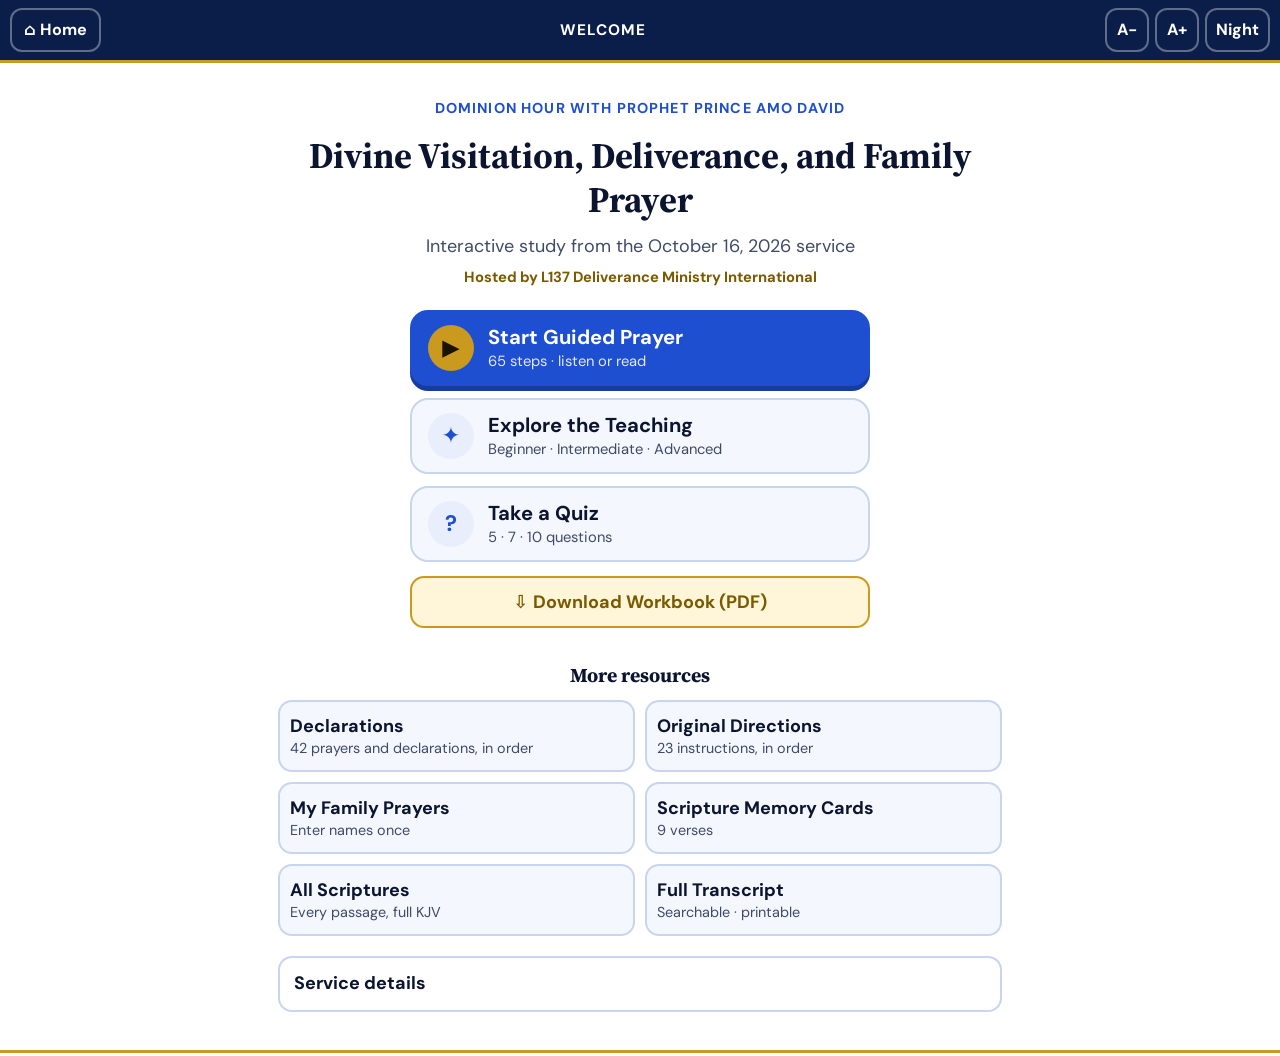
<file: index.html>
<!doctype html>
<html lang="en">
<head>
<meta charset="utf-8">
<meta name="viewport" content="width=device-width, initial-scale=1, viewport-fit=cover">
<title>Divine Visitation, Deliverance, and Family Prayer · Dominion Hour with Prophet Prince Amo David</title>
<meta name="description" content="Dominion Hour with Prophet Prince Amo David. Interactive study of the October 16, 2026 prophetic intercession service, hosted by L137 Deliverance Ministry International: divine visitation, deliverance, and family prayer. KJV Scripture, guided audio, declarations, quizzes.">
<meta name="theme-color" content="#0B1E4A">
<link rel="preconnect" href="https://fonts.googleapis.com">
<link rel="preconnect" href="https://fonts.gstatic.com" crossorigin>
<link href="https://fonts.googleapis.com/css2?family=Source+Serif+4:opsz,wght@8..60,500;8..60,700&family=DM+Sans:wght@400;500;700&display=swap" rel="stylesheet">
<link rel="icon" href="icon.svg" type="image/svg+xml">
<link rel="stylesheet" href="style.css?v=4">
</head>
<body>
<header class="topbar" id="topbar">
  <button class="tb-btn" id="btnHome" aria-label="Home">⌂ <span>Home</span></button>
  <div class="tb-title" id="tbTitle">Welcome</div>
  <div class="tb-tools">
    <button class="tb-btn sm" id="btnFontDown" aria-label="Smaller text">A−</button>
    <button class="tb-btn sm" id="btnFontUp" aria-label="Larger text">A+</button>
    <button class="tb-btn sm" id="btnTheme" aria-label="Switch day or night mode">Night</button>
  </div>
</header>
<main id="app" tabindex="-1"></main>
<div class="audiobar" id="audiobar" hidden>
  <div class="ab-status" id="abStatus" aria-live="polite">Ready</div>
  <div class="ab-row">
    <button class="ab-btn" id="abBack" aria-label="Back one part">◀◀<small>Back</small></button>
    <button class="ab-btn" id="abStop" aria-label="Stop">■<small>Stop</small></button>
    <button class="ab-main" id="abPlay" aria-label="Play">
      <svg class="ring" viewBox="0 0 64 64" aria-hidden="true"><circle class="trk" cx="32" cy="32" r="29"/><circle class="bar" id="abRing" cx="32" cy="32" r="29"/></svg>
      <span class="ab-in"><span id="abIcon">▶</span><small id="abLbl">Play</small></span>
    </button>
    <button class="ab-btn" id="abFwd" aria-label="Forward one part">▶▶<small>Forward</small></button>
    <button class="ab-btn" id="abRepeat" aria-label="Replay this step">⟲<small>Replay</small></button>
  </div>
  <div class="ab-row opts">
    <label class="ab-opt">Speed
      <select id="abRate"><option value="0.8">0.8×</option><option value="0.9">0.9×</option><option value="1" selected>1×</option><option value="1.15">1.15×</option><option value="1.3">1.3×</option></select>
    </label>
    <label class="ab-opt"><input type="checkbox" id="abAuto"> Auto-advance</label>
    <label class="ab-opt"><input type="checkbox" id="abRepeatMode" checked> Repeat pauses</label>
  </div>
</div>
<script src="data.js?v=4"></script>
<script src="audio.js?v=4"></script>
<script src="app.js?v=4"></script>
</body>
</html>
</file>
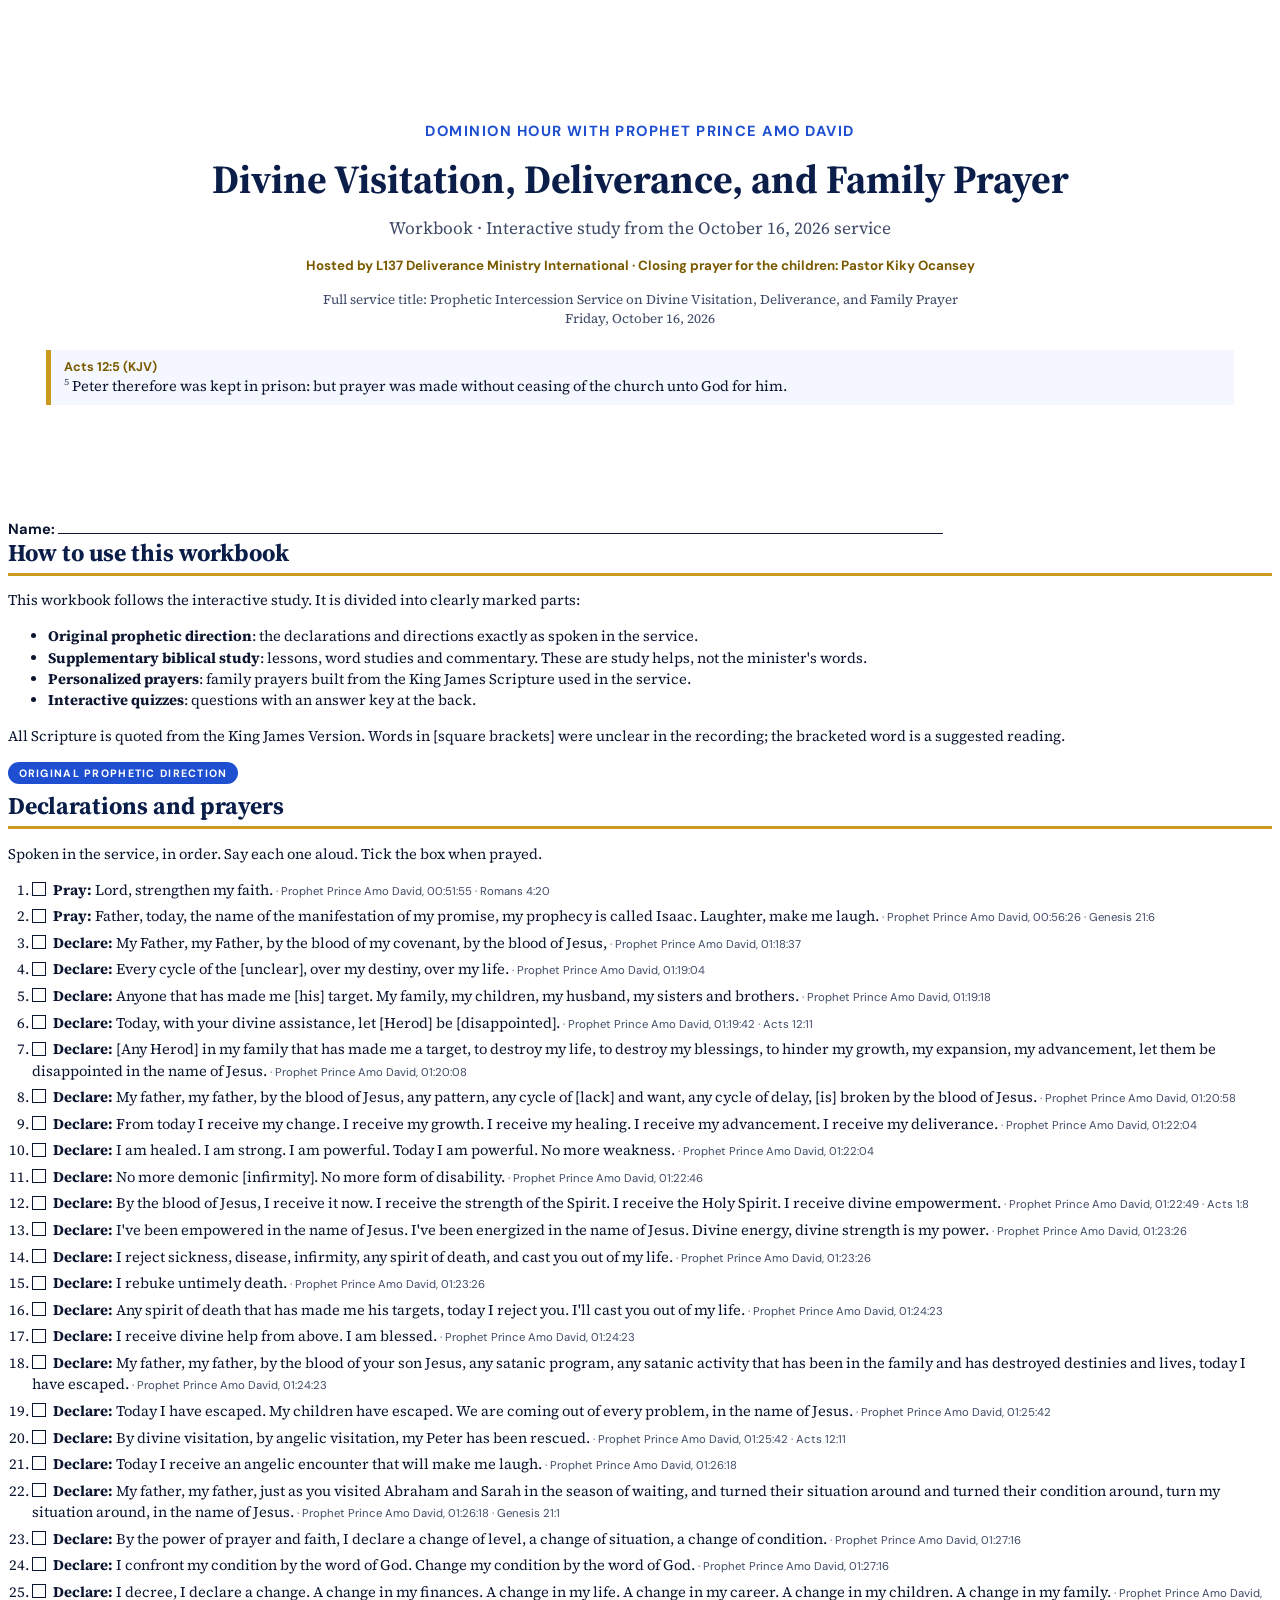
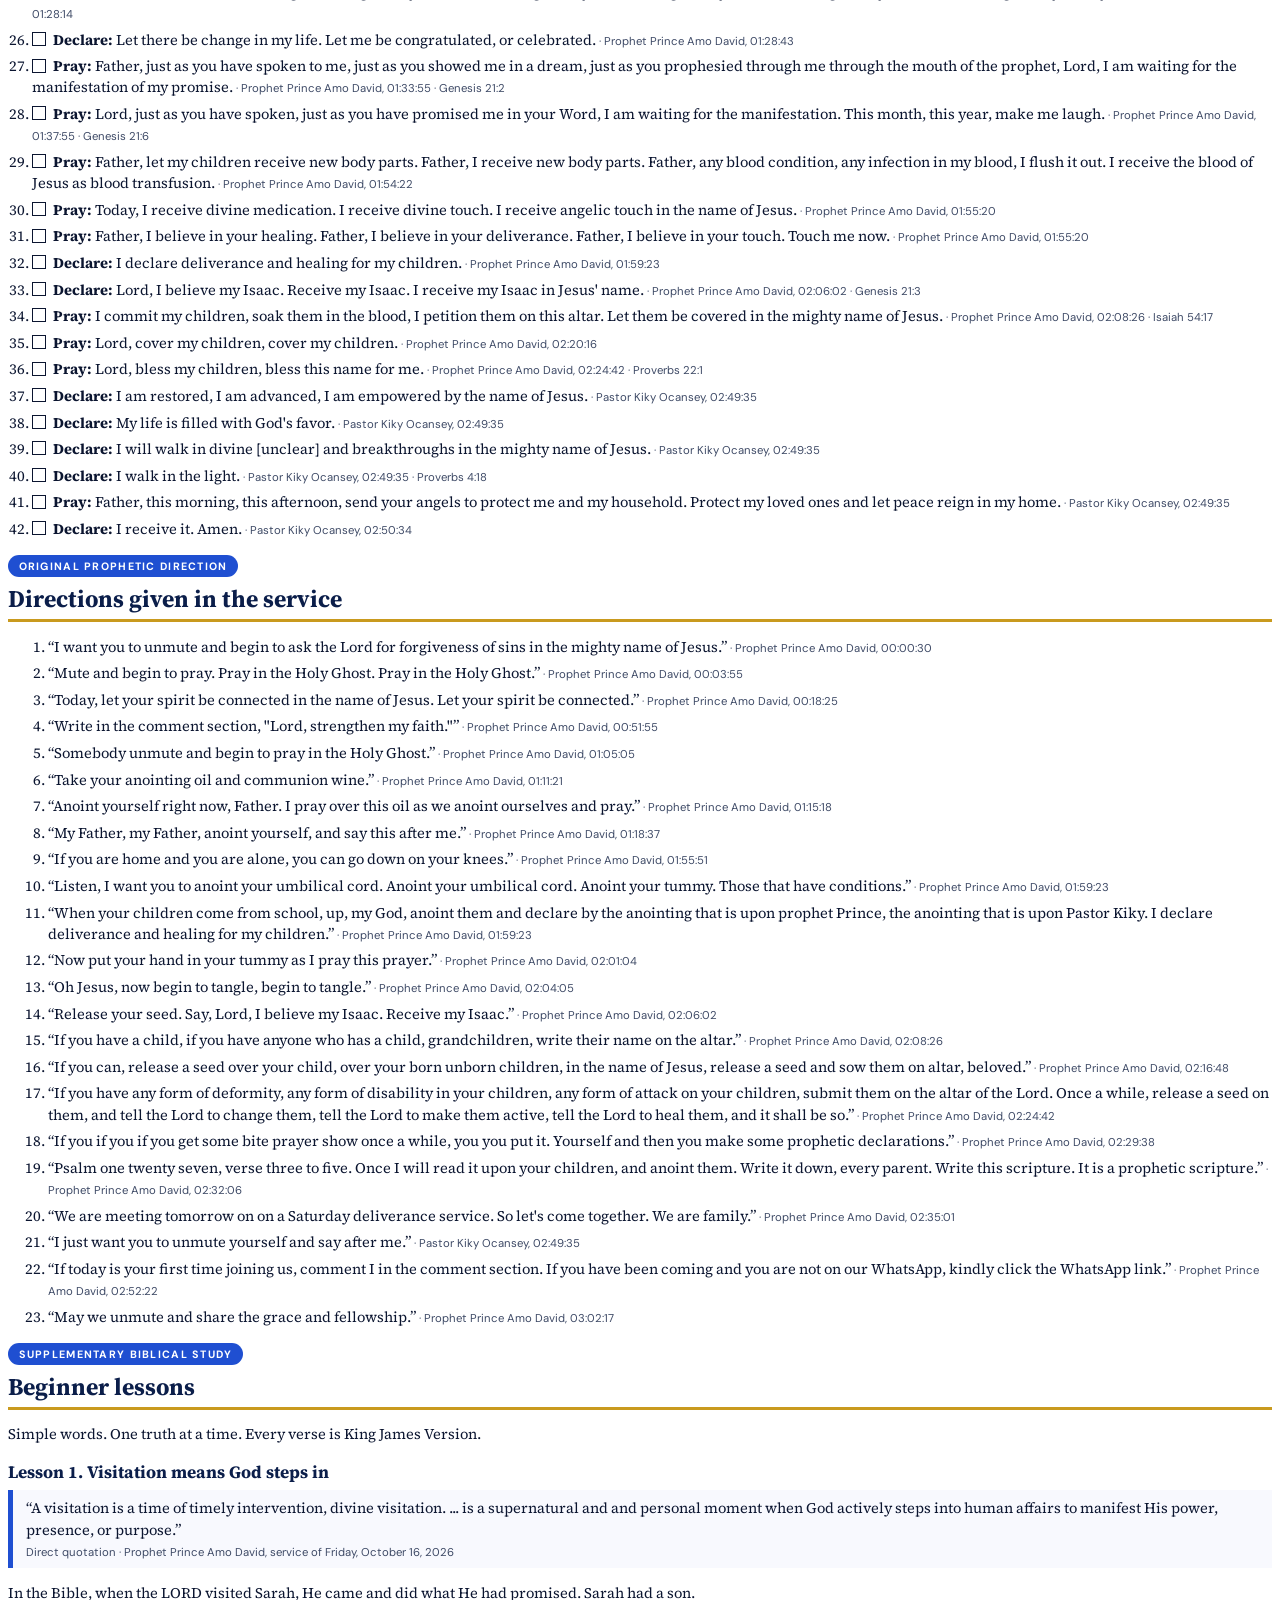
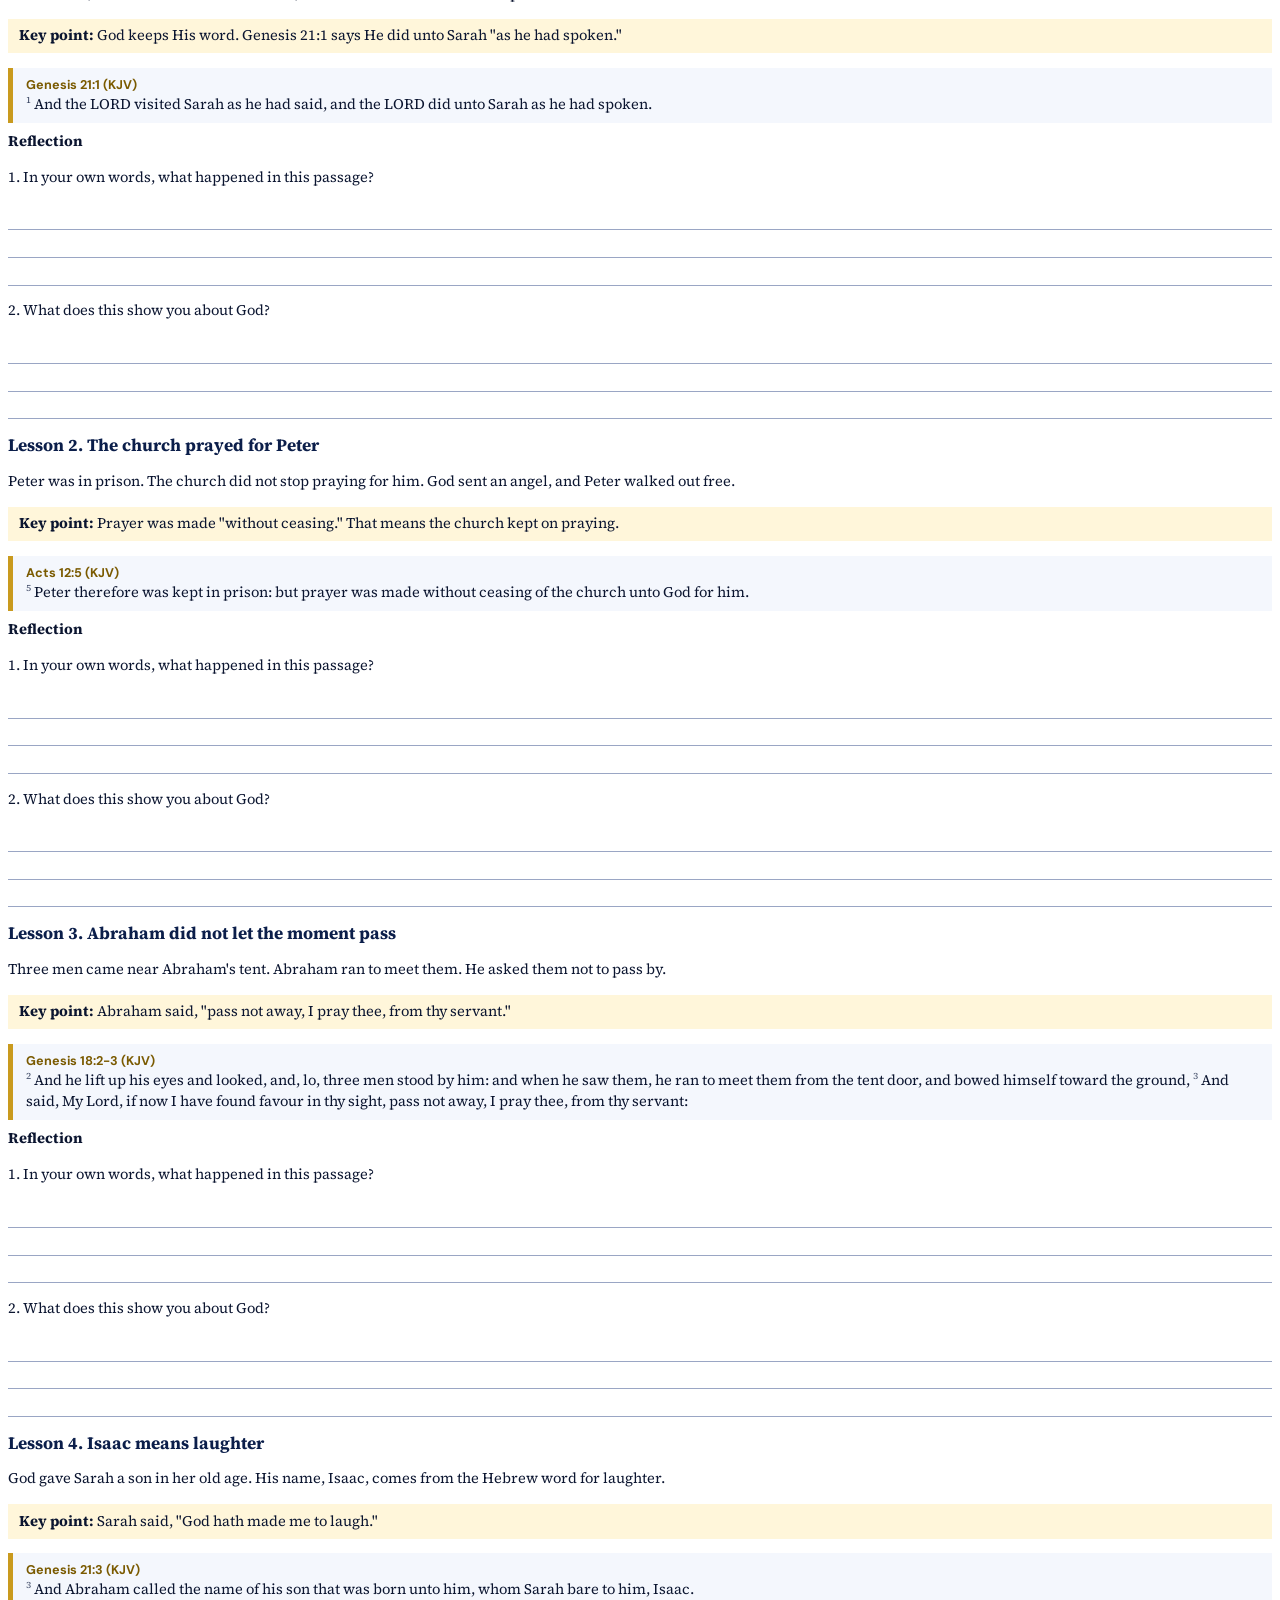
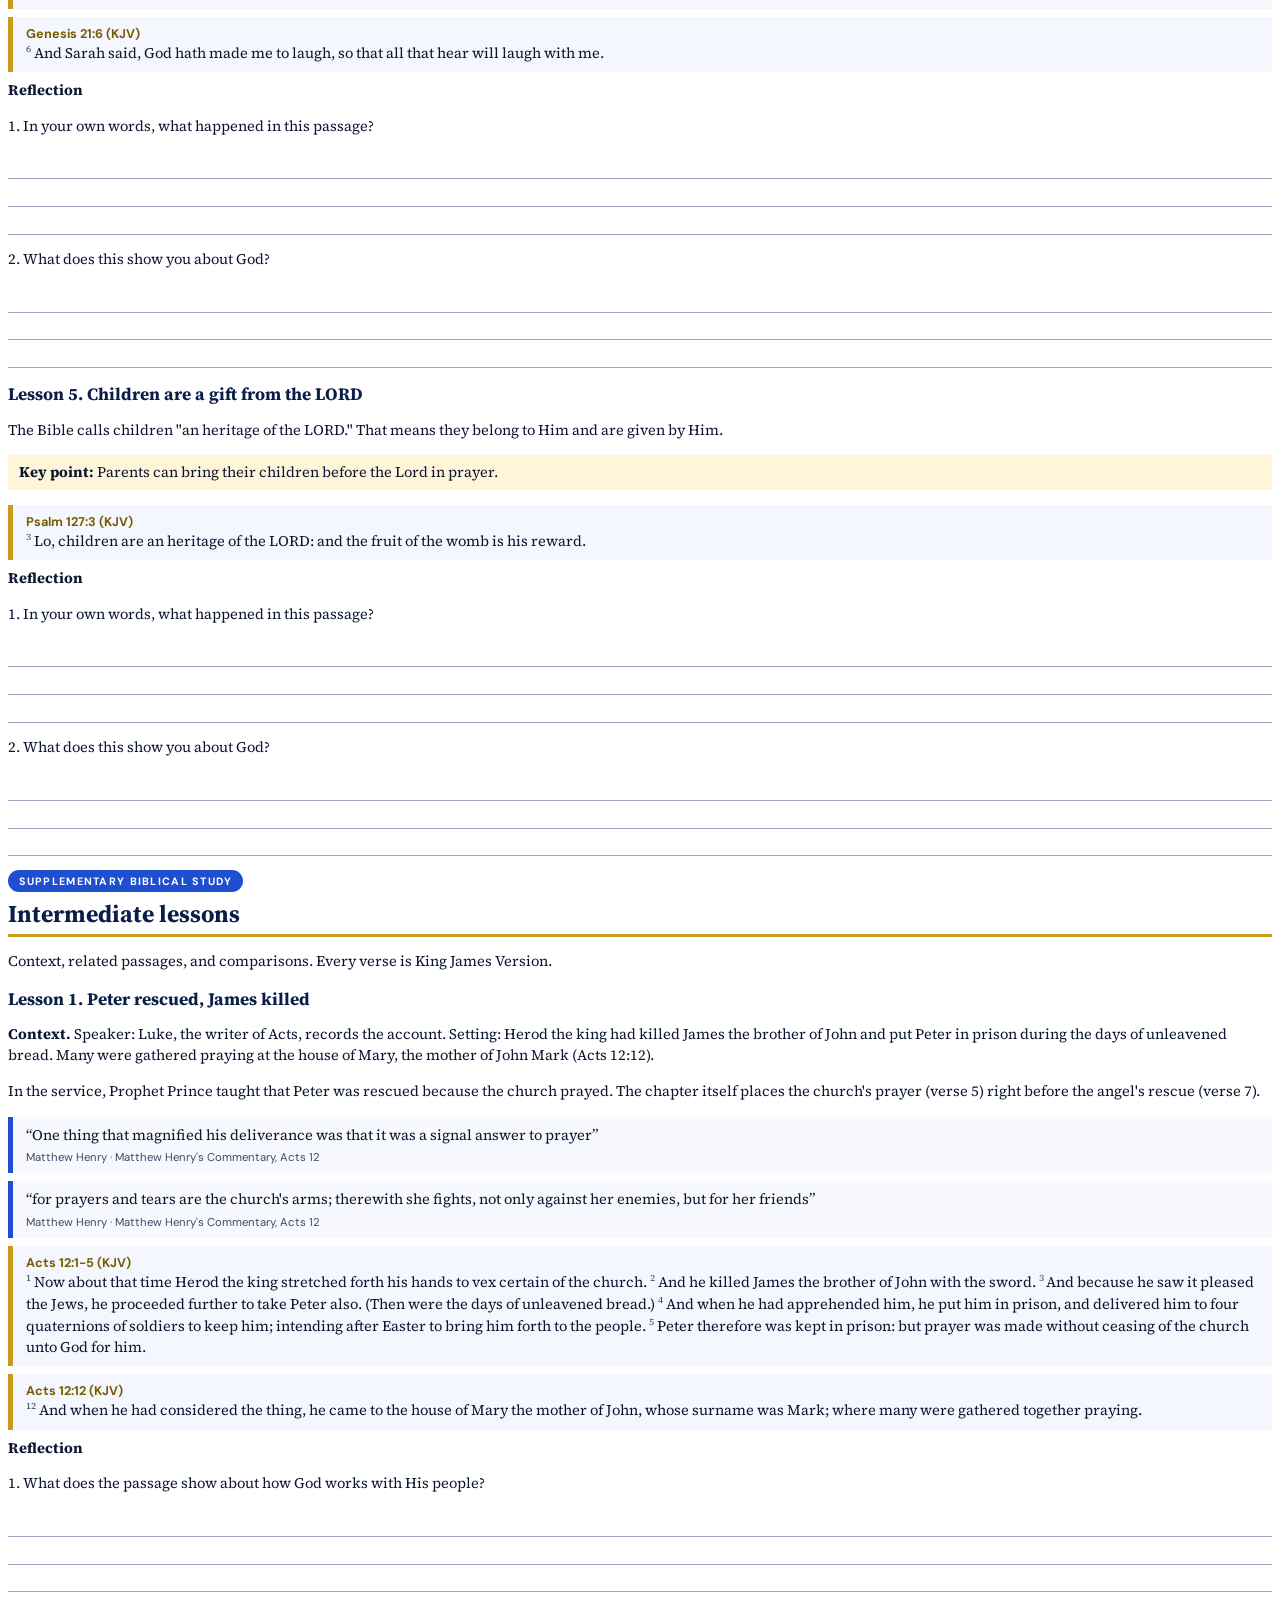
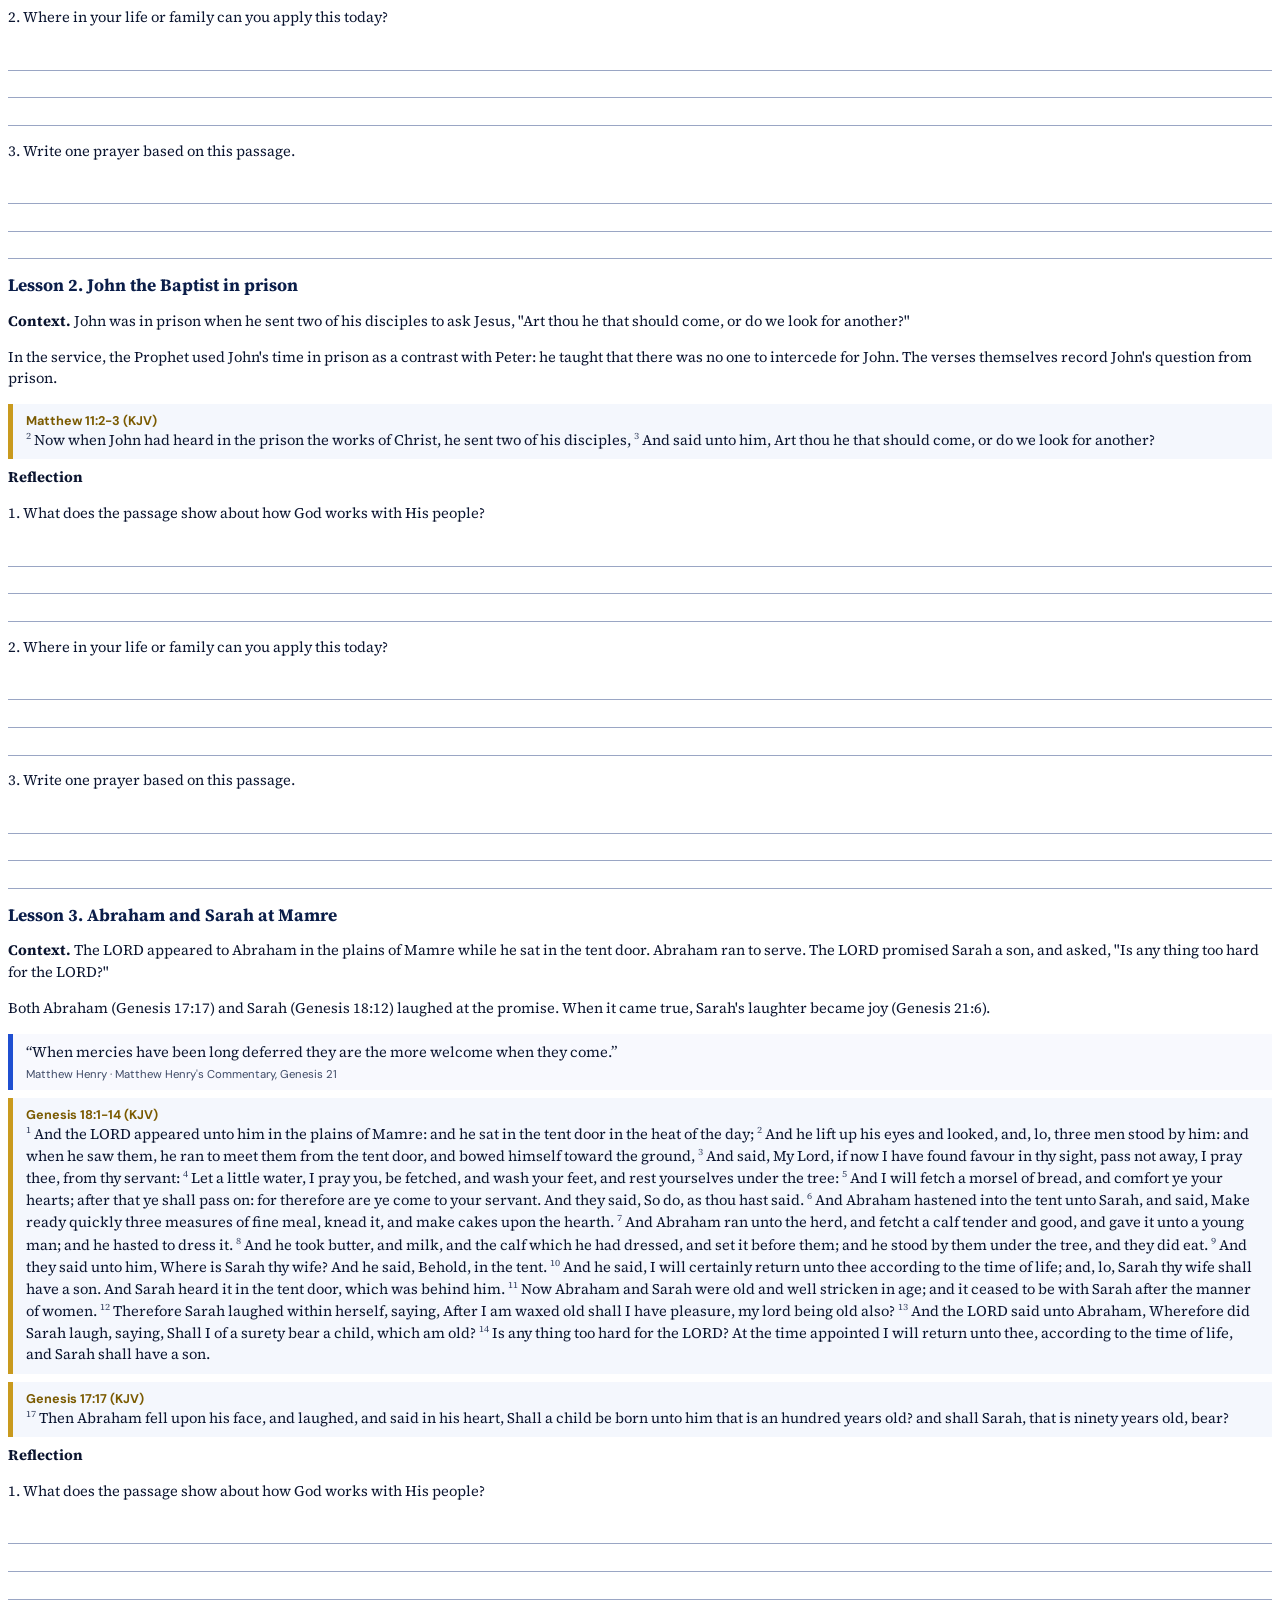
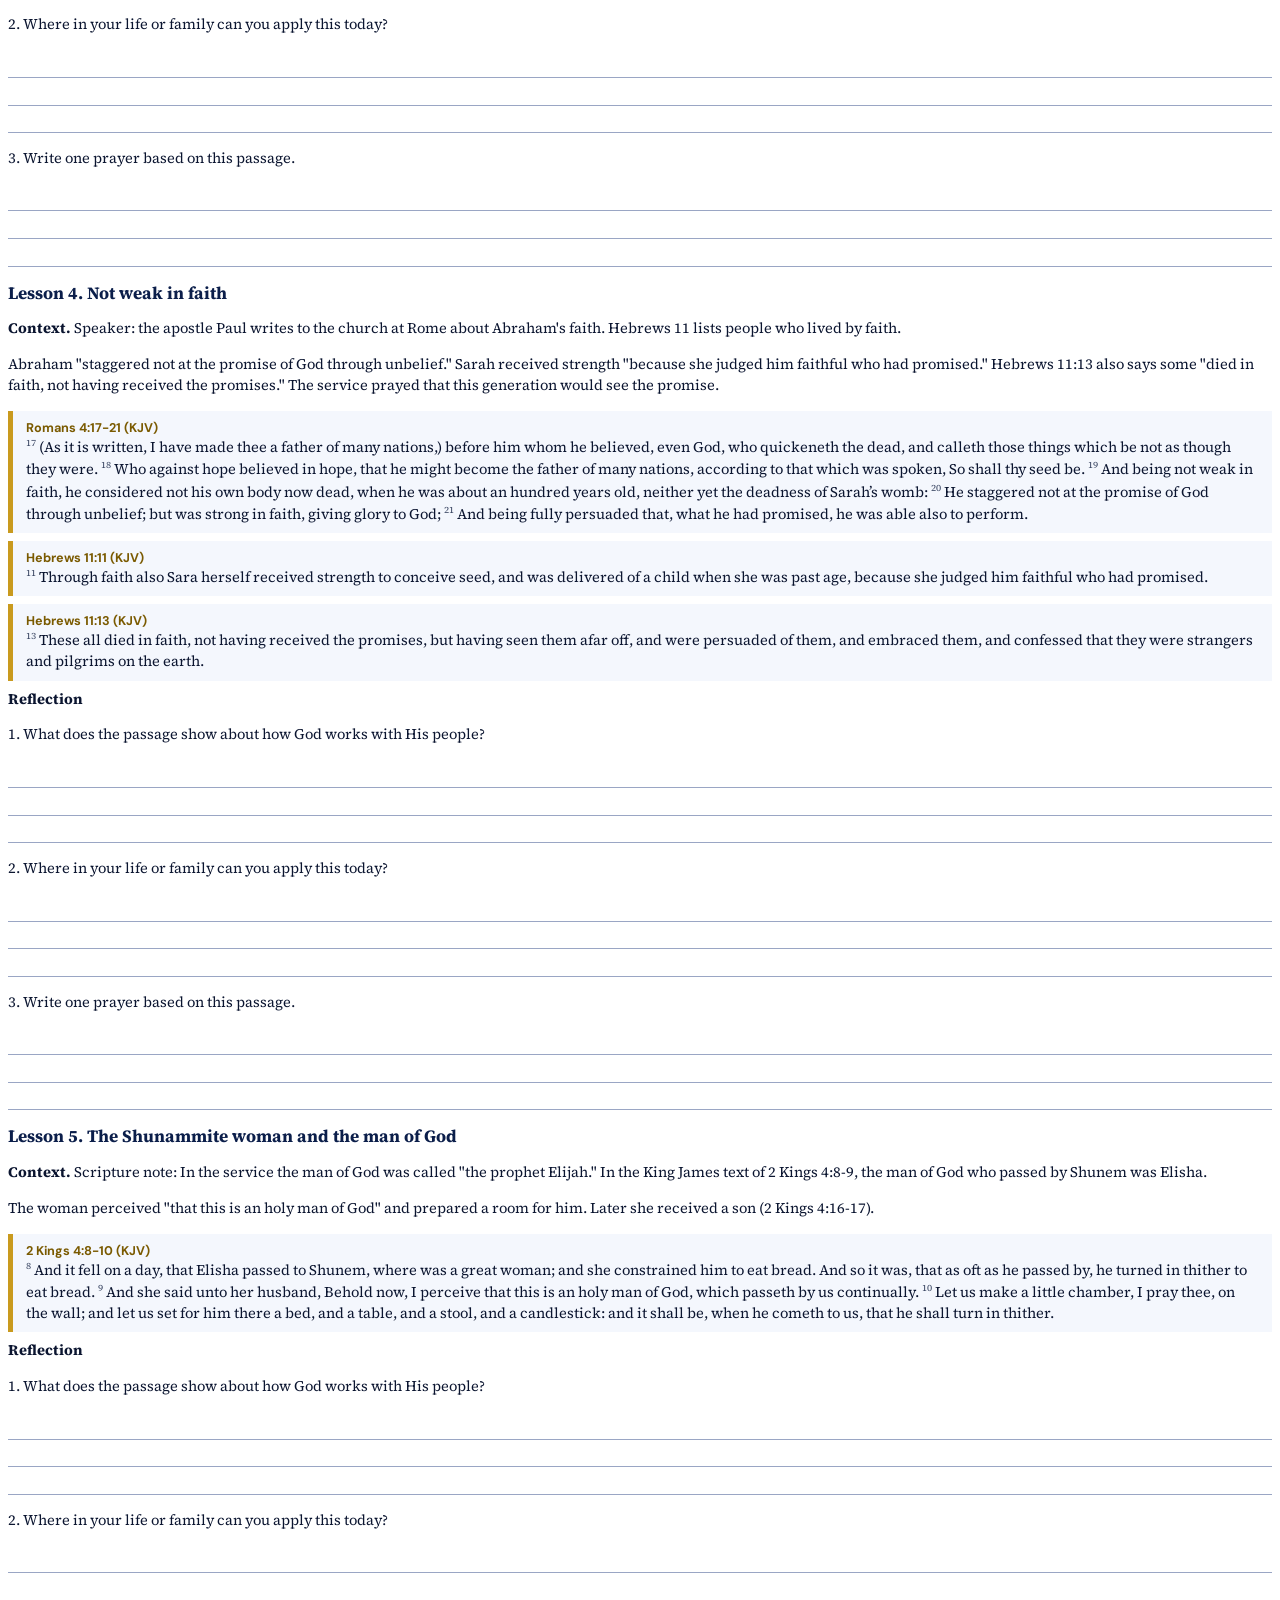
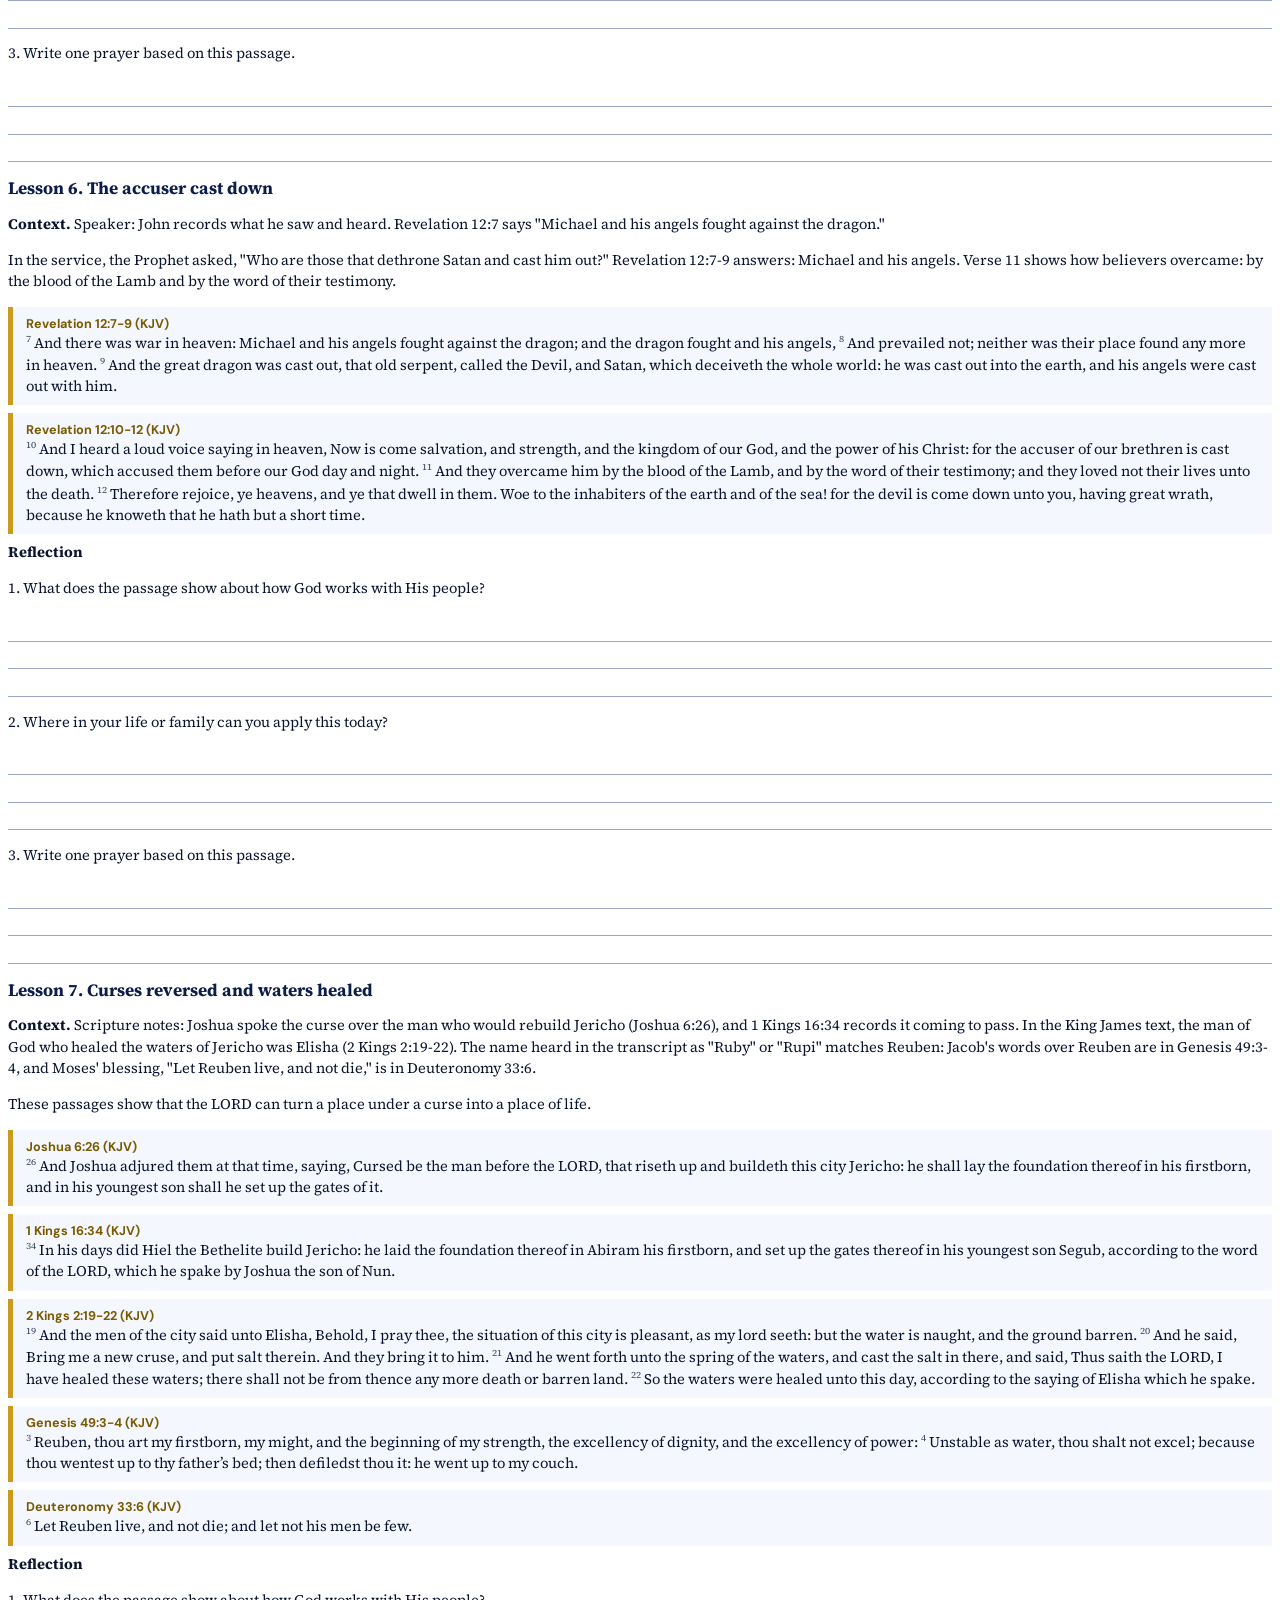
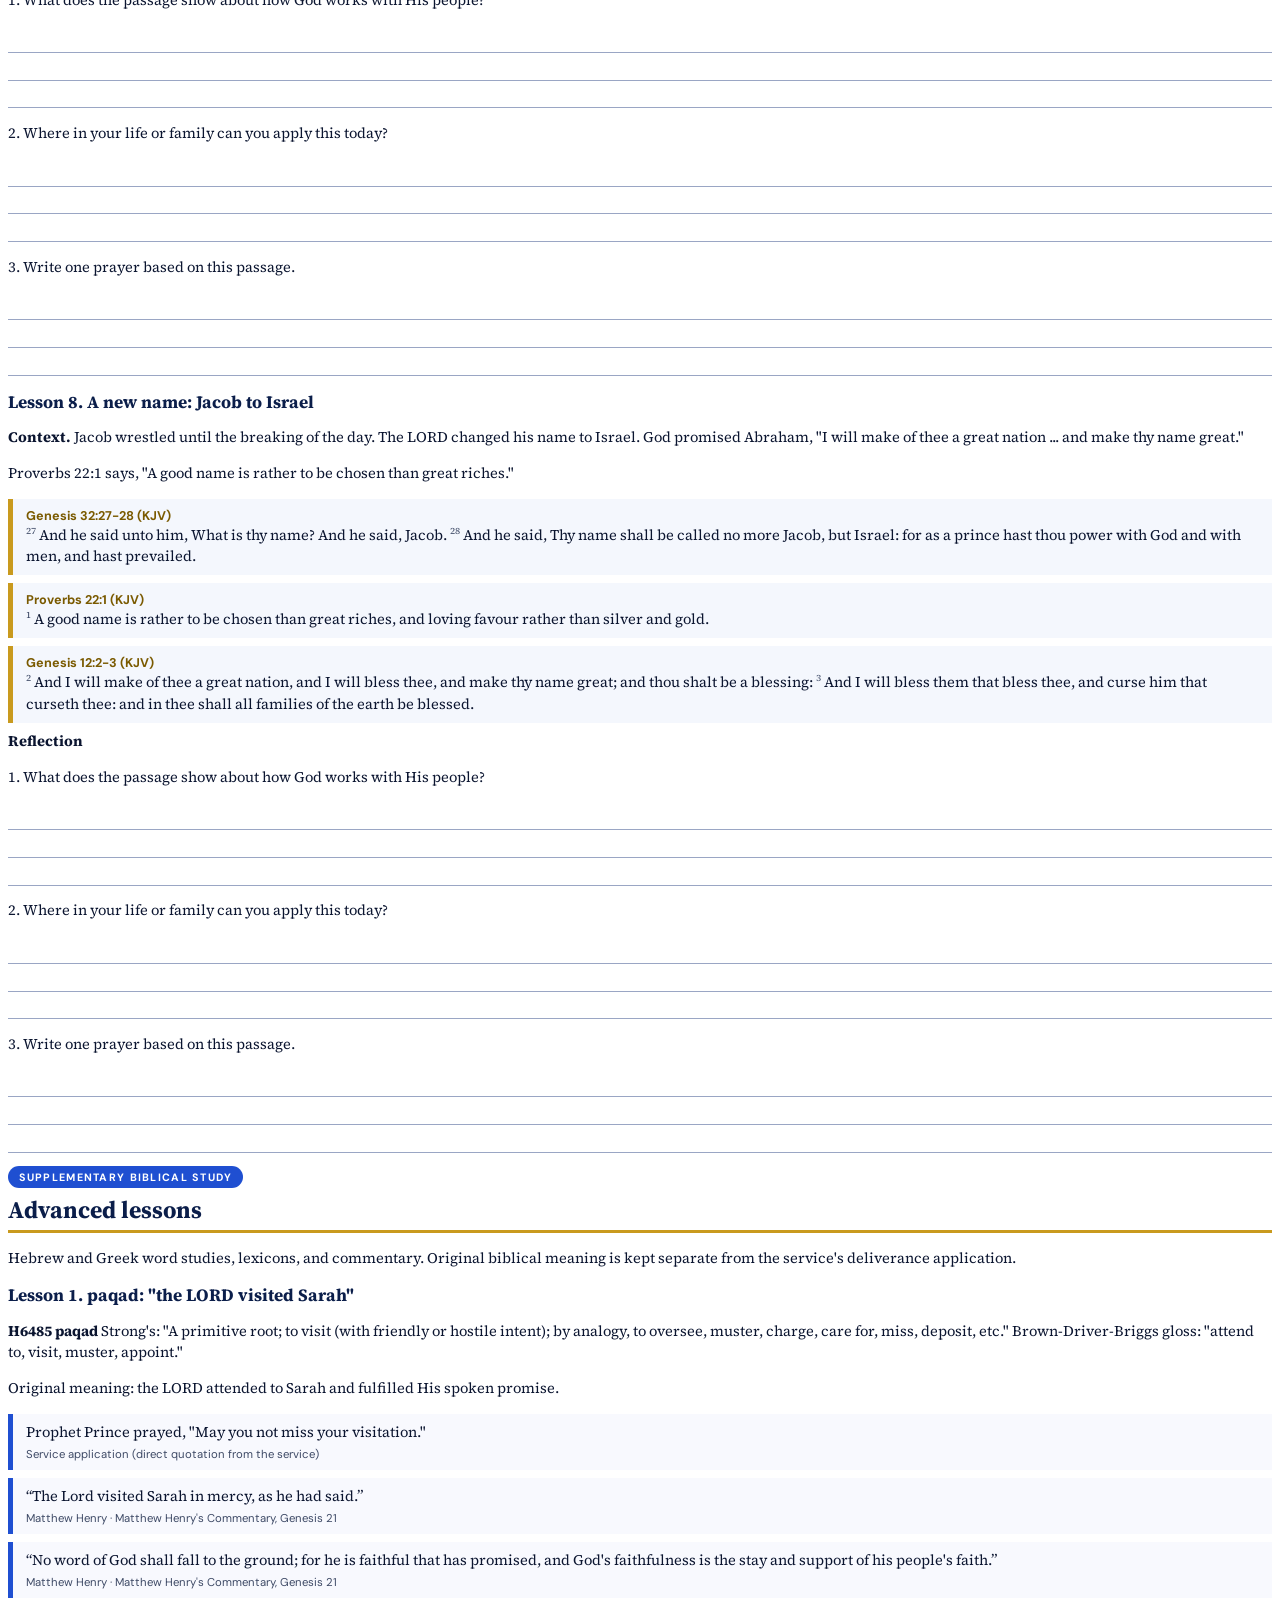
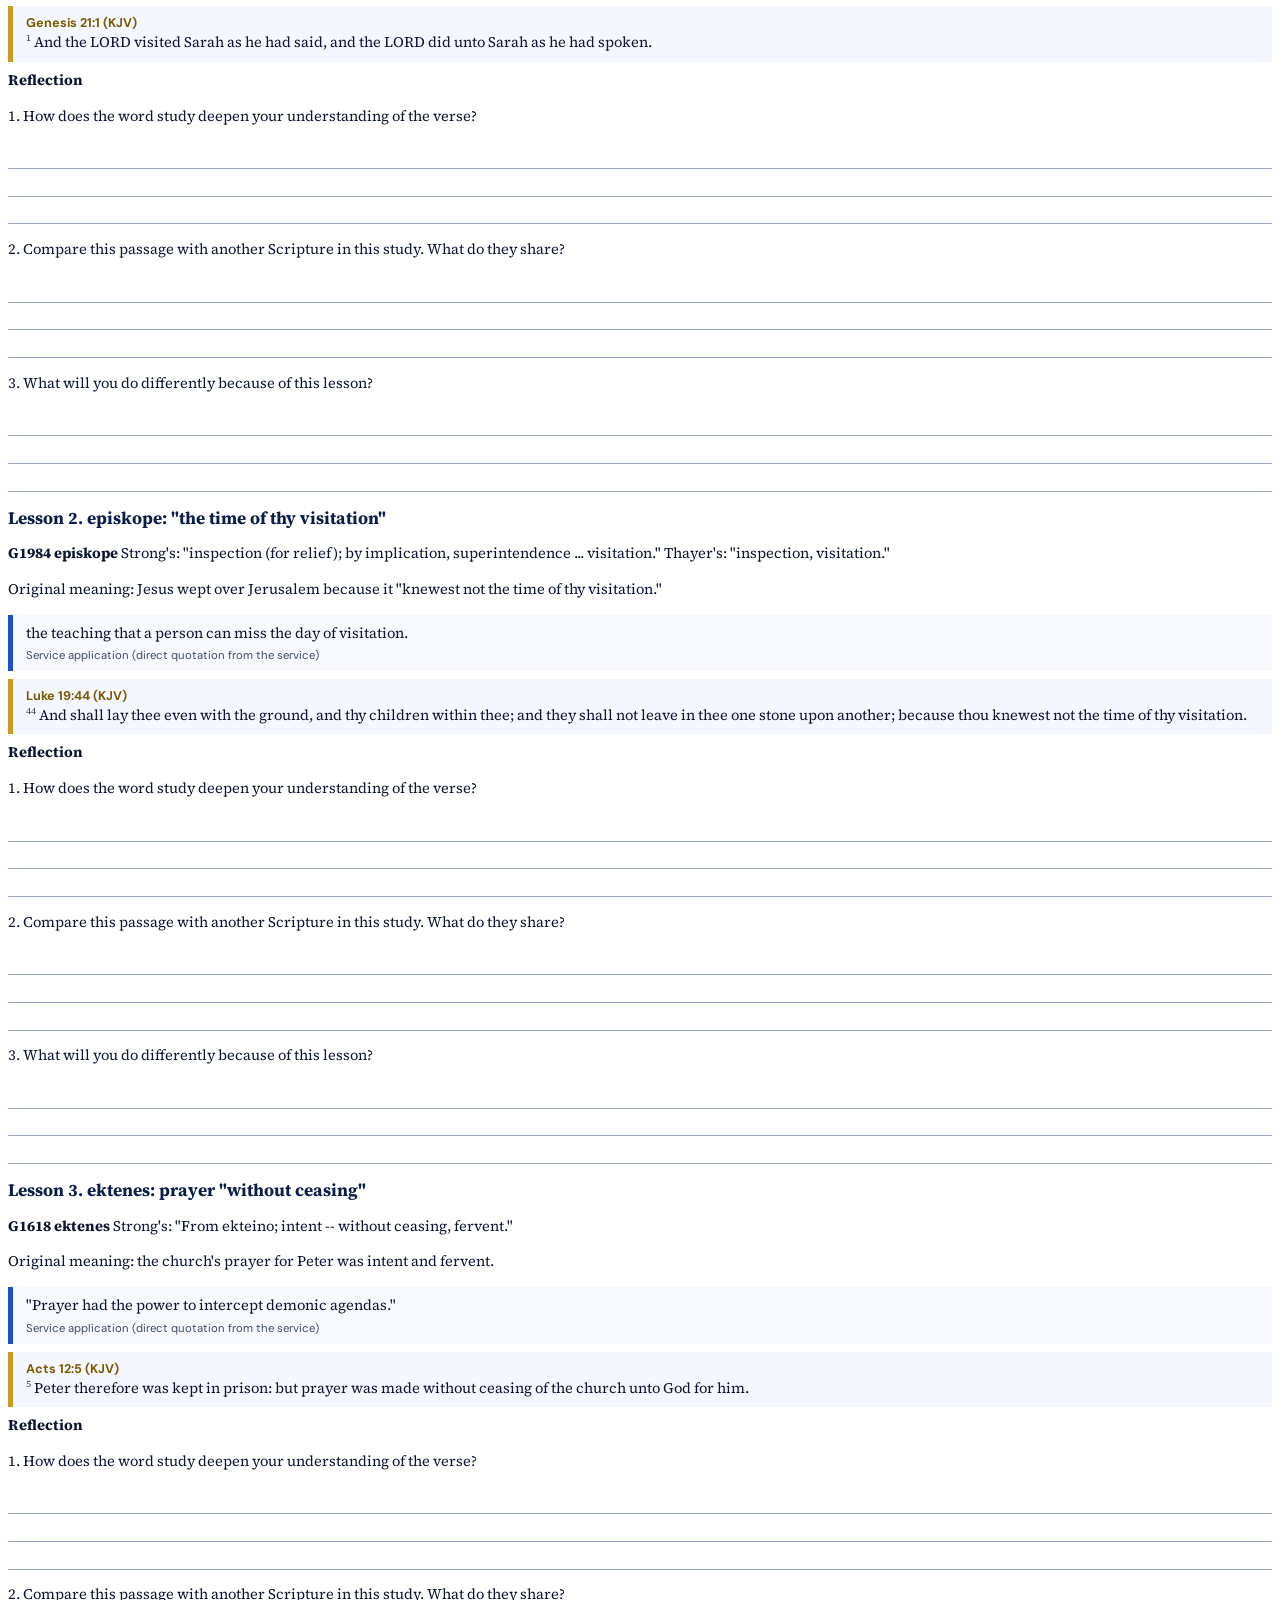
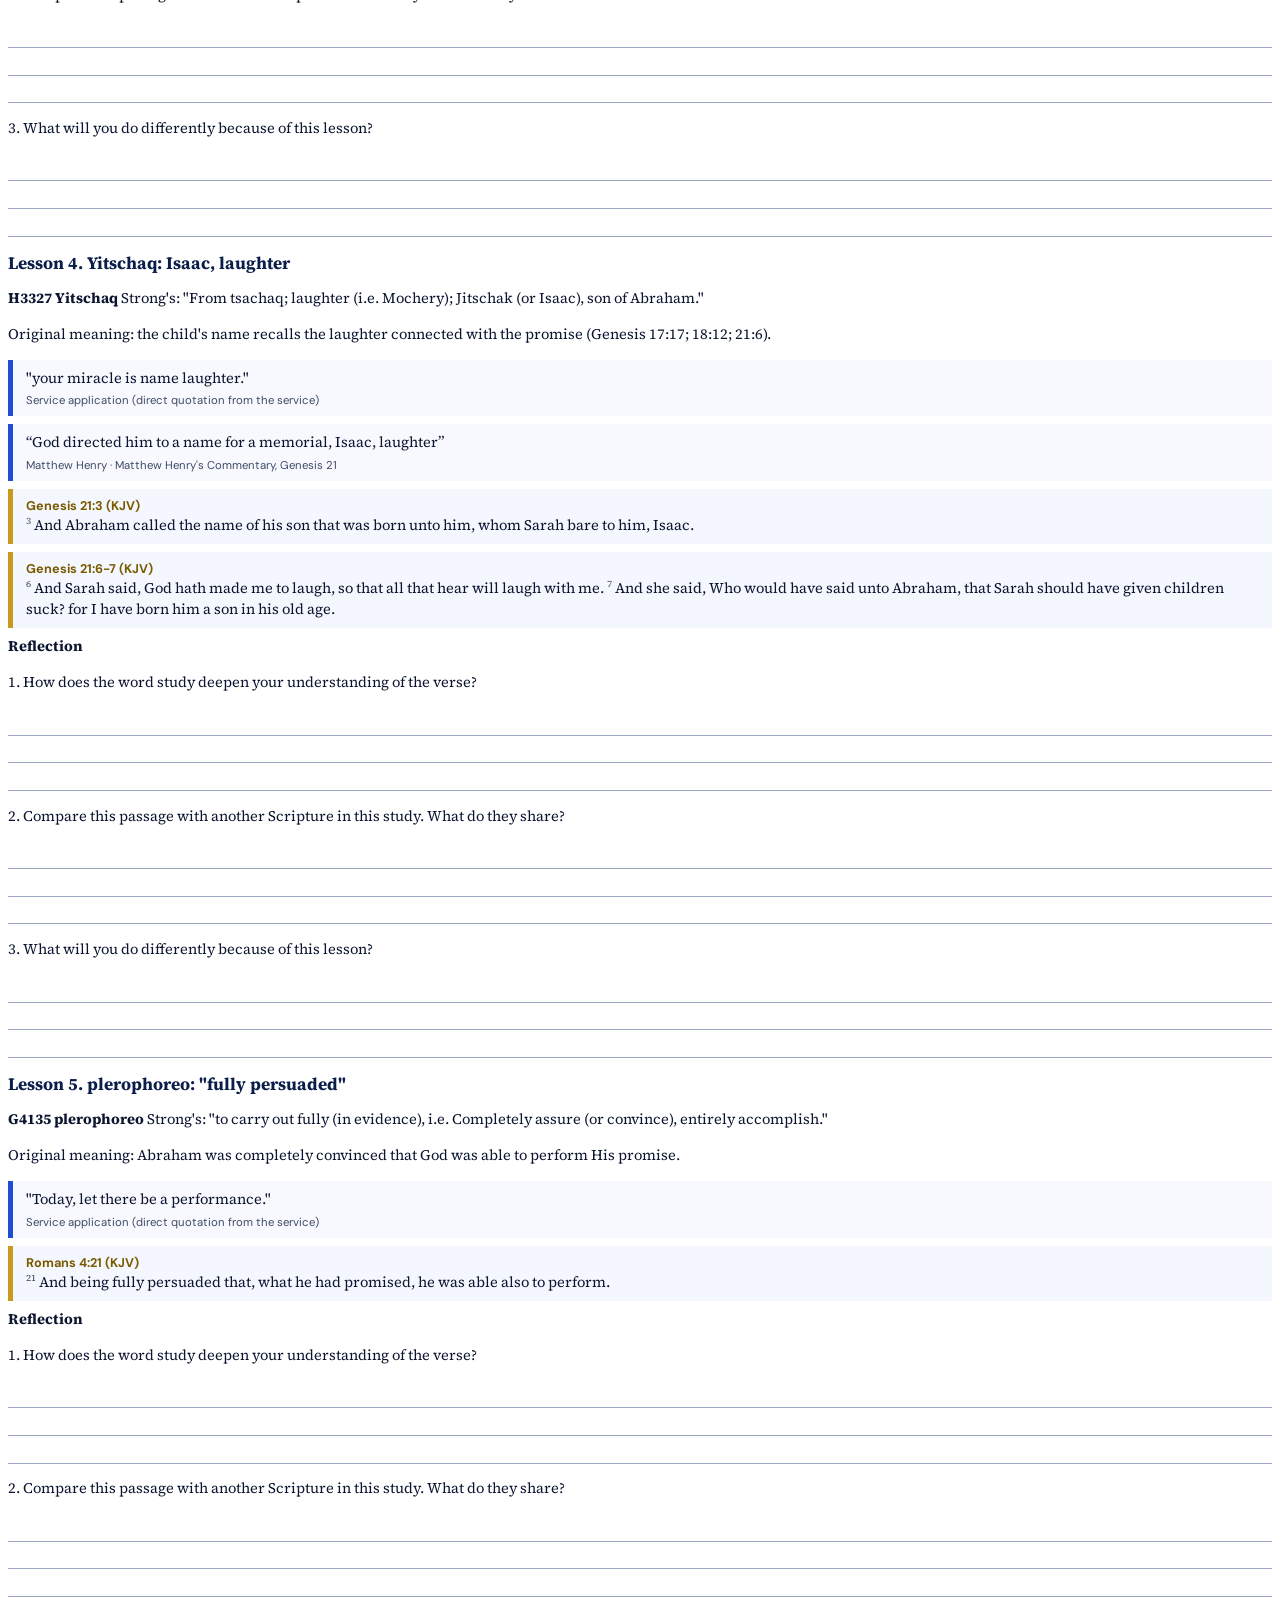
<file: print-workbook.html>
<!doctype html><html lang="en"><head><meta charset="utf-8"><title>Workbook · Divine Visitation, Deliverance, and Family Prayer</title><link href="https://fonts.googleapis.com/css2?family=Source+Serif+4:opsz,wght@8..60,500;8..60,700&family=DM+Sans:wght@400;700&display=swap" rel="stylesheet"><style>@page{size:Letter;margin:16mm 16mm 18mm}
body{font-family:"Source Serif 4",Georgia,serif;color:#0B1530;font-size:11pt;line-height:1.45}
h1,h2,h3{color:#0B1E4A;line-height:1.2} h2{font-size:18pt;border-bottom:3px solid #C99A1E;padding-bottom:4pt;margin:0 0 8pt} h3{font-size:13pt;margin:12pt 0 4pt;break-after:avoid}
.pb{break-before:page}
.cover{text-align:center;padding-top:30mm} .cover h1{font-size:30pt;margin:10pt 0} .min{font:700 11pt "DM Sans",sans-serif;letter-spacing:.1em;text-transform:uppercase;color:#1F4FD1}
.sub{font-size:13pt;color:#3E4A66}.host{font:700 10pt "DM Sans",sans-serif;color:#7A5A00;margin:12pt 0}.full{font-size:10pt;color:#3E4A66;margin-bottom:16pt}
.cover .scr{text-align:left;margin:16pt 10mm}.name{margin-top:30mm;font:700 11pt "DM Sans",sans-serif;text-align:left}.name span{display:inline-block;width:70%;border-bottom:1px solid #0B1530}
.tag{display:inline-block;font:700 8pt "DM Sans",sans-serif;letter-spacing:.12em;text-transform:uppercase;color:#fff;background:#1F4FD1;padding:3pt 8pt;border-radius:10pt;margin-bottom:6pt}
.scr{background:#F4F7FD;border-left:4pt solid #C99A1E;padding:6pt 10pt;margin:6pt 0;break-inside:avoid}.scr .ref{font:700 9.5pt "DM Sans",sans-serif;color:#7A5A00}.scr sup{font-size:7pt;color:#3E4A66;margin-right:2pt}
blockquote{margin:6pt 0;padding:6pt 10pt;border-left:4pt solid #1F4FD1;background:#F8F9FE;break-inside:avoid}blockquote cite{display:block;font:normal 8.5pt "DM Sans",sans-serif;color:#3E4A66;margin-top:3pt}
.lesson{break-inside:auto;margin-bottom:10pt}.key{background:#FFF6DA;padding:5pt 8pt}
.refl{margin-top:6pt;break-inside:avoid}.lines div{border-bottom:1px solid #9AA6C4;height:20pt}
ol.decls{padding-left:18pt}ol.decls li{margin:4pt 0;break-inside:avoid}.box{display:inline-block;width:9pt;height:9pt;border:1px solid #0B1530;margin-right:5pt;vertical-align:-1pt}.m{font:8.5pt "DM Sans",sans-serif;color:#3E4A66}
ol.dirs li{margin:4pt 0}.q{break-inside:avoid;margin:8pt 0}.q ol{margin:2pt 0}.ans{margin:4pt 0;font-size:10pt;break-inside:avoid}.refs li{font-size:9.5pt;overflow-wrap:anywhere}a{color:#1F4FD1}</style></head><body><section class="cover"><div class="min">Dominion Hour with Prophet Prince Amo David</div><h1>Divine Visitation, Deliverance, and Family Prayer</h1><div class="sub">Workbook · Interactive study from the October 16, 2026 service</div>
<div class="host">Hosted by L137 Deliverance Ministry International · Closing prayer for the children: Pastor Kiky Ocansey</div>
<div class="full">Full service title: Prophetic Intercession Service on Divine Visitation, Deliverance, and Family Prayer<br>Friday, October 16, 2026</div><div class="scr"><div class="ref">Acts 12:5 (KJV)</div><sup>5</sup>Peter therefore was kept in prison: but prayer was made without ceasing of the church unto God for him.</div>
<div class="name">Name: <span></span></div></section><section class="pb"><h2>How to use this workbook</h2>
<p>This workbook follows the interactive study. It is divided into clearly marked parts:</p>
<ul><li><b>Original prophetic direction</b>: the declarations and directions exactly as spoken in the service.</li>
<li><b>Supplementary biblical study</b>: lessons, word studies and commentary. These are study helps, not the minister's words.</li>
<li><b>Personalized prayers</b>: family prayers built from the King James Scripture used in the service.</li>
<li><b>Interactive quizzes</b>: questions with an answer key at the back.</li></ul>
<p>All Scripture is quoted from the King James Version. Words in [square brackets] were unclear in the recording; the bracketed word is a suggested reading.</p></section><section class="pb"><div class="tag">Original prophetic direction</div><h2>Declarations and prayers</h2><p>Spoken in the service, in order. Say each one aloud. Tick the box when prayed.</p><ol class="decls"><li><span class="box"></span><b>Pray:</b> Lord, strengthen my faith. <span class="m">· Prophet Prince Amo David, 00:51:55 · Romans 4:20</span></li><li><span class="box"></span><b>Pray:</b> Father, today, the name of the manifestation of my promise, my prophecy is called Isaac. Laughter, make me laugh. <span class="m">· Prophet Prince Amo David, 00:56:26 · Genesis 21:6</span></li><li><span class="box"></span><b>Declare:</b> My Father, my Father, by the blood of my covenant, by the blood of Jesus, <span class="m">· Prophet Prince Amo David, 01:18:37</span></li><li><span class="box"></span><b>Declare:</b> Every cycle of the [unclear], over my destiny, over my life. <span class="m">· Prophet Prince Amo David, 01:19:04</span></li><li><span class="box"></span><b>Declare:</b> Anyone that has made me [his] target. My family, my children, my husband, my sisters and brothers. <span class="m">· Prophet Prince Amo David, 01:19:18</span></li><li><span class="box"></span><b>Declare:</b> Today, with your divine assistance, let [Herod] be [disappointed]. <span class="m">· Prophet Prince Amo David, 01:19:42 · Acts 12:11</span></li><li><span class="box"></span><b>Declare:</b> [Any Herod] in my family that has made me a target, to destroy my life, to destroy my blessings, to hinder my growth, my expansion, my advancement, let them be disappointed in the name of Jesus. <span class="m">· Prophet Prince Amo David, 01:20:08</span></li><li><span class="box"></span><b>Declare:</b> My father, my father, by the blood of Jesus, any pattern, any cycle of [lack] and want, any cycle of delay, [is] broken by the blood of Jesus. <span class="m">· Prophet Prince Amo David, 01:20:58</span></li><li><span class="box"></span><b>Declare:</b> From today I receive my change. I receive my growth. I receive my healing. I receive my advancement. I receive my deliverance. <span class="m">· Prophet Prince Amo David, 01:22:04</span></li><li><span class="box"></span><b>Declare:</b> I am healed. I am strong. I am powerful. Today I am powerful. No more weakness. <span class="m">· Prophet Prince Amo David, 01:22:04</span></li><li><span class="box"></span><b>Declare:</b> No more demonic [infirmity]. No more form of disability. <span class="m">· Prophet Prince Amo David, 01:22:46</span></li><li><span class="box"></span><b>Declare:</b> By the blood of Jesus, I receive it now. I receive the strength of the Spirit. I receive the Holy Spirit. I receive divine empowerment. <span class="m">· Prophet Prince Amo David, 01:22:49 · Acts 1:8</span></li><li><span class="box"></span><b>Declare:</b> I&#x27;ve been empowered in the name of Jesus. I&#x27;ve been energized in the name of Jesus. Divine energy, divine strength is my power. <span class="m">· Prophet Prince Amo David, 01:23:26</span></li><li><span class="box"></span><b>Declare:</b> I reject sickness, disease, infirmity, any spirit of death, and cast you out of my life. <span class="m">· Prophet Prince Amo David, 01:23:26</span></li><li><span class="box"></span><b>Declare:</b> I rebuke untimely death. <span class="m">· Prophet Prince Amo David, 01:23:26</span></li><li><span class="box"></span><b>Declare:</b> Any spirit of death that has made me his targets, today I reject you. I&#x27;ll cast you out of my life. <span class="m">· Prophet Prince Amo David, 01:24:23</span></li><li><span class="box"></span><b>Declare:</b> I receive divine help from above. I am blessed. <span class="m">· Prophet Prince Amo David, 01:24:23</span></li><li><span class="box"></span><b>Declare:</b> My father, my father, by the blood of your son Jesus, any satanic program, any satanic activity that has been in the family and has destroyed destinies and lives, today I have escaped. <span class="m">· Prophet Prince Amo David, 01:24:23</span></li><li><span class="box"></span><b>Declare:</b> Today I have escaped. My children have escaped. We are coming out of every problem, in the name of Jesus. <span class="m">· Prophet Prince Amo David, 01:25:42</span></li><li><span class="box"></span><b>Declare:</b> By divine visitation, by angelic visitation, my Peter has been rescued. <span class="m">· Prophet Prince Amo David, 01:25:42 · Acts 12:11</span></li><li><span class="box"></span><b>Declare:</b> Today I receive an angelic encounter that will make me laugh. <span class="m">· Prophet Prince Amo David, 01:26:18</span></li><li><span class="box"></span><b>Declare:</b> My father, my father, just as you visited Abraham and Sarah in the season of waiting, and turned their situation around and turned their condition around, turn my situation around, in the name of Jesus. <span class="m">· Prophet Prince Amo David, 01:26:18 · Genesis 21:1</span></li><li><span class="box"></span><b>Declare:</b> By the power of prayer and faith, I declare a change of level, a change of situation, a change of condition. <span class="m">· Prophet Prince Amo David, 01:27:16</span></li><li><span class="box"></span><b>Declare:</b> I confront my condition by the word of God. Change my condition by the word of God. <span class="m">· Prophet Prince Amo David, 01:27:16</span></li><li><span class="box"></span><b>Declare:</b> I decree, I declare a change. A change in my finances. A change in my life. A change in my career. A change in my children. A change in my family. <span class="m">· Prophet Prince Amo David, 01:28:14</span></li><li><span class="box"></span><b>Declare:</b> Let there be change in my life. Let me be congratulated, or celebrated. <span class="m">· Prophet Prince Amo David, 01:28:43</span></li><li><span class="box"></span><b>Pray:</b> Father, just as you have spoken to me, just as you showed me in a dream, just as you prophesied through me through the mouth of the prophet, Lord, I am waiting for the manifestation of my promise. <span class="m">· Prophet Prince Amo David, 01:33:55 · Genesis 21:2</span></li><li><span class="box"></span><b>Pray:</b> Lord, just as you have spoken, just as you have promised me in your Word, I am waiting for the manifestation. This month, this year, make me laugh. <span class="m">· Prophet Prince Amo David, 01:37:55 · Genesis 21:6</span></li><li><span class="box"></span><b>Pray:</b> Father, let my children receive new body parts. Father, I receive new body parts. Father, any blood condition, any infection in my blood, I flush it out. I receive the blood of Jesus as blood transfusion. <span class="m">· Prophet Prince Amo David, 01:54:22</span></li><li><span class="box"></span><b>Pray:</b> Today, I receive divine medication. I receive divine touch. I receive angelic touch in the name of Jesus. <span class="m">· Prophet Prince Amo David, 01:55:20</span></li><li><span class="box"></span><b>Pray:</b> Father, I believe in your healing. Father, I believe in your deliverance. Father, I believe in your touch. Touch me now. <span class="m">· Prophet Prince Amo David, 01:55:20</span></li><li><span class="box"></span><b>Declare:</b> I declare deliverance and healing for my children. <span class="m">· Prophet Prince Amo David, 01:59:23</span></li><li><span class="box"></span><b>Declare:</b> Lord, I believe my Isaac. Receive my Isaac. I receive my Isaac in Jesus&#x27; name. <span class="m">· Prophet Prince Amo David, 02:06:02 · Genesis 21:3</span></li><li><span class="box"></span><b>Pray:</b> I commit my children, soak them in the blood, I petition them on this altar. Let them be covered in the mighty name of Jesus. <span class="m">· Prophet Prince Amo David, 02:08:26 · Isaiah 54:17</span></li><li><span class="box"></span><b>Pray:</b> Lord, cover my children, cover my children. <span class="m">· Prophet Prince Amo David, 02:20:16</span></li><li><span class="box"></span><b>Pray:</b> Lord, bless my children, bless this name for me. <span class="m">· Prophet Prince Amo David, 02:24:42 · Proverbs 22:1</span></li><li><span class="box"></span><b>Declare:</b> I am restored, I am advanced, I am empowered by the name of Jesus. <span class="m">· Pastor Kiky Ocansey, 02:49:35</span></li><li><span class="box"></span><b>Declare:</b> My life is filled with God&#x27;s favor. <span class="m">· Pastor Kiky Ocansey, 02:49:35</span></li><li><span class="box"></span><b>Declare:</b> I will walk in divine [unclear] and breakthroughs in the mighty name of Jesus. <span class="m">· Pastor Kiky Ocansey, 02:49:35</span></li><li><span class="box"></span><b>Declare:</b> I walk in the light. <span class="m">· Pastor Kiky Ocansey, 02:49:35 · Proverbs 4:18</span></li><li><span class="box"></span><b>Pray:</b> Father, this morning, this afternoon, send your angels to protect me and my household. Protect my loved ones and let peace reign in my home. <span class="m">· Pastor Kiky Ocansey, 02:49:35</span></li><li><span class="box"></span><b>Declare:</b> I receive it. Amen. <span class="m">· Pastor Kiky Ocansey, 02:50:34</span></li></ol></section><section class="pb"><div class="tag">Original prophetic direction</div><h2>Directions given in the service</h2><ol class="dirs"><li>“I want you to unmute and begin to ask the Lord for forgiveness of sins in the mighty name of Jesus.” <span class="m">· Prophet Prince Amo David, 00:00:30</span></li><li>“Mute and begin to pray. Pray in the Holy Ghost. Pray in the Holy Ghost.” <span class="m">· Prophet Prince Amo David, 00:03:55</span></li><li>“Today, let your spirit be connected in the name of Jesus. Let your spirit be connected.” <span class="m">· Prophet Prince Amo David, 00:18:25</span></li><li>“Write in the comment section, &quot;Lord, strengthen my faith.&quot;” <span class="m">· Prophet Prince Amo David, 00:51:55</span></li><li>“Somebody unmute and begin to pray in the Holy Ghost.” <span class="m">· Prophet Prince Amo David, 01:05:05</span></li><li>“Take your anointing oil and communion wine.” <span class="m">· Prophet Prince Amo David, 01:11:21</span></li><li>“Anoint yourself right now, Father. I pray over this oil as we anoint ourselves and pray.” <span class="m">· Prophet Prince Amo David, 01:15:18</span></li><li>“My Father, my Father, anoint yourself, and say this after me.” <span class="m">· Prophet Prince Amo David, 01:18:37</span></li><li>“If you are home and you are alone, you can go down on your knees.” <span class="m">· Prophet Prince Amo David, 01:55:51</span></li><li>“Listen, I want you to anoint your umbilical cord. Anoint your umbilical cord. Anoint your tummy. Those that have conditions.” <span class="m">· Prophet Prince Amo David, 01:59:23</span></li><li>“When your children come from school, up, my God, anoint them and declare by the anointing that is upon prophet Prince, the anointing that is upon Pastor Kiky. I declare deliverance and healing for my children.” <span class="m">· Prophet Prince Amo David, 01:59:23</span></li><li>“Now put your hand in your tummy as I pray this prayer.” <span class="m">· Prophet Prince Amo David, 02:01:04</span></li><li>“Oh Jesus, now begin to tangle, begin to tangle.” <span class="m">· Prophet Prince Amo David, 02:04:05</span></li><li>“Release your seed. Say, Lord, I believe my Isaac. Receive my Isaac.” <span class="m">· Prophet Prince Amo David, 02:06:02</span></li><li>“If you have a child, if you have anyone who has a child, grandchildren, write their name on the altar.” <span class="m">· Prophet Prince Amo David, 02:08:26</span></li><li>“If you can, release a seed over your child, over your born unborn children, in the name of Jesus, release a seed and sow them on altar, beloved.” <span class="m">· Prophet Prince Amo David, 02:16:48</span></li><li>“If you have any form of deformity, any form of disability in your children, any form of attack on your children, submit them on the altar of the Lord. Once a while, release a seed on them, and tell the Lord to change them, tell the Lord to make them active, tell the Lord to heal them, and it shall be so.” <span class="m">· Prophet Prince Amo David, 02:24:42</span></li><li>“If you if you if you get some bite prayer show once a while, you you put it. Yourself and then you make some prophetic declarations.” <span class="m">· Prophet Prince Amo David, 02:29:38</span></li><li>“Psalm one twenty seven, verse three to five. Once I will read it upon your children, and anoint them. Write it down, every parent. Write this scripture. It is a prophetic scripture.” <span class="m">· Prophet Prince Amo David, 02:32:06</span></li><li>“We are meeting tomorrow on on a Saturday deliverance service. So let&#x27;s come together. We are family.” <span class="m">· Prophet Prince Amo David, 02:35:01</span></li><li>“I just want you to unmute yourself and say after me.” <span class="m">· Pastor Kiky Ocansey, 02:49:35</span></li><li>“If today is your first time joining us, comment I in the comment section. If you have been coming and you are not on our WhatsApp, kindly click the WhatsApp link.” <span class="m">· Prophet Prince Amo David, 02:52:22</span></li><li>“May we unmute and share the grace and fellowship.” <span class="m">· Prophet Prince Amo David, 03:02:17</span></li></ol></section><section class="pb"><div class="tag">Supplementary biblical study</div><h2>Beginner lessons</h2><p>Simple words. One truth at a time. Every verse is King James Version.</p><div class="lesson"><h3>Lesson 1. Visitation means God steps in</h3><blockquote>“A visitation is a time of timely intervention, divine visitation. ... is a supernatural and and personal moment when God actively steps into human affairs to manifest His power, presence, or purpose.”<cite>Direct quotation · Prophet Prince Amo David, service of Friday, October 16, 2026</cite></blockquote><p>In the Bible, when the LORD visited Sarah, He came and did what He had promised. Sarah had a son.</p><p class="key"><b>Key point:</b> God keeps His word. Genesis 21:1 says He did unto Sarah &quot;as he had spoken.&quot;</p><div class="scr"><div class="ref">Genesis 21:1 (KJV)</div><sup>1</sup>And the LORD visited Sarah as he had said, and the LORD did unto Sarah as he had spoken.</div><div class="refl"><b>Reflection</b><p>1. In your own words, what happened in this passage?</p><div class="lines"><div></div><div></div><div></div></div><p>2. What does this show you about God?</p><div class="lines"><div></div><div></div><div></div></div></div></div><div class="lesson"><h3>Lesson 2. The church prayed for Peter</h3><p>Peter was in prison. The church did not stop praying for him. God sent an angel, and Peter walked out free.</p><p class="key"><b>Key point:</b> Prayer was made &quot;without ceasing.&quot; That means the church kept on praying.</p><div class="scr"><div class="ref">Acts 12:5 (KJV)</div><sup>5</sup>Peter therefore was kept in prison: but prayer was made without ceasing of the church unto God for him.</div><div class="refl"><b>Reflection</b><p>1. In your own words, what happened in this passage?</p><div class="lines"><div></div><div></div><div></div></div><p>2. What does this show you about God?</p><div class="lines"><div></div><div></div><div></div></div></div></div><div class="lesson"><h3>Lesson 3. Abraham did not let the moment pass</h3><p>Three men came near Abraham&#x27;s tent. Abraham ran to meet them. He asked them not to pass by.</p><p class="key"><b>Key point:</b> Abraham said, &quot;pass not away, I pray thee, from thy servant.&quot;</p><div class="scr"><div class="ref">Genesis 18:2-3 (KJV)</div><sup>2</sup>And he lift up his eyes and looked, and, lo, three men stood by him: and when he saw them, he ran to meet them from the tent door, and bowed himself toward the ground, <sup>3</sup>And said, My Lord, if now I have found favour in thy sight, pass not away, I pray thee, from thy servant:</div><div class="refl"><b>Reflection</b><p>1. In your own words, what happened in this passage?</p><div class="lines"><div></div><div></div><div></div></div><p>2. What does this show you about God?</p><div class="lines"><div></div><div></div><div></div></div></div></div><div class="lesson"><h3>Lesson 4. Isaac means laughter</h3><p>God gave Sarah a son in her old age. His name, Isaac, comes from the Hebrew word for laughter.</p><p class="key"><b>Key point:</b> Sarah said, &quot;God hath made me to laugh.&quot;</p><div class="scr"><div class="ref">Genesis 21:3 (KJV)</div><sup>3</sup>And Abraham called the name of his son that was born unto him, whom Sarah bare to him, Isaac.</div><div class="scr"><div class="ref">Genesis 21:6 (KJV)</div><sup>6</sup>And Sarah said, God hath made me to laugh, so that all that hear will laugh with me.</div><div class="refl"><b>Reflection</b><p>1. In your own words, what happened in this passage?</p><div class="lines"><div></div><div></div><div></div></div><p>2. What does this show you about God?</p><div class="lines"><div></div><div></div><div></div></div></div></div><div class="lesson"><h3>Lesson 5. Children are a gift from the LORD</h3><p>The Bible calls children &quot;an heritage of the LORD.&quot; That means they belong to Him and are given by Him.</p><p class="key"><b>Key point:</b> Parents can bring their children before the Lord in prayer.</p><div class="scr"><div class="ref">Psalm 127:3 (KJV)</div><sup>3</sup>Lo, children are an heritage of the LORD: and the fruit of the womb is his reward.</div><div class="refl"><b>Reflection</b><p>1. In your own words, what happened in this passage?</p><div class="lines"><div></div><div></div><div></div></div><p>2. What does this show you about God?</p><div class="lines"><div></div><div></div><div></div></div></div></div></section><section class="pb"><div class="tag">Supplementary biblical study</div><h2>Intermediate lessons</h2><p>Context, related passages, and comparisons. Every verse is King James Version.</p><div class="lesson"><h3>Lesson 1. Peter rescued, James killed</h3><p><b>Context.</b> Speaker: Luke, the writer of Acts, records the account. Setting: Herod the king had killed James the brother of John and put Peter in prison during the days of unleavened bread. Many were gathered praying at the house of Mary, the mother of John Mark (Acts 12:12).</p><p>In the service, Prophet Prince taught that Peter was rescued because the church prayed. The chapter itself places the church&#x27;s prayer (verse 5) right before the angel&#x27;s rescue (verse 7).</p><blockquote>“One thing that magnified his deliverance was that it was a signal answer to prayer”<cite>Matthew Henry · Matthew Henry&#x27;s Commentary, Acts 12</cite></blockquote><blockquote>“for prayers and tears are the church&#x27;s arms; therewith she fights, not only against her enemies, but for her friends”<cite>Matthew Henry · Matthew Henry&#x27;s Commentary, Acts 12</cite></blockquote><div class="scr"><div class="ref">Acts 12:1-5 (KJV)</div><sup>1</sup>Now about that time Herod the king stretched forth his hands to vex certain of the church. <sup>2</sup>And he killed James the brother of John with the sword. <sup>3</sup>And because he saw it pleased the Jews, he proceeded further to take Peter also. (Then were the days of unleavened bread.) <sup>4</sup>And when he had apprehended him, he put him in prison, and delivered him to four quaternions of soldiers to keep him; intending after Easter to bring him forth to the people. <sup>5</sup>Peter therefore was kept in prison: but prayer was made without ceasing of the church unto God for him.</div><div class="scr"><div class="ref">Acts 12:12 (KJV)</div><sup>12</sup>And when he had considered the thing, he came to the house of Mary the mother of John, whose surname was Mark; where many were gathered together praying.</div><div class="refl"><b>Reflection</b><p>1. What does the passage show about how God works with His people?</p><div class="lines"><div></div><div></div><div></div></div><p>2. Where in your life or family can you apply this today?</p><div class="lines"><div></div><div></div><div></div></div><p>3. Write one prayer based on this passage.</p><div class="lines"><div></div><div></div><div></div></div></div></div><div class="lesson"><h3>Lesson 2. John the Baptist in prison</h3><p><b>Context.</b> John was in prison when he sent two of his disciples to ask Jesus, &quot;Art thou he that should come, or do we look for another?&quot;</p><p>In the service, the Prophet used John&#x27;s time in prison as a contrast with Peter: he taught that there was no one to intercede for John. The verses themselves record John&#x27;s question from prison.</p><div class="scr"><div class="ref">Matthew 11:2-3 (KJV)</div><sup>2</sup>Now when John had heard in the prison the works of Christ, he sent two of his disciples, <sup>3</sup>And said unto him, Art thou he that should come, or do we look for another?</div><div class="refl"><b>Reflection</b><p>1. What does the passage show about how God works with His people?</p><div class="lines"><div></div><div></div><div></div></div><p>2. Where in your life or family can you apply this today?</p><div class="lines"><div></div><div></div><div></div></div><p>3. Write one prayer based on this passage.</p><div class="lines"><div></div><div></div><div></div></div></div></div><div class="lesson"><h3>Lesson 3. Abraham and Sarah at Mamre</h3><p><b>Context.</b> The LORD appeared to Abraham in the plains of Mamre while he sat in the tent door. Abraham ran to serve. The LORD promised Sarah a son, and asked, &quot;Is any thing too hard for the LORD?&quot;</p><p>Both Abraham (Genesis 17:17) and Sarah (Genesis 18:12) laughed at the promise. When it came true, Sarah&#x27;s laughter became joy (Genesis 21:6).</p><blockquote>“When mercies have been long deferred they are the more welcome when they come.”<cite>Matthew Henry · Matthew Henry&#x27;s Commentary, Genesis 21</cite></blockquote><div class="scr"><div class="ref">Genesis 18:1-14 (KJV)</div><sup>1</sup>And the LORD appeared unto him in the plains of Mamre: and he sat in the tent door in the heat of the day; <sup>2</sup>And he lift up his eyes and looked, and, lo, three men stood by him: and when he saw them, he ran to meet them from the tent door, and bowed himself toward the ground, <sup>3</sup>And said, My Lord, if now I have found favour in thy sight, pass not away, I pray thee, from thy servant: <sup>4</sup>Let a little water, I pray you, be fetched, and wash your feet, and rest yourselves under the tree: <sup>5</sup>And I will fetch a morsel of bread, and comfort ye your hearts; after that ye shall pass on: for therefore are ye come to your servant. And they said, So do, as thou hast said. <sup>6</sup>And Abraham hastened into the tent unto Sarah, and said, Make ready quickly three measures of fine meal, knead it, and make cakes upon the hearth. <sup>7</sup>And Abraham ran unto the herd, and fetcht a calf tender and good, and gave it unto a young man; and he hasted to dress it. <sup>8</sup>And he took butter, and milk, and the calf which he had dressed, and set it before them; and he stood by them under the tree, and they did eat. <sup>9</sup>And they said unto him, Where is Sarah thy wife? And he said, Behold, in the tent. <sup>10</sup>And he said, I will certainly return unto thee according to the time of life; and, lo, Sarah thy wife shall have a son. And Sarah heard it in the tent door, which was behind him. <sup>11</sup>Now Abraham and Sarah were old and well stricken in age; and it ceased to be with Sarah after the manner of women. <sup>12</sup>Therefore Sarah laughed within herself, saying, After I am waxed old shall I have pleasure, my lord being old also? <sup>13</sup>And the LORD said unto Abraham, Wherefore did Sarah laugh, saying, Shall I of a surety bear a child, which am old? <sup>14</sup>Is any thing too hard for the LORD? At the time appointed I will return unto thee, according to the time of life, and Sarah shall have a son.</div><div class="scr"><div class="ref">Genesis 17:17 (KJV)</div><sup>17</sup>Then Abraham fell upon his face, and laughed, and said in his heart, Shall a child be born unto him that is an hundred years old? and shall Sarah, that is ninety years old, bear?</div><div class="refl"><b>Reflection</b><p>1. What does the passage show about how God works with His people?</p><div class="lines"><div></div><div></div><div></div></div><p>2. Where in your life or family can you apply this today?</p><div class="lines"><div></div><div></div><div></div></div><p>3. Write one prayer based on this passage.</p><div class="lines"><div></div><div></div><div></div></div></div></div><div class="lesson"><h3>Lesson 4. Not weak in faith</h3><p><b>Context.</b> Speaker: the apostle Paul writes to the church at Rome about Abraham&#x27;s faith. Hebrews 11 lists people who lived by faith.</p><p>Abraham &quot;staggered not at the promise of God through unbelief.&quot; Sarah received strength &quot;because she judged him faithful who had promised.&quot; Hebrews 11:13 also says some &quot;died in faith, not having received the promises.&quot; The service prayed that this generation would see the promise.</p><div class="scr"><div class="ref">Romans 4:17-21 (KJV)</div><sup>17</sup>(As it is written, I have made thee a father of many nations,) before him whom he believed, even God, who quickeneth the dead, and calleth those things which be not as though they were. <sup>18</sup>Who against hope believed in hope, that he might become the father of many nations, according to that which was spoken, So shall thy seed be. <sup>19</sup>And being not weak in faith, he considered not his own body now dead, when he was about an hundred years old, neither yet the deadness of Sarah’s womb: <sup>20</sup>He staggered not at the promise of God through unbelief; but was strong in faith, giving glory to God; <sup>21</sup>And being fully persuaded that, what he had promised, he was able also to perform.</div><div class="scr"><div class="ref">Hebrews 11:11 (KJV)</div><sup>11</sup>Through faith also Sara herself received strength to conceive seed, and was delivered of a child when she was past age, because she judged him faithful who had promised.</div><div class="scr"><div class="ref">Hebrews 11:13 (KJV)</div><sup>13</sup>These all died in faith, not having received the promises, but having seen them afar off, and were persuaded of them, and embraced them, and confessed that they were strangers and pilgrims on the earth.</div><div class="refl"><b>Reflection</b><p>1. What does the passage show about how God works with His people?</p><div class="lines"><div></div><div></div><div></div></div><p>2. Where in your life or family can you apply this today?</p><div class="lines"><div></div><div></div><div></div></div><p>3. Write one prayer based on this passage.</p><div class="lines"><div></div><div></div><div></div></div></div></div><div class="lesson"><h3>Lesson 5. The Shunammite woman and the man of God</h3><p><b>Context.</b> Scripture note: In the service the man of God was called &quot;the prophet Elijah.&quot; In the King James text of 2 Kings 4:8-9, the man of God who passed by Shunem was Elisha.</p><p>The woman perceived &quot;that this is an holy man of God&quot; and prepared a room for him. Later she received a son (2 Kings 4:16-17).</p><div class="scr"><div class="ref">2 Kings 4:8-10 (KJV)</div><sup>8</sup>And it fell on a day, that Elisha passed to Shunem, where was a great woman; and she constrained him to eat bread. And so it was, that as oft as he passed by, he turned in thither to eat bread. <sup>9</sup>And she said unto her husband, Behold now, I perceive that this is an holy man of God, which passeth by us continually. <sup>10</sup>Let us make a little chamber, I pray thee, on the wall; and let us set for him there a bed, and a table, and a stool, and a candlestick: and it shall be, when he cometh to us, that he shall turn in thither.</div><div class="refl"><b>Reflection</b><p>1. What does the passage show about how God works with His people?</p><div class="lines"><div></div><div></div><div></div></div><p>2. Where in your life or family can you apply this today?</p><div class="lines"><div></div><div></div><div></div></div><p>3. Write one prayer based on this passage.</p><div class="lines"><div></div><div></div><div></div></div></div></div><div class="lesson"><h3>Lesson 6. The accuser cast down</h3><p><b>Context.</b> Speaker: John records what he saw and heard. Revelation 12:7 says &quot;Michael and his angels fought against the dragon.&quot;</p><p>In the service, the Prophet asked, &quot;Who are those that dethrone Satan and cast him out?&quot; Revelation 12:7-9 answers: Michael and his angels. Verse 11 shows how believers overcame: by the blood of the Lamb and by the word of their testimony.</p><div class="scr"><div class="ref">Revelation 12:7-9 (KJV)</div><sup>7</sup>And there was war in heaven: Michael and his angels fought against the dragon; and the dragon fought and his angels, <sup>8</sup>And prevailed not; neither was their place found any more in heaven. <sup>9</sup>And the great dragon was cast out, that old serpent, called the Devil, and Satan, which deceiveth the whole world: he was cast out into the earth, and his angels were cast out with him.</div><div class="scr"><div class="ref">Revelation 12:10-12 (KJV)</div><sup>10</sup>And I heard a loud voice saying in heaven, Now is come salvation, and strength, and the kingdom of our God, and the power of his Christ: for the accuser of our brethren is cast down, which accused them before our God day and night. <sup>11</sup>And they overcame him by the blood of the Lamb, and by the word of their testimony; and they loved not their lives unto the death. <sup>12</sup>Therefore rejoice, ye heavens, and ye that dwell in them. Woe to the inhabiters of the earth and of the sea! for the devil is come down unto you, having great wrath, because he knoweth that he hath but a short time.</div><div class="refl"><b>Reflection</b><p>1. What does the passage show about how God works with His people?</p><div class="lines"><div></div><div></div><div></div></div><p>2. Where in your life or family can you apply this today?</p><div class="lines"><div></div><div></div><div></div></div><p>3. Write one prayer based on this passage.</p><div class="lines"><div></div><div></div><div></div></div></div></div><div class="lesson"><h3>Lesson 7. Curses reversed and waters healed</h3><p><b>Context.</b> Scripture notes: Joshua spoke the curse over the man who would rebuild Jericho (Joshua 6:26), and 1 Kings 16:34 records it coming to pass. In the King James text, the man of God who healed the waters of Jericho was Elisha (2 Kings 2:19-22). The name heard in the transcript as &quot;Ruby&quot; or &quot;Rupi&quot; matches Reuben: Jacob&#x27;s words over Reuben are in Genesis 49:3-4, and Moses&#x27; blessing, &quot;Let Reuben live, and not die,&quot; is in Deuteronomy 33:6.</p><p>These passages show that the LORD can turn a place under a curse into a place of life.</p><div class="scr"><div class="ref">Joshua 6:26 (KJV)</div><sup>26</sup>And Joshua adjured them at that time, saying, Cursed be the man before the LORD, that riseth up and buildeth this city Jericho: he shall lay the foundation thereof in his firstborn, and in his youngest son shall he set up the gates of it.</div><div class="scr"><div class="ref">1 Kings 16:34 (KJV)</div><sup>34</sup>In his days did Hiel the Bethelite build Jericho: he laid the foundation thereof in Abiram his firstborn, and set up the gates thereof in his youngest son Segub, according to the word of the LORD, which he spake by Joshua the son of Nun.</div><div class="scr"><div class="ref">2 Kings 2:19-22 (KJV)</div><sup>19</sup>And the men of the city said unto Elisha, Behold, I pray thee, the situation of this city is pleasant, as my lord seeth: but the water is naught, and the ground barren. <sup>20</sup>And he said, Bring me a new cruse, and put salt therein. And they bring it to him. <sup>21</sup>And he went forth unto the spring of the waters, and cast the salt in there, and said, Thus saith the LORD, I have healed these waters; there shall not be from thence any more death or barren land. <sup>22</sup>So the waters were healed unto this day, according to the saying of Elisha which he spake.</div><div class="scr"><div class="ref">Genesis 49:3-4 (KJV)</div><sup>3</sup>Reuben, thou art my firstborn, my might, and the beginning of my strength, the excellency of dignity, and the excellency of power: <sup>4</sup>Unstable as water, thou shalt not excel; because thou wentest up to thy father’s bed; then defiledst thou it: he went up to my couch.</div><div class="scr"><div class="ref">Deuteronomy 33:6 (KJV)</div><sup>6</sup>Let Reuben live, and not die; and let not his men be few.</div><div class="refl"><b>Reflection</b><p>1. What does the passage show about how God works with His people?</p><div class="lines"><div></div><div></div><div></div></div><p>2. Where in your life or family can you apply this today?</p><div class="lines"><div></div><div></div><div></div></div><p>3. Write one prayer based on this passage.</p><div class="lines"><div></div><div></div><div></div></div></div></div><div class="lesson"><h3>Lesson 8. A new name: Jacob to Israel</h3><p><b>Context.</b> Jacob wrestled until the breaking of the day. The LORD changed his name to Israel. God promised Abraham, &quot;I will make of thee a great nation ... and make thy name great.&quot;</p><p>Proverbs 22:1 says, &quot;A good name is rather to be chosen than great riches.&quot;</p><div class="scr"><div class="ref">Genesis 32:27-28 (KJV)</div><sup>27</sup>And he said unto him, What is thy name? And he said, Jacob. <sup>28</sup>And he said, Thy name shall be called no more Jacob, but Israel: for as a prince hast thou power with God and with men, and hast prevailed.</div><div class="scr"><div class="ref">Proverbs 22:1 (KJV)</div><sup>1</sup>A good name is rather to be chosen than great riches, and loving favour rather than silver and gold.</div><div class="scr"><div class="ref">Genesis 12:2-3 (KJV)</div><sup>2</sup>And I will make of thee a great nation, and I will bless thee, and make thy name great; and thou shalt be a blessing: <sup>3</sup>And I will bless them that bless thee, and curse him that curseth thee: and in thee shall all families of the earth be blessed.</div><div class="refl"><b>Reflection</b><p>1. What does the passage show about how God works with His people?</p><div class="lines"><div></div><div></div><div></div></div><p>2. Where in your life or family can you apply this today?</p><div class="lines"><div></div><div></div><div></div></div><p>3. Write one prayer based on this passage.</p><div class="lines"><div></div><div></div><div></div></div></div></div></section><section class="pb"><div class="tag">Supplementary biblical study</div><h2>Advanced lessons</h2><p>Hebrew and Greek word studies, lexicons, and commentary. Original biblical meaning is kept separate from the service&#x27;s deliverance application.</p><div class="lesson"><h3>Lesson 1. paqad: &quot;the LORD visited Sarah&quot;</h3><p><b>H6485 paqad</b> Strong&#x27;s: &quot;A primitive root; to visit (with friendly or hostile intent); by analogy, to oversee, muster, charge, care for, miss, deposit, etc.&quot; Brown-Driver-Briggs gloss: &quot;attend to, visit, muster, appoint.&quot;</p><p>Original meaning: the LORD attended to Sarah and fulfilled His spoken promise.</p><blockquote>Prophet Prince prayed, &quot;May you not miss your visitation.&quot;<cite>Service application (direct quotation from the service)</cite></blockquote><blockquote>“The Lord visited Sarah in mercy, as he had said.”<cite>Matthew Henry · Matthew Henry&#x27;s Commentary, Genesis 21</cite></blockquote><blockquote>“No word of God shall fall to the ground; for he is faithful that has promised, and God&#x27;s faithfulness is the stay and support of his people&#x27;s faith.”<cite>Matthew Henry · Matthew Henry&#x27;s Commentary, Genesis 21</cite></blockquote><div class="scr"><div class="ref">Genesis 21:1 (KJV)</div><sup>1</sup>And the LORD visited Sarah as he had said, and the LORD did unto Sarah as he had spoken.</div><div class="refl"><b>Reflection</b><p>1. How does the word study deepen your understanding of the verse?</p><div class="lines"><div></div><div></div><div></div></div><p>2. Compare this passage with another Scripture in this study. What do they share?</p><div class="lines"><div></div><div></div><div></div></div><p>3. What will you do differently because of this lesson?</p><div class="lines"><div></div><div></div><div></div></div></div></div><div class="lesson"><h3>Lesson 2. episkope: &quot;the time of thy visitation&quot;</h3><p><b>G1984 episkope</b> Strong&#x27;s: &quot;inspection (for relief); by implication, superintendence ... visitation.&quot; Thayer&#x27;s: &quot;inspection, visitation.&quot;</p><p>Original meaning: Jesus wept over Jerusalem because it &quot;knewest not the time of thy visitation.&quot;</p><blockquote>the teaching that a person can miss the day of visitation.<cite>Service application (direct quotation from the service)</cite></blockquote><div class="scr"><div class="ref">Luke 19:44 (KJV)</div><sup>44</sup>And shall lay thee even with the ground, and thy children within thee; and they shall not leave in thee one stone upon another; because thou knewest not the time of thy visitation.</div><div class="refl"><b>Reflection</b><p>1. How does the word study deepen your understanding of the verse?</p><div class="lines"><div></div><div></div><div></div></div><p>2. Compare this passage with another Scripture in this study. What do they share?</p><div class="lines"><div></div><div></div><div></div></div><p>3. What will you do differently because of this lesson?</p><div class="lines"><div></div><div></div><div></div></div></div></div><div class="lesson"><h3>Lesson 3. ektenes: prayer &quot;without ceasing&quot;</h3><p><b>G1618 ektenes</b> Strong&#x27;s: &quot;From ekteino; intent -- without ceasing, fervent.&quot;</p><p>Original meaning: the church&#x27;s prayer for Peter was intent and fervent.</p><blockquote>&quot;Prayer had the power to intercept demonic agendas.&quot;<cite>Service application (direct quotation from the service)</cite></blockquote><div class="scr"><div class="ref">Acts 12:5 (KJV)</div><sup>5</sup>Peter therefore was kept in prison: but prayer was made without ceasing of the church unto God for him.</div><div class="refl"><b>Reflection</b><p>1. How does the word study deepen your understanding of the verse?</p><div class="lines"><div></div><div></div><div></div></div><p>2. Compare this passage with another Scripture in this study. What do they share?</p><div class="lines"><div></div><div></div><div></div></div><p>3. What will you do differently because of this lesson?</p><div class="lines"><div></div><div></div><div></div></div></div></div><div class="lesson"><h3>Lesson 4. Yitschaq: Isaac, laughter</h3><p><b>H3327 Yitschaq</b> Strong&#x27;s: &quot;From tsachaq; laughter (i.e. Mochery); Jitschak (or Isaac), son of Abraham.&quot;</p><p>Original meaning: the child&#x27;s name recalls the laughter connected with the promise (Genesis 17:17; 18:12; 21:6).</p><blockquote>&quot;your miracle is name laughter.&quot;<cite>Service application (direct quotation from the service)</cite></blockquote><blockquote>“God directed him to a name for a memorial, Isaac, laughter”<cite>Matthew Henry · Matthew Henry&#x27;s Commentary, Genesis 21</cite></blockquote><div class="scr"><div class="ref">Genesis 21:3 (KJV)</div><sup>3</sup>And Abraham called the name of his son that was born unto him, whom Sarah bare to him, Isaac.</div><div class="scr"><div class="ref">Genesis 21:6-7 (KJV)</div><sup>6</sup>And Sarah said, God hath made me to laugh, so that all that hear will laugh with me. <sup>7</sup>And she said, Who would have said unto Abraham, that Sarah should have given children suck? for I have born him a son in his old age.</div><div class="refl"><b>Reflection</b><p>1. How does the word study deepen your understanding of the verse?</p><div class="lines"><div></div><div></div><div></div></div><p>2. Compare this passage with another Scripture in this study. What do they share?</p><div class="lines"><div></div><div></div><div></div></div><p>3. What will you do differently because of this lesson?</p><div class="lines"><div></div><div></div><div></div></div></div></div><div class="lesson"><h3>Lesson 5. plerophoreo: &quot;fully persuaded&quot;</h3><p><b>G4135 plerophoreo</b> Strong&#x27;s: &quot;to carry out fully (in evidence), i.e. Completely assure (or convince), entirely accomplish.&quot;</p><p>Original meaning: Abraham was completely convinced that God was able to perform His promise.</p><blockquote>&quot;Today, let there be a performance.&quot;<cite>Service application (direct quotation from the service)</cite></blockquote><div class="scr"><div class="ref">Romans 4:21 (KJV)</div><sup>21</sup>And being fully persuaded that, what he had promised, he was able also to perform.</div><div class="refl"><b>Reflection</b><p>1. How does the word study deepen your understanding of the verse?</p><div class="lines"><div></div><div></div><div></div></div><p>2. Compare this passage with another Scripture in this study. What do they share?</p><div class="lines"><div></div><div></div><div></div></div><p>3. What will you do differently because of this lesson?</p><div class="lines"><div></div><div></div><div></div></div></div></div><div class="lesson"><h3>Lesson 6. pistos: &quot;judged him faithful&quot;</h3><p><b>G4103 pistos</b> Strong&#x27;s: &quot;believing, faithful, sure, true. ... objectively, trustworthy; subjectively, trustful.&quot;</p><p>Original meaning: Sarah counted God trustworthy, and she received strength to conceive.</p><blockquote>&quot;Today, are you judging God faithful?&quot;<cite>Service application (direct quotation from the service)</cite></blockquote><div class="scr"><div class="ref">Hebrews 11:11 (KJV)</div><sup>11</sup>Through faith also Sara herself received strength to conceive seed, and was delivered of a child when she was past age, because she judged him faithful who had promised.</div><div class="refl"><b>Reflection</b><p>1. How does the word study deepen your understanding of the verse?</p><div class="lines"><div></div><div></div><div></div></div><p>2. Compare this passage with another Scripture in this study. What do they share?</p><div class="lines"><div></div><div></div><div></div></div><p>3. What will you do differently because of this lesson?</p><div class="lines"><div></div><div></div><div></div></div></div></div><div class="lesson"><h3>Lesson 7. kategoros: &quot;the accuser of our brethren&quot;</h3><p><b>G2725 kategoros</b> Strong&#x27;s: &quot;against one in the assembly, i.e. A complainant at law; specially, Satan -- accuser.&quot;</p><p>Original meaning: the one who accused the brethren before God day and night is cast down.</p><blockquote>&quot;you can only rejoice when the Lord and that battle, that demon, cast it out of your life.&quot;<cite>Service application (direct quotation from the service)</cite></blockquote><div class="scr"><div class="ref">Revelation 12:10 (KJV)</div><sup>10</sup>And I heard a loud voice saying in heaven, Now is come salvation, and strength, and the kingdom of our God, and the power of his Christ: for the accuser of our brethren is cast down, which accused them before our God day and night.</div><div class="refl"><b>Reflection</b><p>1. How does the word study deepen your understanding of the verse?</p><div class="lines"><div></div><div></div><div></div></div><p>2. Compare this passage with another Scripture in this study. What do they share?</p><div class="lines"><div></div><div></div><div></div></div><p>3. What will you do differently because of this lesson?</p><div class="lines"><div></div><div></div><div></div></div></div></div><div class="lesson"><h3>Lesson 8. nachalah: children are an &quot;heritage&quot;</h3><p><b>H5159 nachalah</b> Strong&#x27;s: &quot;properly, something inherited, i.e. (abstractly) occupancy, or (concretely) an heirloom; generally an estate, patrimony or portion.&quot;</p><p>Original meaning: children are the LORD&#x27;s inheritance given to a family.</p><blockquote>&quot;They will not be liabilities. They will be weapons. They will be assets.&quot;<cite>Service application (direct quotation from the service)</cite></blockquote><blockquote>“Children are a heritage, and a reward, and are so to be accounted, blessings and not burdens”<cite>Matthew Henry · Matthew Henry&#x27;s Commentary, Psalm 127</cite></blockquote><div class="scr"><div class="ref">Psalm 127:3-5 (KJV)</div><sup>3</sup>Lo, children are an heritage of the LORD: and the fruit of the womb is his reward. <sup>4</sup>As arrows are in the hand of a mighty man; so are children of the youth. <sup>5</sup>Happy is the man that hath his quiver full of them: they shall not be ashamed, but they shall speak with the enemies in the gate.</div><div class="refl"><b>Reflection</b><p>1. How does the word study deepen your understanding of the verse?</p><div class="lines"><div></div><div></div><div></div></div><p>2. Compare this passage with another Scripture in this study. What do they share?</p><div class="lines"><div></div><div></div><div></div></div><p>3. What will you do differently because of this lesson?</p><div class="lines"><div></div><div></div><div></div></div></div></div><div class="lesson"><h3>Lesson 9. Ya&#x27;aqob and Yisrael: a changed name</h3><p><b>H3290 / H3478 Ya&#x27;aqob / Yisrael</b> Strong&#x27;s H3290: &quot;heel-catcher (i.e. Supplanter).&quot; Strong&#x27;s H3478: &quot;he will rule as God; Jisrael, a symbolical name of Jacob.&quot;</p><p>Original meaning: the LORD renamed Jacob after he prevailed.</p><blockquote>&quot;may the angel of the Lord change your name.&quot;<cite>Service application (direct quotation from the service)</cite></blockquote><div class="scr"><div class="ref">Genesis 32:27-28 (KJV)</div><sup>27</sup>And he said unto him, What is thy name? And he said, Jacob. <sup>28</sup>And he said, Thy name shall be called no more Jacob, but Israel: for as a prince hast thou power with God and with men, and hast prevailed.</div><div class="refl"><b>Reflection</b><p>1. How does the word study deepen your understanding of the verse?</p><div class="lines"><div></div><div></div><div></div></div><p>2. Compare this passage with another Scripture in this study. What do they share?</p><div class="lines"><div></div><div></div><div></div></div><p>3. What will you do differently because of this lesson?</p><div class="lines"><div></div><div></div><div></div></div></div></div><div class="lesson"><h3>Lesson 10. Angels named in Scripture</h3><p><b> Michael and Gabriel</b> The King James Bible names two angels: Gabriel (Luke 1:19) and Michael the archangel (Jude 9; Daniel 10:13; Revelation 12:7).</p><p>Scripture note: the name Raphael, heard in the service, is not found in the 66 books of the King James Bible.</p><blockquote>angels sent to rescue, as in Acts 12:7-10.<cite>Service application (direct quotation from the service)</cite></blockquote><div class="scr"><div class="ref">Luke 1:19 (KJV)</div><sup>19</sup>And the angel answering said unto him, I am Gabriel, that stand in the presence of God; and am sent to speak unto thee, and to shew thee these glad tidings.</div><div class="scr"><div class="ref">Jude 1:9 (KJV)</div><sup>9</sup>Yet Michael the archangel, when contending with the devil he disputed about the body of Moses, durst not bring against him a railing accusation, but said, The Lord rebuke thee.</div><div class="scr"><div class="ref">Daniel 10:13 (KJV)</div><sup>13</sup>But the prince of the kingdom of Persia withstood me one and twenty days: but, lo, Michael, one of the chief princes, came to help me; and I remained there with the kings of Persia.</div><div class="refl"><b>Reflection</b><p>1. How does the word study deepen your understanding of the verse?</p><div class="lines"><div></div><div></div><div></div></div><p>2. Compare this passage with another Scripture in this study. What do they share?</p><div class="lines"><div></div><div></div><div></div></div><p>3. What will you do differently because of this lesson?</p><div class="lines"><div></div><div></div><div></div></div></div></div></section><section class="pb"><div class="tag">Personalized prayers</div><h2>My family prayers</h2><p>Write the names of those you are praying for, then pray each prayer aloud.</p><div class="lines"><div></div><div></div><div></div><div></div></div><div class="lesson"><h3>Visit my family</h3><p>Father, Your Word says that the LORD visited Sarah as He had said, and did unto Sarah as He had spoken. I bring (my name) before You. I bring (my family) before You. Do for us as You have spoken in Your Word, in the name of Jesus. Amen.</p><div class="scr"><div class="ref">Genesis 21:1 (KJV)</div><sup>1</sup>And the LORD visited Sarah as he had said, and the LORD did unto Sarah as he had spoken.</div></div><div class="lesson"><h3>Prayer without ceasing</h3><p>Father, as the church prayed without ceasing for Peter, I lift up (my family) before You. Where any of them is bound, send Your help as You sent Your angel to Peter. In the name of Jesus. Amen.</p><div class="scr"><div class="ref">Acts 12:5 (KJV)</div><sup>5</sup>Peter therefore was kept in prison: but prayer was made without ceasing of the church unto God for him.</div></div><div class="lesson"><h3>My children are an heritage</h3><p>Father, Your Word says children are an heritage of the LORD. I present (my children) to You. Let them not be ashamed. Let them speak with the enemies in the gate, in the name of Jesus. Amen.</p><div class="scr"><div class="ref">Psalm 127:3-5 (KJV)</div><sup>3</sup>Lo, children are an heritage of the LORD: and the fruit of the womb is his reward. <sup>4</sup>As arrows are in the hand of a mighty man; so are children of the youth. <sup>5</sup>Happy is the man that hath his quiver full of them: they shall not be ashamed, but they shall speak with the enemies in the gate.</div></div><div class="lesson"><h3>No weapon shall prosper</h3><p>Father, Your Word says no weapon that is formed against Your servants shall prosper. I declare this over (my name), (my spouse), (my children), (my parents), and (my loved ones), in the name of Jesus. Amen.</p><div class="scr"><div class="ref">Isaiah 54:17 (KJV)</div><sup>17</sup>No weapon that is formed against thee shall prosper; and every tongue that shall rise against thee in judgment thou shalt condemn. This is the heritage of the servants of the LORD, and their righteousness is of me, saith the LORD.</div></div><div class="lesson"><h3>Not weak in faith</h3><p>Father, Abraham staggered not at Your promise through unbelief, but was strong in faith, giving glory to God. Strengthen the faith of (my name) and (my spouse). Let us be fully persuaded that what You have promised, You are able also to perform. In the name of Jesus. Amen.</p><div class="scr"><div class="ref">Romans 4:20-21 (KJV)</div><sup>20</sup>He staggered not at the promise of God through unbelief; but was strong in faith, giving glory to God; <sup>21</sup>And being fully persuaded that, what he had promised, he was able also to perform.</div></div><div class="lesson"><h3>The path of the just</h3><p>Father, Your Word says the path of the just is as the shining light, that shineth more and more unto the perfect day. Let the path of (my children) and (my loved ones) shine more and more, in the name of Jesus. Amen.</p><div class="scr"><div class="ref">Proverbs 4:18 (KJV)</div><sup>18</sup>But the path of the just is as the shining light, that shineth more and more unto the perfect day.</div></div><div class="lesson"><h3>The LORD bless thee</h3><p>The LORD bless (my family), and keep them. The LORD make His face shine upon them, and be gracious unto them. The LORD lift up His countenance upon them, and give them peace. In the name of Jesus. Amen.</p><div class="scr"><div class="ref">Numbers 6:24-26 (KJV)</div><sup>24</sup>The LORD bless thee, and keep thee: <sup>25</sup>The LORD make his face shine upon thee, and be gracious unto thee: <sup>26</sup>The LORD lift up his countenance upon thee, and give thee peace.</div></div></section><section class="pb"><div class="tag">Supplementary biblical study</div><h2>Memory verses</h2><p>Read each verse aloud three times, then write it from memory.</p><div class="scr"><div class="ref">Acts 12:5 (KJV)</div><sup>5</sup>Peter therefore was kept in prison: but prayer was made without ceasing of the church unto God for him.</div><div class="lines"><div></div><div></div></div><div class="scr"><div class="ref">Genesis 21:1 (KJV)</div><sup>1</sup>And the LORD visited Sarah as he had said, and the LORD did unto Sarah as he had spoken.</div><div class="lines"><div></div><div></div></div><div class="scr"><div class="ref">Genesis 18:14 (KJV)</div><sup>14</sup>Is any thing too hard for the LORD? At the time appointed I will return unto thee, according to the time of life, and Sarah shall have a son.</div><div class="lines"><div></div><div></div></div><div class="scr"><div class="ref">Romans 4:20-21 (KJV)</div><sup>20</sup>He staggered not at the promise of God through unbelief; but was strong in faith, giving glory to God; <sup>21</sup>And being fully persuaded that, what he had promised, he was able also to perform.</div><div class="lines"><div></div><div></div></div><div class="scr"><div class="ref">Romans 10:17 (KJV)</div><sup>17</sup>So then faith cometh by hearing, and hearing by the word of God.</div><div class="lines"><div></div><div></div></div><div class="scr"><div class="ref">Hebrews 11:11 (KJV)</div><sup>11</sup>Through faith also Sara herself received strength to conceive seed, and was delivered of a child when she was past age, because she judged him faithful who had promised.</div><div class="lines"><div></div><div></div></div><div class="scr"><div class="ref">Revelation 12:11 (KJV)</div><sup>11</sup>And they overcame him by the blood of the Lamb, and by the word of their testimony; and they loved not their lives unto the death.</div><div class="lines"><div></div><div></div></div><div class="scr"><div class="ref">Psalm 127:3 (KJV)</div><sup>3</sup>Lo, children are an heritage of the LORD: and the fruit of the womb is his reward.</div><div class="lines"><div></div><div></div></div><div class="scr"><div class="ref">Luke 1:37 (KJV)</div><sup>37</sup>For with God nothing shall be impossible.</div><div class="lines"><div></div><div></div></div></section><section class="pb"><div class="tag">Interactive quizzes</div><h2>Beginner quiz (5 questions)</h2><div class="q"><p><b>1.</b> While Peter was kept in prison, what was the church doing?</p><ol type="A"><li>Praying without ceasing unto God for him</li><li>Sending a letter to the king</li><li>Gathering money to pay for his release</li><li>Waiting quietly for Herod to change his mind</li></ol></div><div class="q"><p><b>2.</b> Whom did the Lord send into the prison to bring Peter out?</p><ol type="A"><li>John Mark</li><li>James the brother of John</li><li>A Roman centurion</li><li>The angel of the Lord</li></ol></div><div class="q"><p><b>3.</b> Where was Abraham sitting when the LORD appeared to him in the plains of Mamre?</p><ol type="A"><li>Under a tree at Beersheba</li><li>In the tent door in the heat of the day</li><li>Beside the well at evening</li><li>At the altar in Bethel</li></ol></div><div class="q"><p><b>4.</b> What does the name Isaac mean?</p><ol type="A"><li>God hears</li><li>Laughter</li><li>Strength</li><li>Prince of God</li></ol></div><div class="q"><p><b>5.</b> Psalm 127:3 says children are what?</p><ol type="A"><li>An heritage of the LORD</li><li>A test of patience</li><li>A burden to be carried</li><li>A gift only for the wealthy</li></ol></div></section><section class="pb"><div class="tag">Interactive quizzes</div><h2>Intermediate quiz (7 questions)</h2><div class="q"><p><b>1.</b> A family member seems shut in by a hard situation, as Peter was in prison. Which response follows the pattern of Acts 12:5?</p><ol type="A"><li>Wait until the situation becomes worse before praying</li><li>Speak to the guards instead of to God</li><li>Keep praying earnestly to God for them, as the church did</li><li>Pray once, then leave it alone</li></ol></div><div class="q"><p><b>2.</b> When the three men stood by him, how did Abraham respond?</p><ol type="A"><li>He waited to see whether they would speak first</li><li>He went into the tent and closed the door</li><li>He ran to meet them, bowed, and asked them not to pass away from him</li><li>He sent a servant to ask who they were</li></ol></div><div class="q"><p><b>3.</b> Sarah laughed within herself when she heard the promise. How did the LORD answer?</p><ol type="A"><li>He asked, &quot;Is any thing too hard for the LORD?&quot; and set a time for the promise</li><li>He withdrew the promise</li><li>He said the promise would come to a later generation</li><li>He told Abraham to adopt a son</li></ol></div><div class="q"><p><b>4.</b> Someone says, &quot;My faith is weak.&quot; According to Romans 10:17, what is the way faith grows?</p><ol type="A"><li>By seeing a sign first</li><li>By waiting until circumstances change</li><li>By trying harder to feel certain</li><li>By hearing, and hearing by the word of God</li></ol></div><div class="q"><p><b>5.</b> Sarah was past age. What does Hebrews 11:11 say enabled her to conceive?</p><ol type="A"><li>Through faith, because she judged him faithful who had promised</li><li>Abraham asked for a sign</li><li>An angel touched her</li><li>She was young in spirit</li></ol></div><div class="q"><p><b>6.</b> The man at Bethesda had been sick thirty and eight years. What happened after Jesus said, &quot;Rise, take up thy bed, and walk&quot;?</p><ol type="A"><li>Immediately he was made whole, took up his bed, and walked</li><li>He asked someone to carry him home</li><li>He waited for the water to be troubled again</li><li>He was healed slowly over many days</li></ol></div><div class="q"><p><b>7.</b> Job was concerned for his children after their days of feasting. What did he do?</p><ol type="A"><li>He asked his servants to pray for them</li><li>He waited to see whether trouble would come</li><li>He rose early, sanctified them, and offered burnt offerings according to the number of them all</li><li>He scolded them and sent them away</li></ol></div></section><section class="pb"><div class="tag">Interactive quizzes</div><h2>Advanced quiz (10 questions)</h2><div class="q"><p><b>1.</b> Genesis 21:1 says the LORD &quot;visited&quot; Sarah &quot;as he had said.&quot; Strong&#x27;s H6485 (paqad) helps explain this. What does the verse teach about divine visitation?</p><ol type="A"><li>It replaces the need for a promise</li><li>It comes only to those who are young</li><li>It is a feeling with no result</li><li>God attends to His word and acts on what He has spoken</li></ol></div><div class="q"><p><b>2.</b> The words &quot;without ceasing&quot; in Acts 12:5 come from Strong&#x27;s G1618 (ektenes). What kind of prayer does that describe?</p><ol type="A"><li>Quiet and occasional</li><li>Spoken only by leaders</li><li>Brief and formal</li><li>Intent and fervent, stretched out toward God</li></ol></div><div class="q"><p><b>3.</b> In Luke 19:44 Jesus says Jerusalem &quot;knewest not the time of thy visitation&quot; (Greek episkope, G1984). What warning does this give?</p><ol type="A"><li>Visitation cannot be missed</li><li>Visitation happens only in the temple</li><li>Only prophets can receive visitation</li><li>A people can fail to recognize the time when God draws near, and suffer loss</li></ol></div><div class="q"><p><b>4.</b> Romans 4:19 says Abraham &quot;considered not his own body now dead.&quot; What do verses 20-21 describe instead?</p><ol type="A"><li>He gave up and then was surprised</li><li>He asked for proof before believing</li><li>He staggered not through unbelief, was strong in faith, and was fully persuaded God was able to perform</li><li>He waited until he felt younger</li></ol></div><div class="q"><p><b>5.</b> Revelation 12:10 calls Satan &quot;the accuser&quot; (kategoros, G2725: one who brings a charge at law). By what three things did the brethren overcome him?</p><ol type="A"><li>Michael&#x27;s sword alone</li><li>Fasting, silence, and good works</li><li>Arguing their case before men</li><li>The blood of the Lamb, the word of their testimony, and loving not their lives unto the death</li></ol></div><div class="q"><p><b>6.</b> The Hebrew nachalah (H5159), &quot;heritage&quot; in Psalm 127:3, means an inheritance or possession. How does this shape a parent&#x27;s view of children?</p><ol type="A"><li>Children are a reward earned by effort</li><li>Children belong only to the parents</li><li>Children matter only when grown</li><li>Children are an inheritance from the LORD, entrusted to the family</li></ol></div><div class="q"><p><b>7.</b> Jacob (H3290, heel-catcher or supplanter) received a new name in Genesis 32:28. What was it, and why was it given?</p><ol type="A"><li>Isaac, because he laughed</li><li>Abraham, because he would be a father of many nations</li><li>Israel, because as a prince he had power with God and with men, and had prevailed</li><li>Joseph, because God would add</li></ol></div><div class="q"><p><b>8.</b> When the Shunammite woman perceived that the man of God was holy, what did she do? (Note who the KJV names in 2 Kings 4.)</p><ol type="A"><li>She sent him away</li><li>She gave him gold</li><li>She asked her husband to build Elisha a little chamber with a bed, table, stool, and candlestick</li><li>She asked Elijah for a son</li></ol></div><div class="q"><p><b>9.</b> Joshua pronounced a curse over the rebuilding of Jericho (Joshua 6:26). Later, at Jericho, what did Elisha do when the water was naught and the ground barren?</p><ol type="A"><li>He dug a new well</li><li>He prayed that the city be destroyed</li><li>He cast salt into the spring, and the LORD said, &quot;I have healed these waters&quot;</li><li>He told the men to leave the city</li></ol></div><div class="q"><p><b>10.</b> Malachi 4:6 speaks of a turning in families. What does it describe?</p><ol type="A"><li>Families turning away from the law</li><li>Children leaving their parents</li><li>Turning the heart of the fathers to the children, and the heart of the children to their fathers</li><li>Fathers handing their duties to others</li></ol></div></section><section class="pb"><h2>Answer key</h2><div class="ans"><b>Beginner 1: A.</b> Praying without ceasing unto God for him. Acts 12:5 says prayer was made without ceasing of the church unto God for him. The next verses show God answering by sending His angel. <i>Acts 12:5-7 (KJV)</i></div><div class="ans"><b>Beginner 2: D.</b> The angel of the Lord. Acts 12:7 says the angel of the Lord came upon him, a light shined in the prison, and his chains fell off from his hands. <i>Acts 12:7-10 (KJV)</i></div><div class="ans"><b>Beginner 3: B.</b> In the tent door in the heat of the day. Genesis 18:1 says he sat in the tent door in the heat of the day. When he saw the three men, he ran to meet them. <i>Genesis 18:1-3 (KJV)</i></div><div class="ans"><b>Beginner 4: B.</b> Laughter. Strong&#x27;s H3327 gives &quot;laughter.&quot; Sarah said, &quot;God hath made me to laugh.&quot; (&quot;God hears&quot; is the meaning given for Ishmael, and &quot;prince of God&quot; relates to Israel.) <i>Genesis 21:6-7 (KJV)</i></div><div class="ans"><b>Beginner 5: A.</b> An heritage of the LORD. Children are an heritage of the LORD, and the fruit of the womb is his reward. Verse 5 adds that the man whose quiver is full of them is happy. <i>Psalm 127:3-5 (KJV)</i></div><div class="ans"><b>Intermediate 1: C.</b> Keep praying earnestly to God for them, as the church did. The church prayed without ceasing while Peter was kept in prison. In verse 11 Peter said the Lord had sent His angel and delivered him. The pattern is steady, earnest prayer to God. <i>Acts 12:5-11 (KJV)</i></div><div class="ans"><b>Intermediate 2: C.</b> He ran to meet them, bowed, and asked them not to pass away from him. Genesis 18:2-3: he ran to meet them, bowed himself toward the ground, and said, &quot;pass not away, I pray thee, from thy servant.&quot; He did not let the moment pass by. <i>Genesis 18:1-5 (KJV)</i></div><div class="ans"><b>Intermediate 3: A.</b> He asked, &quot;Is any thing too hard for the LORD?&quot; and set a time for the promise. Genesis 18:14: &quot;Is any thing too hard for the LORD? At the time appointed I will return unto thee ... and Sarah shall have a son.&quot; The doubt did not cancel the promise. <i>Genesis 18:9-14 (KJV)</i></div><div class="ans"><b>Intermediate 4: D.</b> By hearing, and hearing by the word of God. Faith cometh by hearing, and hearing by the word of God. Keeping the Word in the ear and in the mouth (Romans 10:8) is how faith is fed. <i>Romans 10:17 (KJV)</i></div><div class="ans"><b>Intermediate 5: A.</b> Through faith, because she judged him faithful who had promised. Her faith rested on the character of God: she judged Him faithful who had promised. Strong&#x27;s G4103, pistos, means trustworthy. <i>Hebrews 11:11 (KJV)</i></div><div class="ans"><b>Intermediate 6: A.</b> Immediately he was made whole, took up his bed, and walked. John 5:9 says immediately the man was made whole. Thirty-eight years of waiting ended the moment the word of Jesus came. <i>John 5:5-9 (KJV)</i></div><div class="ans"><b>Intermediate 7: C.</b> He rose early, sanctified them, and offered burnt offerings according to the number of them all. Job rose up early in the morning and offered for each child. Verse 5 ends: &quot;Thus did Job continually.&quot; Covering children in prayer was his regular practice, not a one-time act. <i>Job 1:5 (KJV)</i></div><div class="ans"><b>Advanced 1: D.</b> God attends to His word and acts on what He has spoken. Paqad means to visit, attend to, or care for. Verse 1 links the visitation twice to God&#x27;s word: &quot;as he had said&quot; and &quot;as he had spoken.&quot; Verse 2 adds &quot;at the set time.&quot; <i>Genesis 21:1-3 (KJV)</i></div><div class="ans"><b>Advanced 2: D.</b> Intent and fervent, stretched out toward God. Ektenes means intent or fervent. Matthew Henry writes that it was &quot;fervent prayer&quot; and that &quot;times of public distress and danger should be praying times with the church.&quot; <i>Acts 12:5-7 (KJV)</i></div><div class="ans"><b>Advanced 3: D.</b> A people can fail to recognize the time when God draws near, and suffer loss. Episkope means inspection or visitation. Jerusalem&#x27;s loss came &quot;because thou knewest not the time of thy visitation.&quot; Compare Abraham, who recognized the moment and ran to meet it (Genesis 18:2). <i>Luke 19:44 (KJV)</i></div><div class="ans"><b>Advanced 4: C.</b> He staggered not through unbelief, was strong in faith, and was fully persuaded God was able to perform. &quot;Fully persuaded&quot; translates plerophoreo (G4135), to be completely assured. Abraham&#x27;s attention moved from his body to God&#x27;s ability. <i>Romans 4:17-21 (KJV)</i></div><div class="ans"><b>Advanced 5: D.</b> The blood of the Lamb, the word of their testimony, and loving not their lives unto the death. Revelation 12:11 names all three. An accuser brings charges; the answer is the blood of the Lamb and a testimony held firmly. <i>Revelation 12:10-12 (KJV)</i></div><div class="ans"><b>Advanced 6: D.</b> Children are an inheritance from the LORD, entrusted to the family. Matthew Henry writes that children &quot;are so to be accounted, blessings and not burdens.&quot; Psalm 127:1 also reminds the household that except the LORD build the house, they labour in vain. <i>Psalm 127:1-5 (KJV)</i></div><div class="ans"><b>Advanced 7: C.</b> Israel, because as a prince he had power with God and with men, and had prevailed. Strong&#x27;s H3478 relates Israel to &quot;God prevails.&quot; The change of name marked a change of identity after Jacob wrestled and would not let go. <i>Genesis 32:27-28 (KJV)</i></div><div class="ans"><b>Advanced 8: C.</b> She asked her husband to build Elisha a little chamber with a bed, table, stool, and candlestick. Her honor was practical and generous. The service named Elijah; 2 Kings 4:8-9 in the King James text names Elisha. <i>2 Kings 4:8-10 (KJV)</i></div><div class="ans"><b>Advanced 9: C.</b> He cast salt into the spring, and the LORD said, &quot;I have healed these waters&quot;. 2 Kings 2:21: &quot;there shall not be from thence any more death or barren land.&quot; The same place that carried a curse received healing by the word of the LORD. <i>2 Kings 2:19-22 (KJV)</i></div><div class="ans"><b>Advanced 10: C.</b> Turning the heart of the fathers to the children, and the heart of the children to their fathers. The verse describes restoration in both directions: fathers to children and children to fathers. It is a fitting word for family prayer. <i>Malachi 4:6 (KJV)</i></div></section><section class="pb"><h2>References</h2><ul class="refs"><li>Scripture: King James Version (public domain), text from <a href="https://bible-api.com">bible-api.com</a>.</li><li>Matthew Henry&#x27;s Commentary, Acts 12: <a href="https://www.biblestudytools.com/commentaries/matthew-henry-complete/acts/12.html">https://www.biblestudytools.com/commentaries/matthew-henry-complete/acts/12.html</a></li><li>Matthew Henry&#x27;s Commentary, Genesis 21: <a href="https://www.biblestudytools.com/commentaries/matthew-henry-complete/genesis/21.html">https://www.biblestudytools.com/commentaries/matthew-henry-complete/genesis/21.html</a></li><li>Matthew Henry&#x27;s Commentary, Psalm 127: <a href="https://www.biblestudytools.com/commentaries/matthew-henry-complete/psalms/127.html">https://www.biblestudytools.com/commentaries/matthew-henry-complete/psalms/127.html</a></li><li>Strong&#x27;s H6485 paqad (with Brown-Driver-Briggs gloss): <a href="https://biblehub.com/hebrew/6485.htm">https://biblehub.com/hebrew/6485.htm</a></li><li>Strong&#x27;s G1984 episkope (with Thayer&#x27;s definition): <a href="https://biblehub.com/greek/1984.htm">https://biblehub.com/greek/1984.htm</a></li><li>Strong&#x27;s H3327 Yitschaq: <a href="https://biblehub.com/hebrew/3327.htm">https://biblehub.com/hebrew/3327.htm</a></li><li>Strong&#x27;s G1618 ektenes: <a href="https://biblehub.com/greek/1618.htm">https://biblehub.com/greek/1618.htm</a></li><li>Strong&#x27;s G4135 plerophoreo: <a href="https://biblehub.com/greek/4135.htm">https://biblehub.com/greek/4135.htm</a></li><li>Strong&#x27;s G4103 pistos: <a href="https://biblehub.com/greek/4103.htm">https://biblehub.com/greek/4103.htm</a></li><li>Strong&#x27;s G2725 kategoros: <a href="https://biblehub.com/greek/2725.htm">https://biblehub.com/greek/2725.htm</a></li><li>Strong&#x27;s H5159 nachalah: <a href="https://biblehub.com/hebrew/5159.htm">https://biblehub.com/hebrew/5159.htm</a></li><li>Strong&#x27;s H3290 Ya&#x27;aqob: <a href="https://biblehub.com/hebrew/3290.htm">https://biblehub.com/hebrew/3290.htm</a></li><li>Strong&#x27;s H3478 Yisrael: <a href="https://biblehub.com/hebrew/3478.htm">https://biblehub.com/hebrew/3478.htm</a></li></ul><p>Interactive study: <a href="https://5hcmm8b9nj-wq.github.io/l137-divine-visitation-october-16-2026/">https://5hcmm8b9nj-wq.github.io/l137-divine-visitation-october-16-2026/</a></p></section></body></html>
</file>
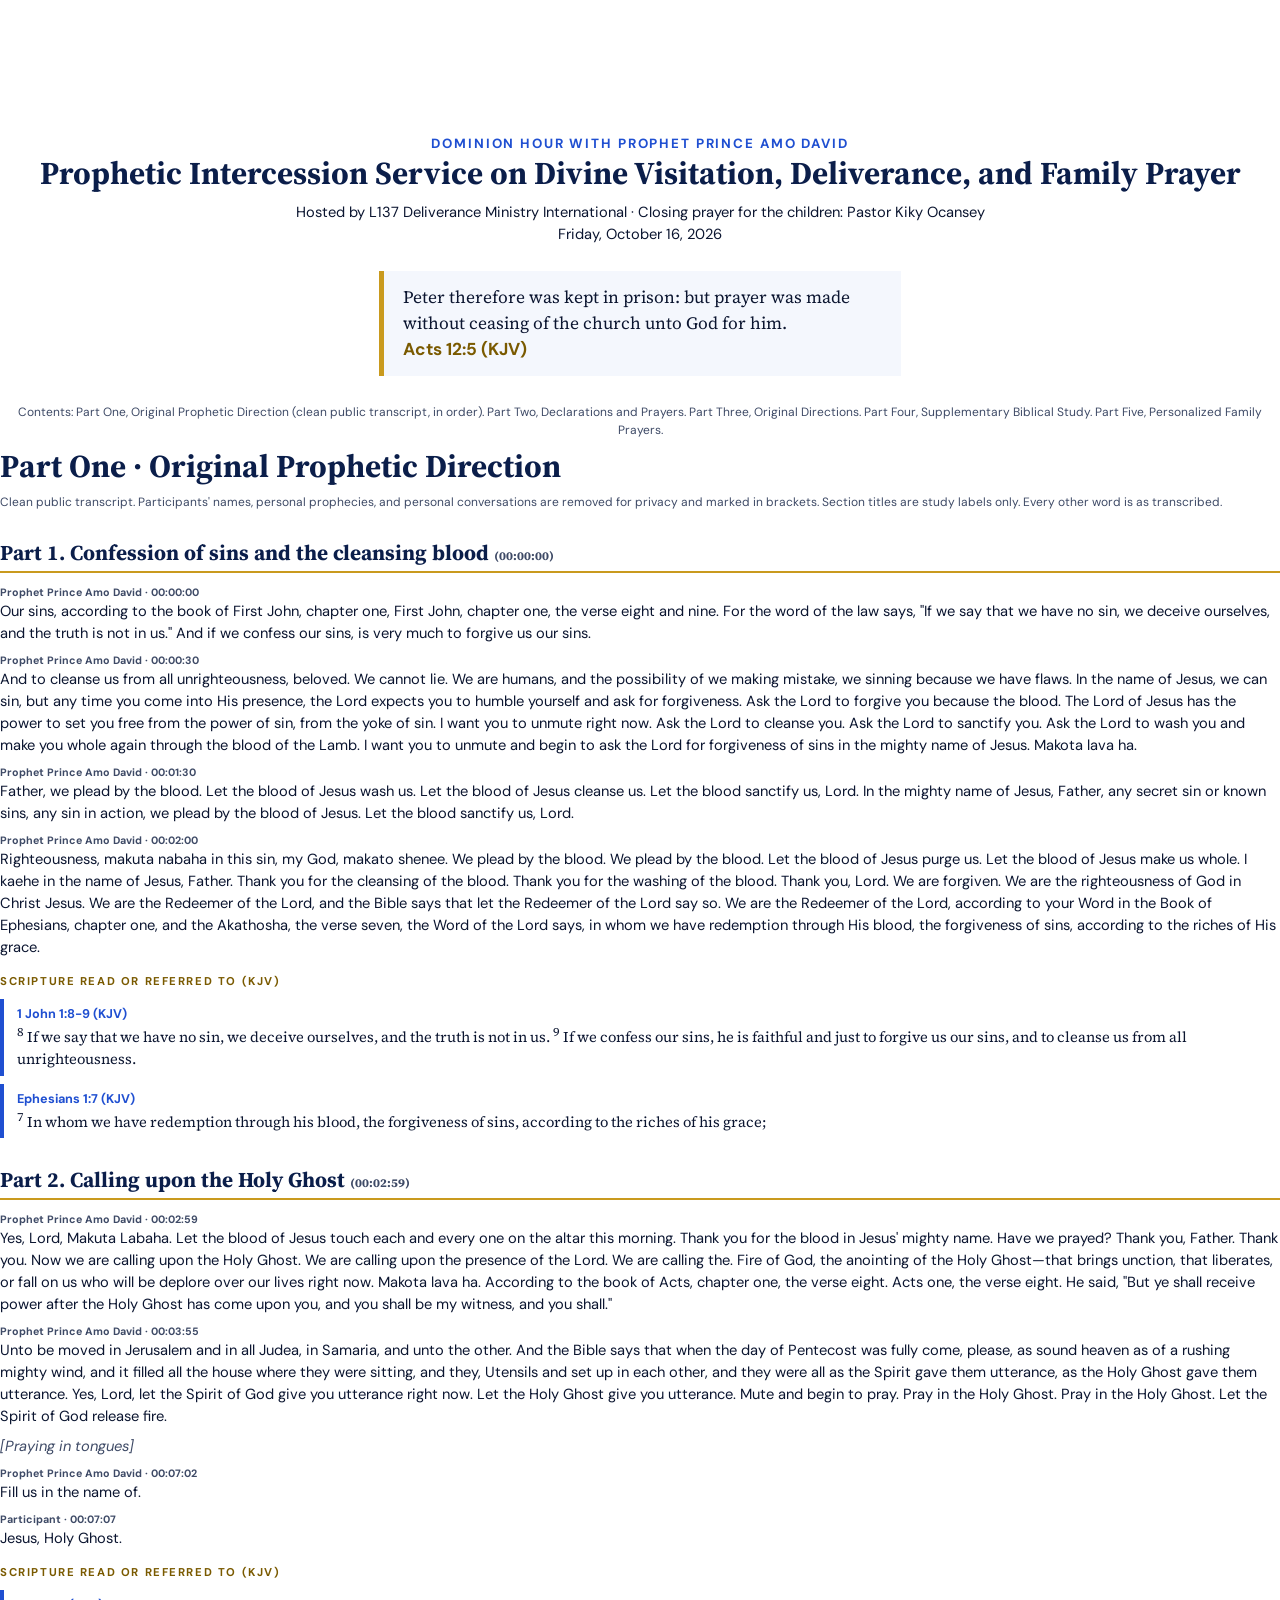
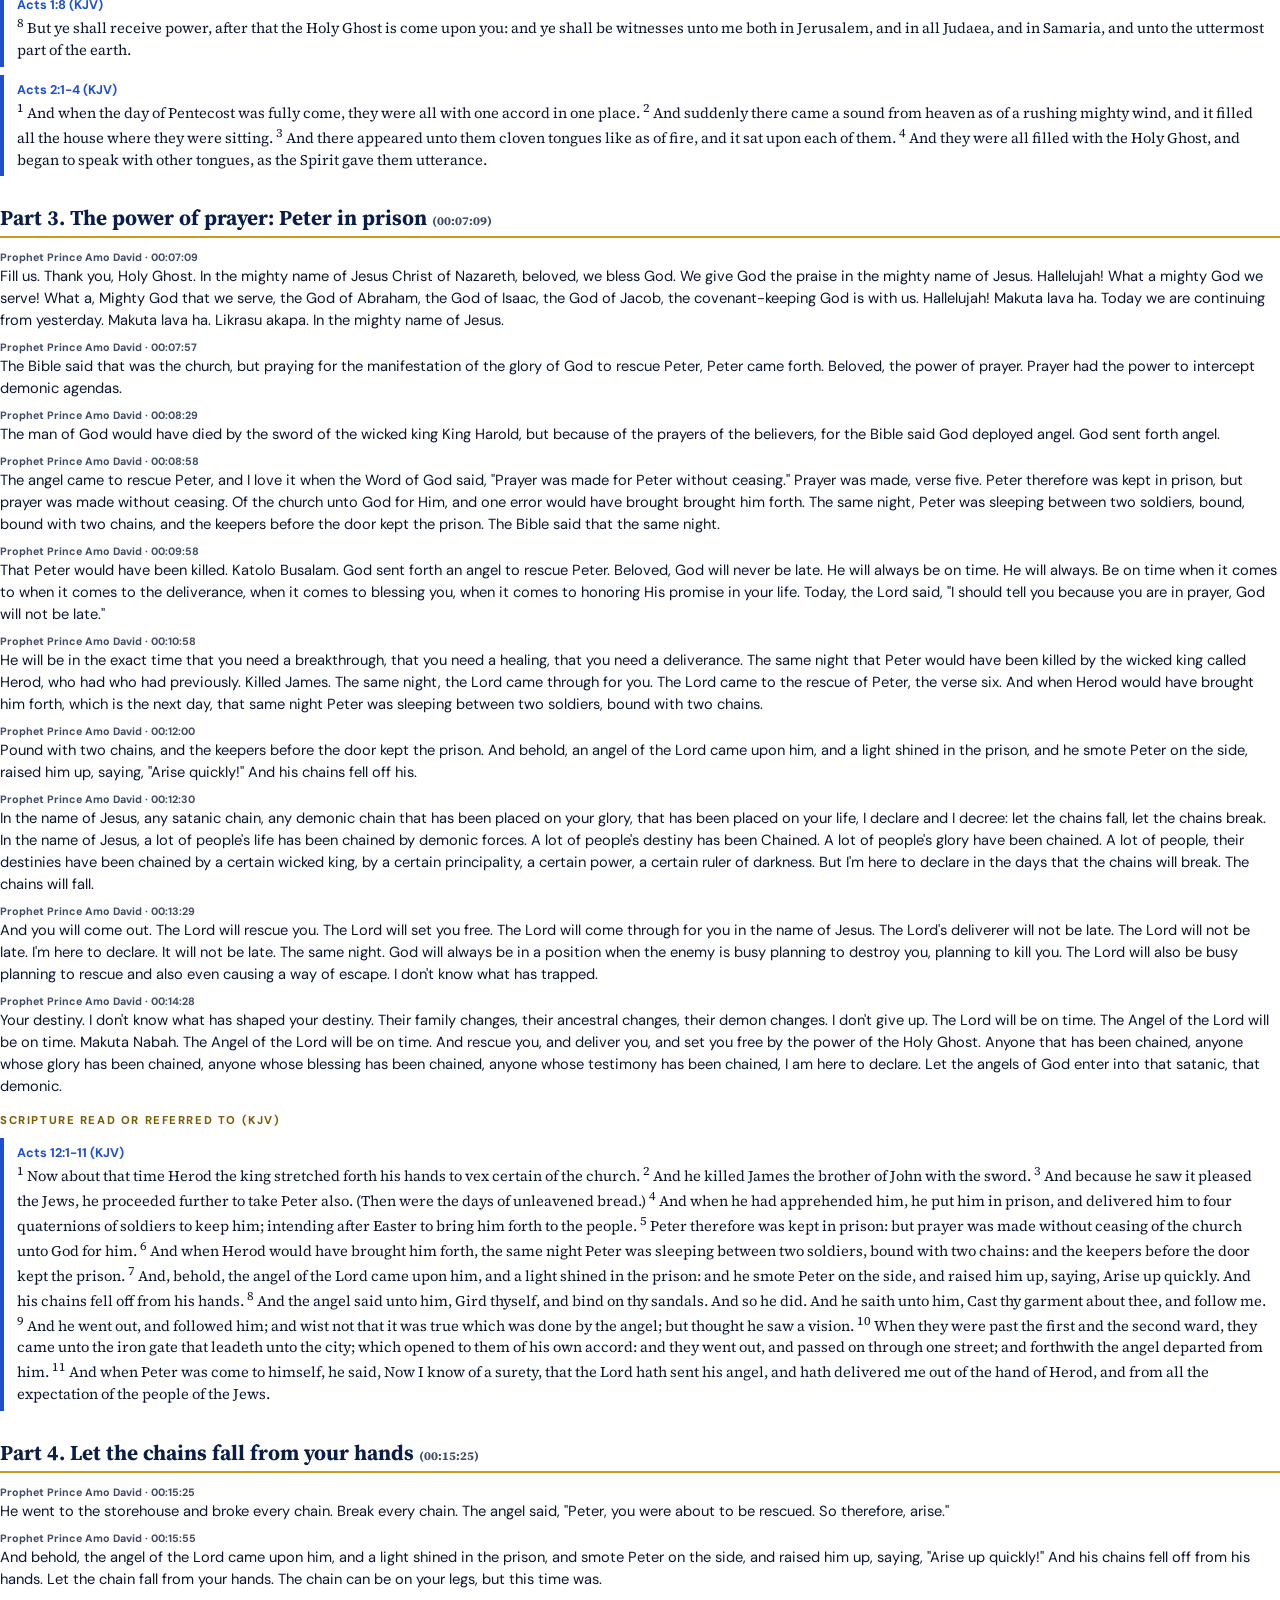
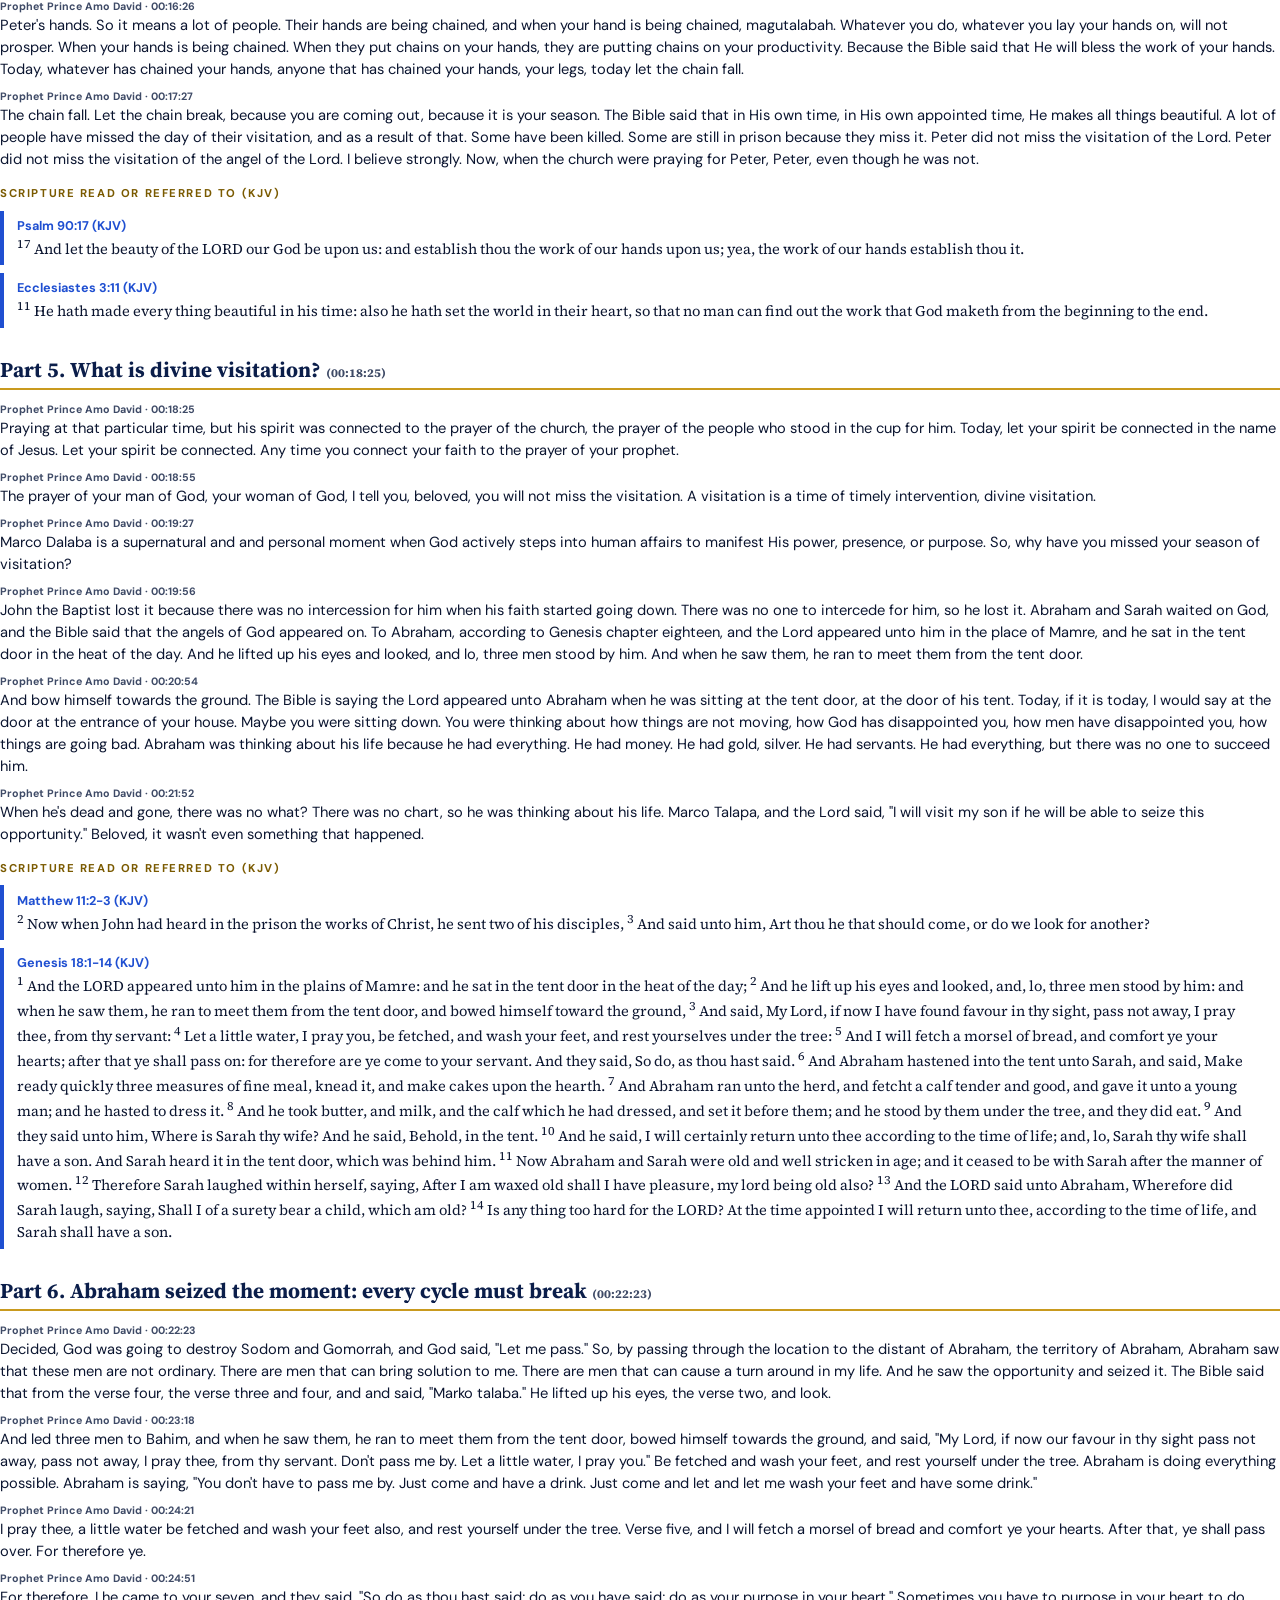
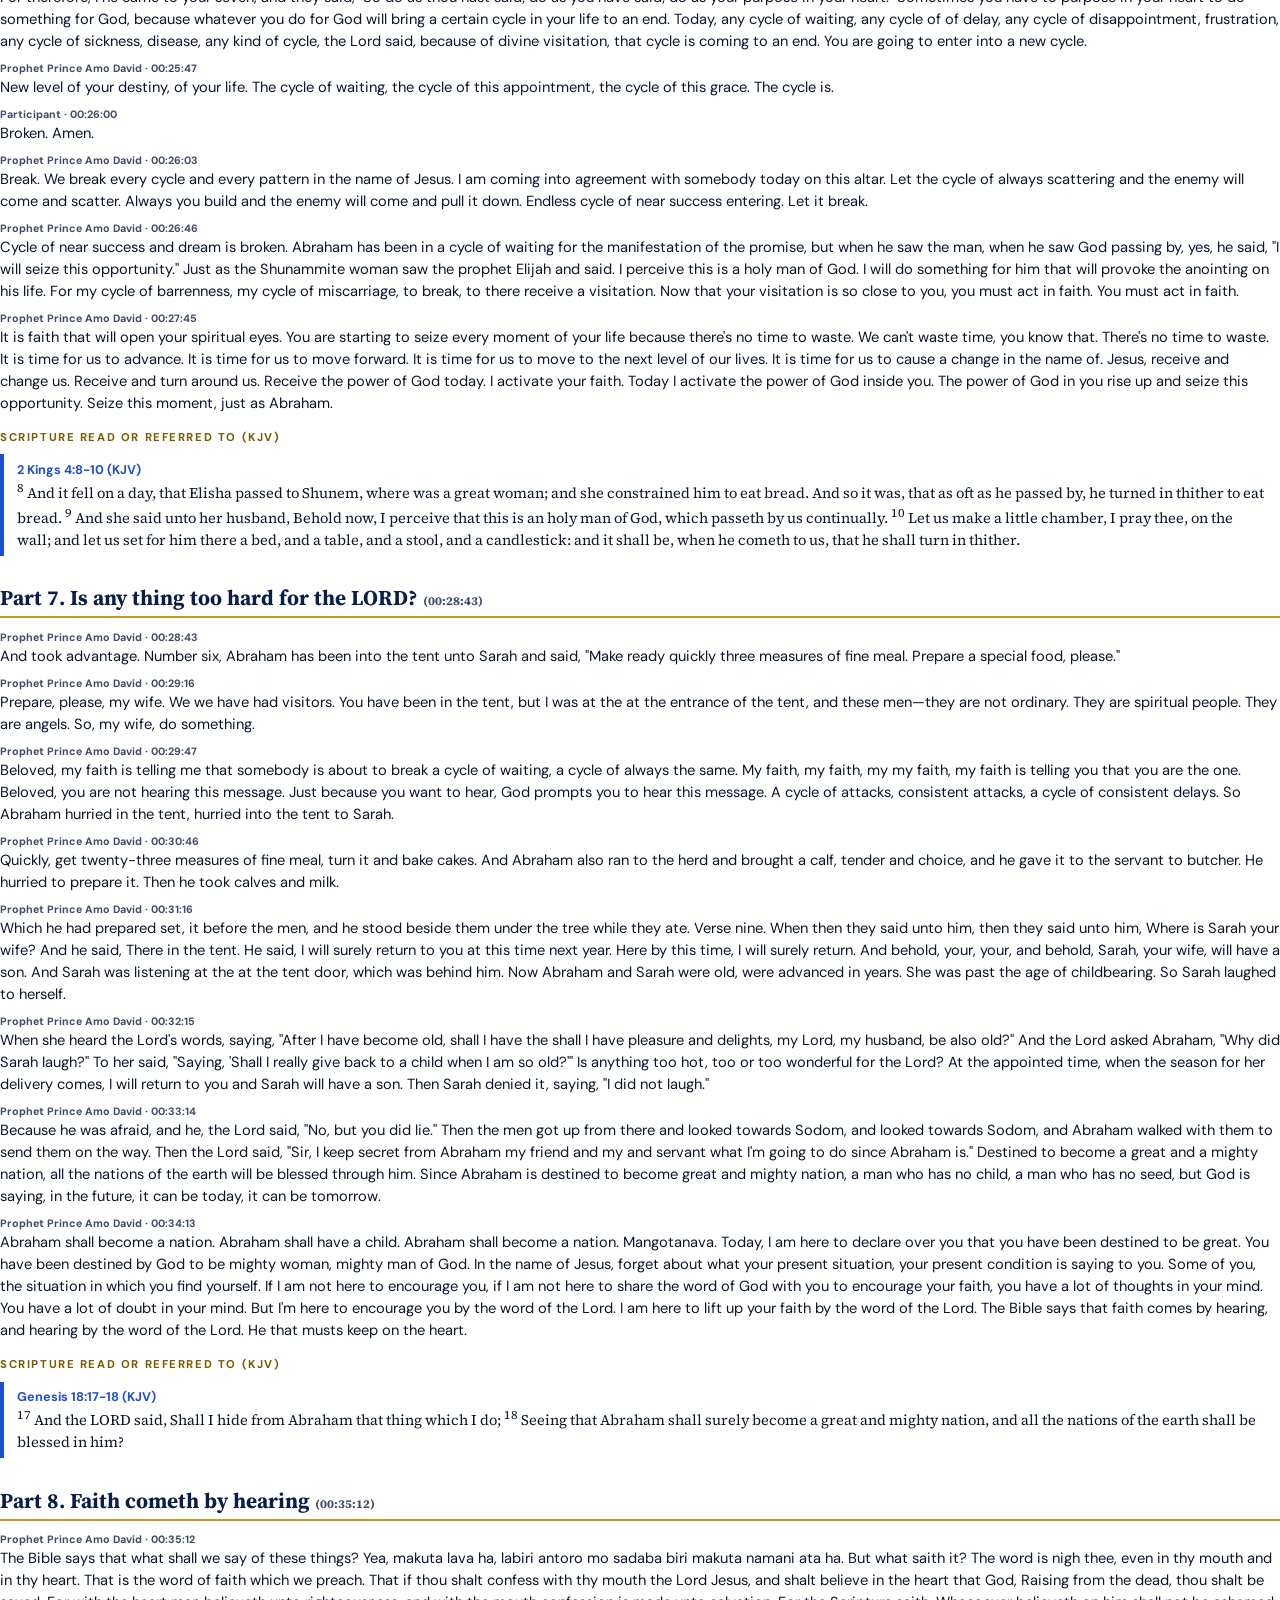
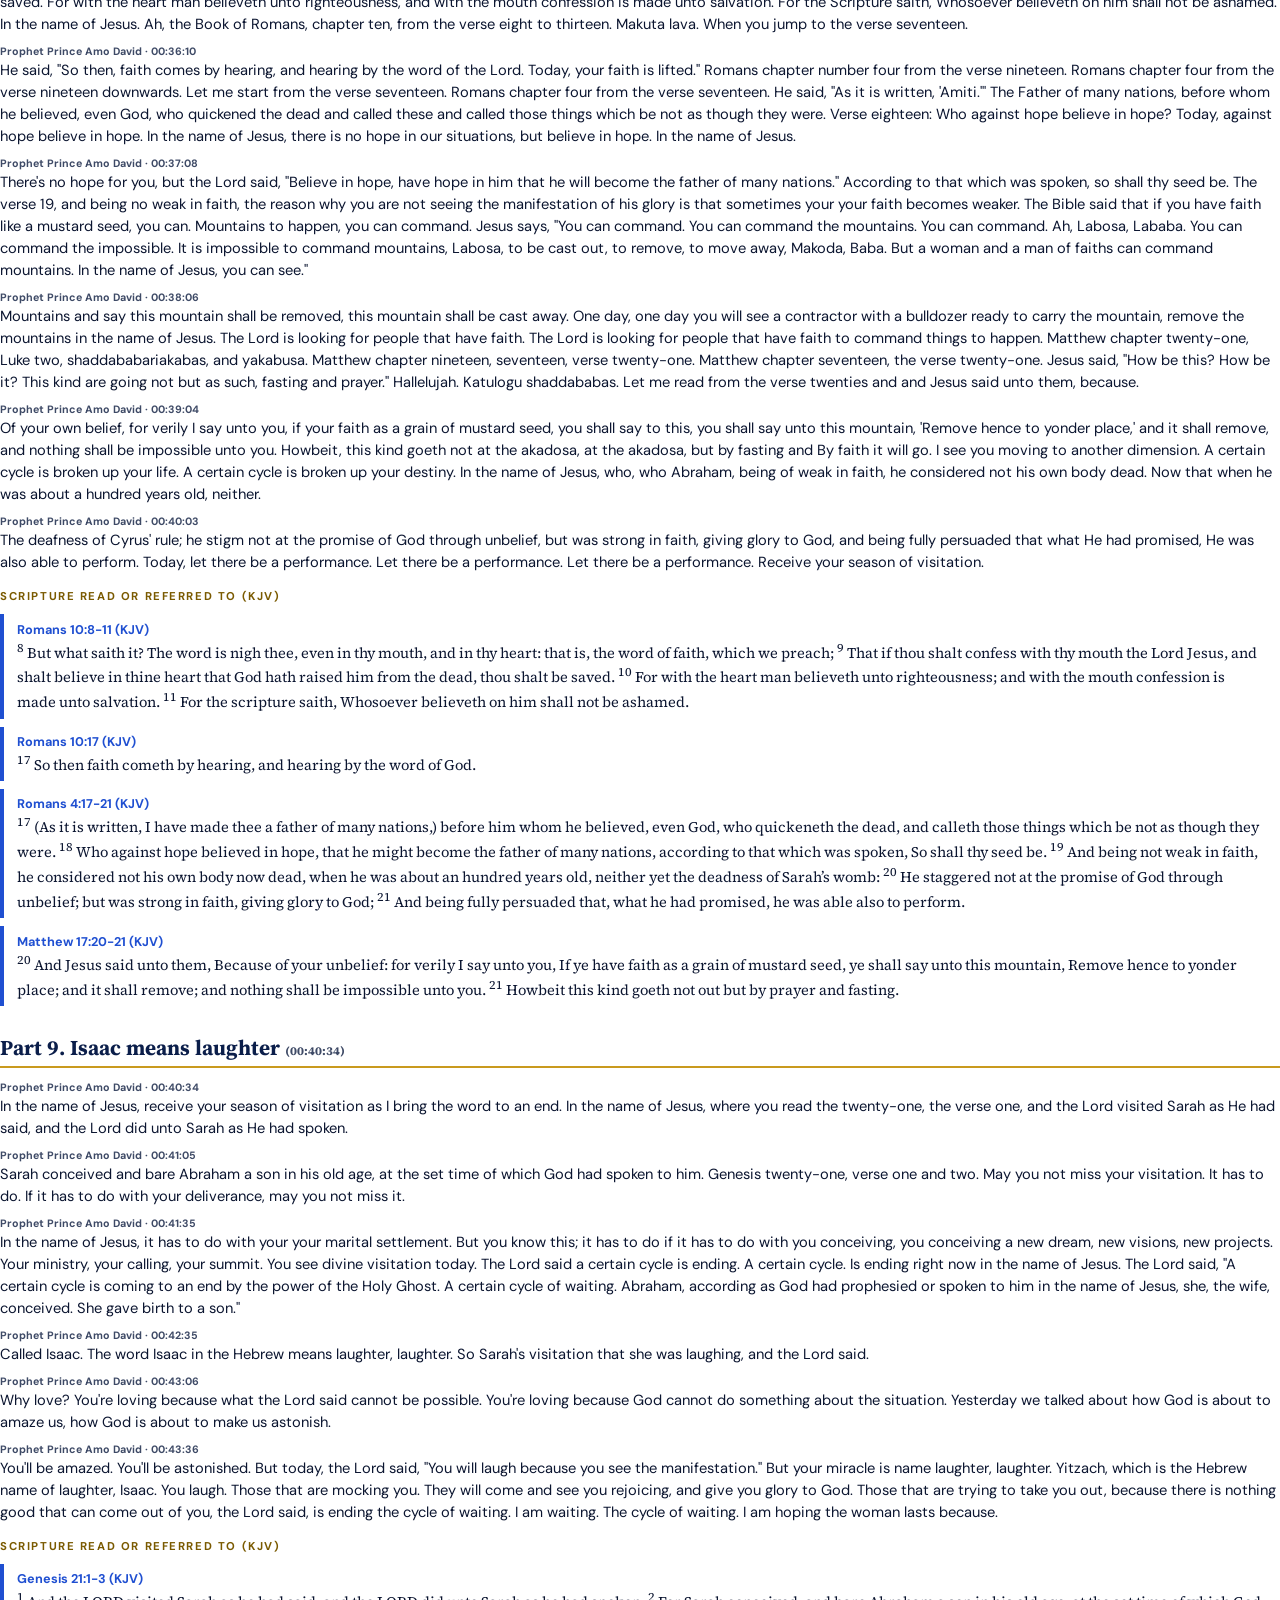
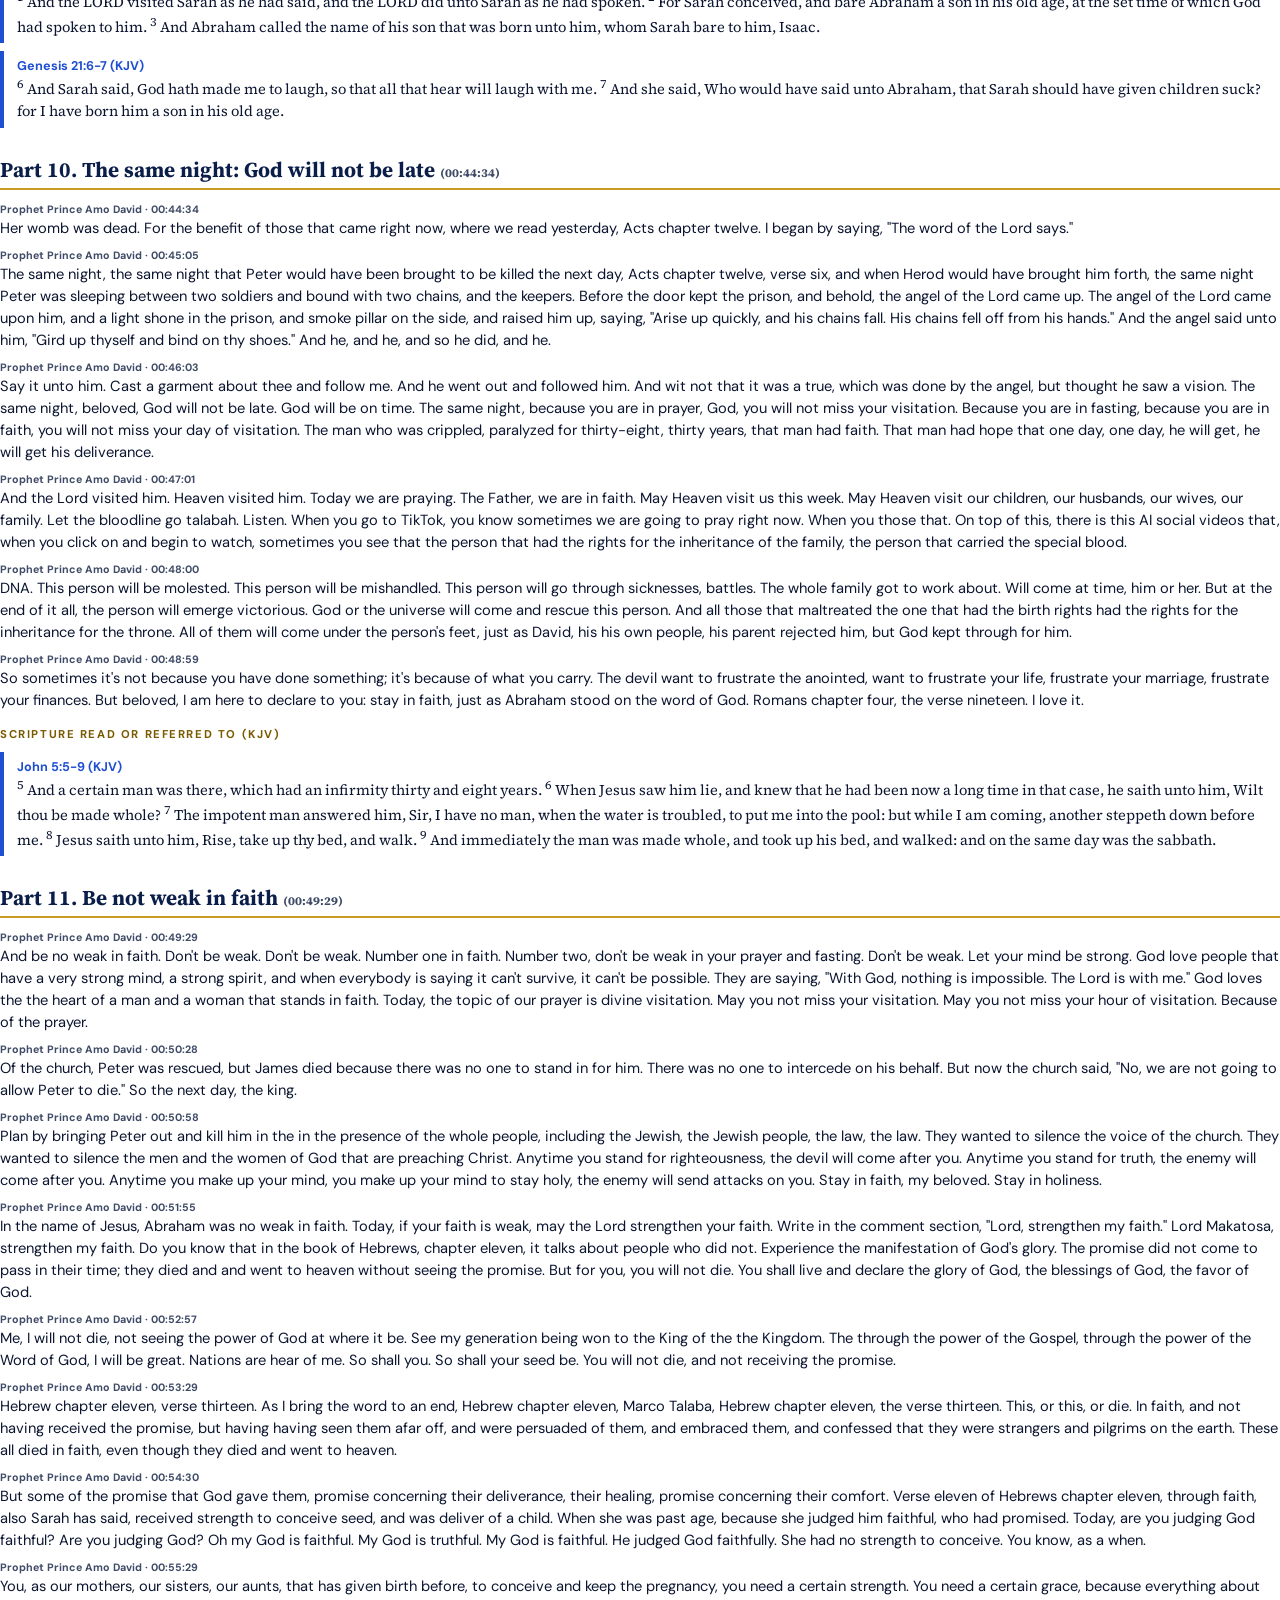
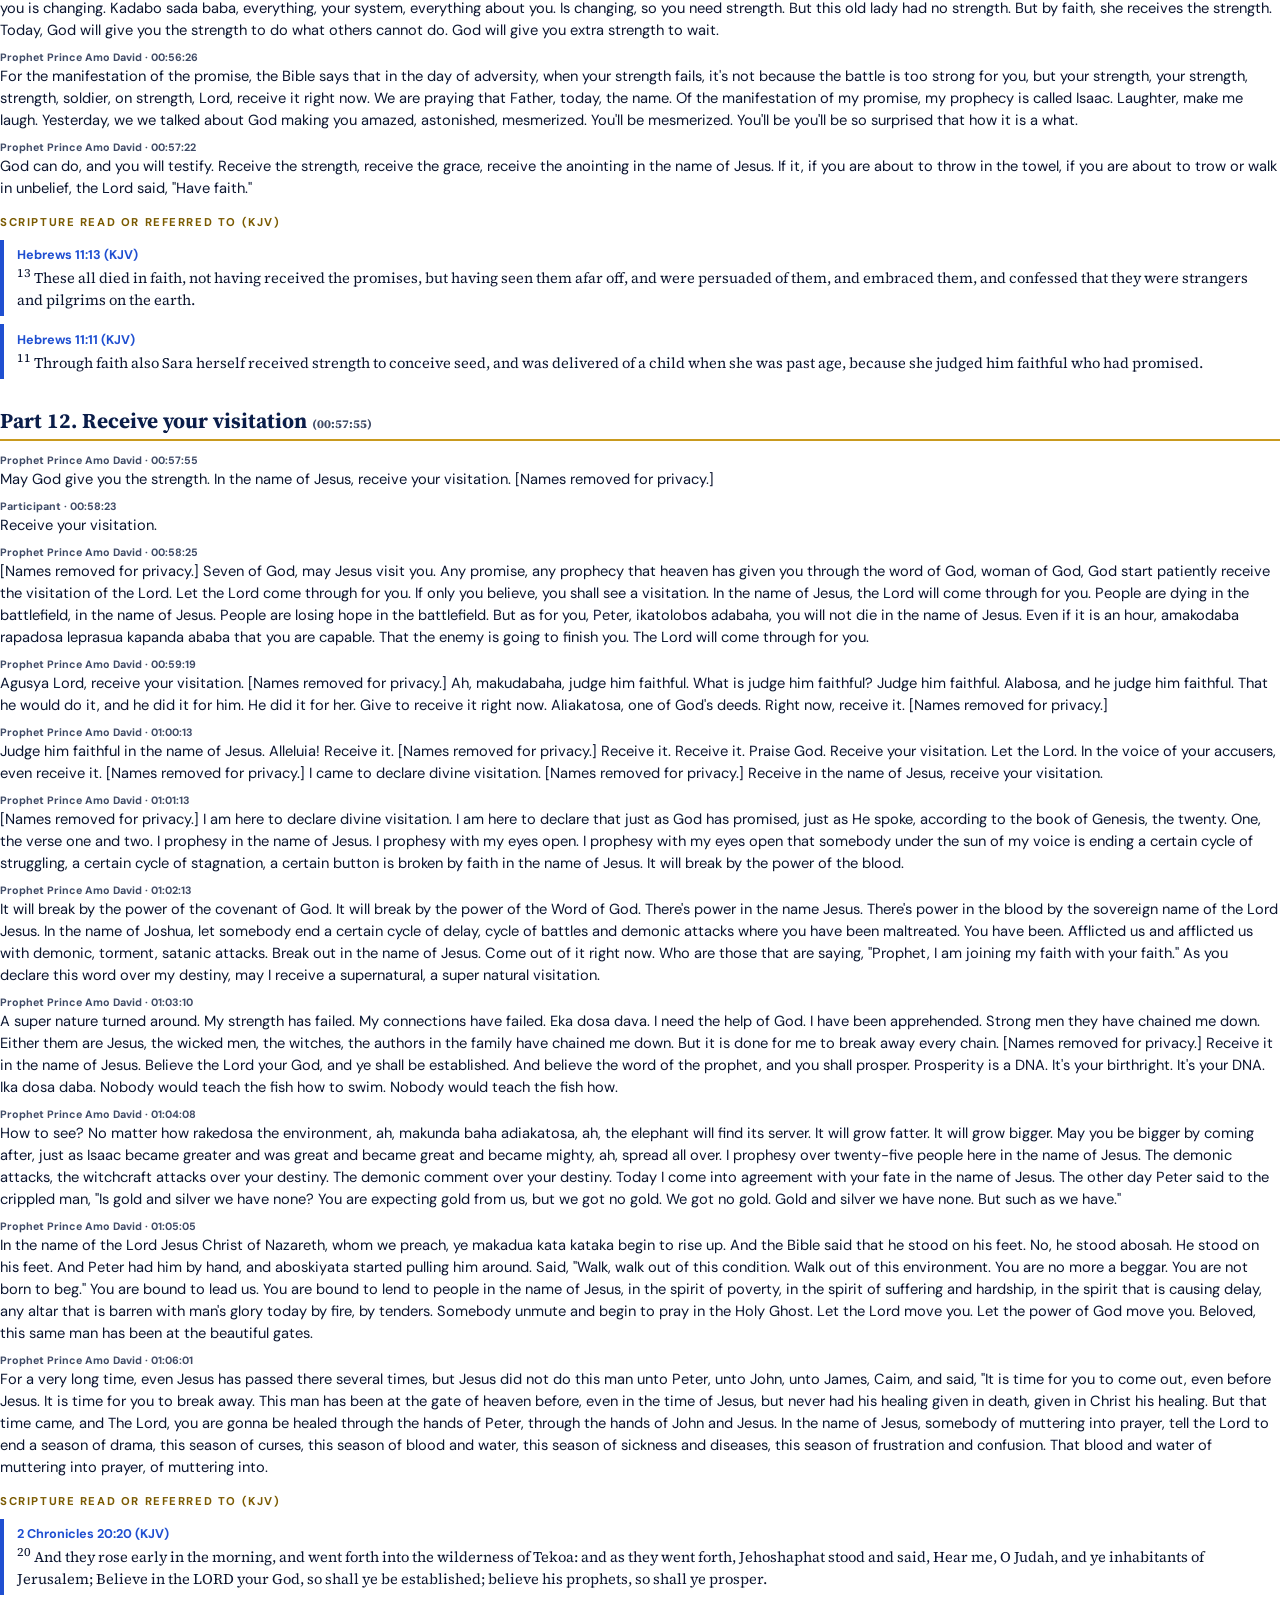
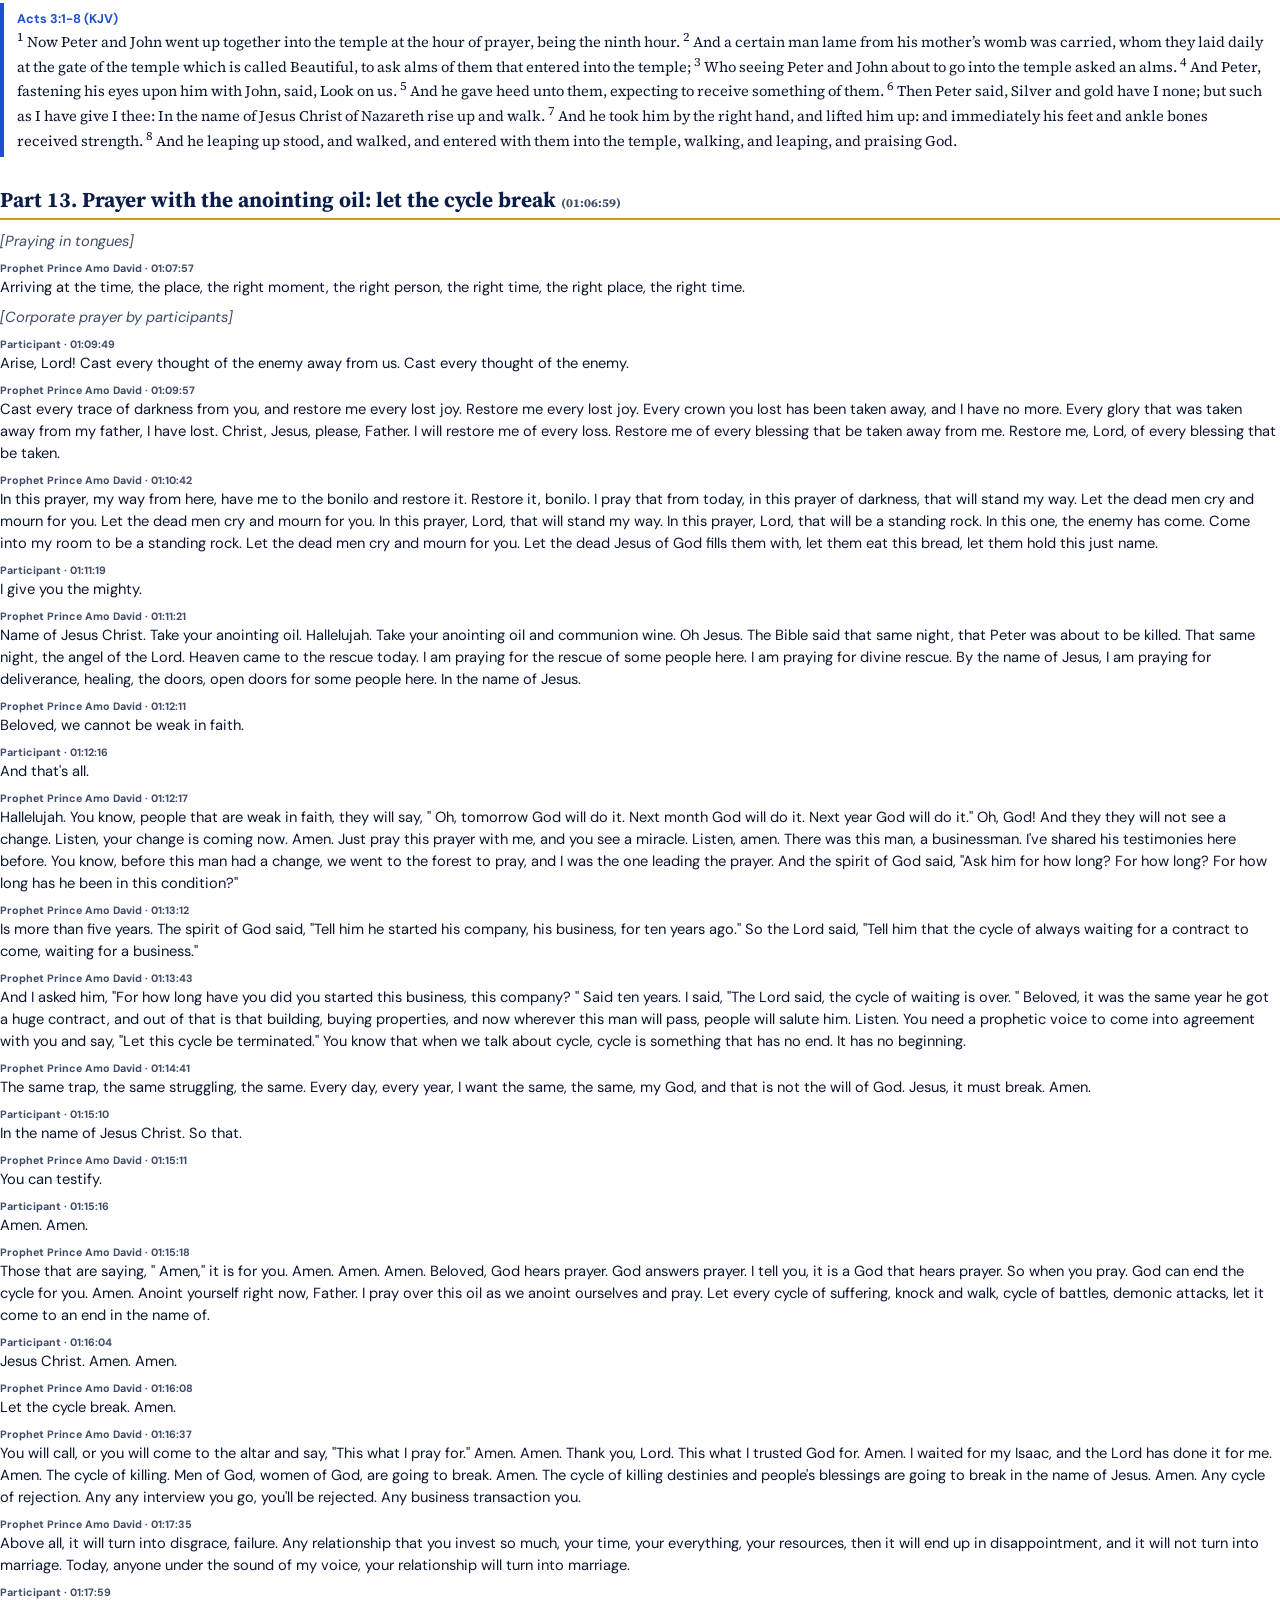
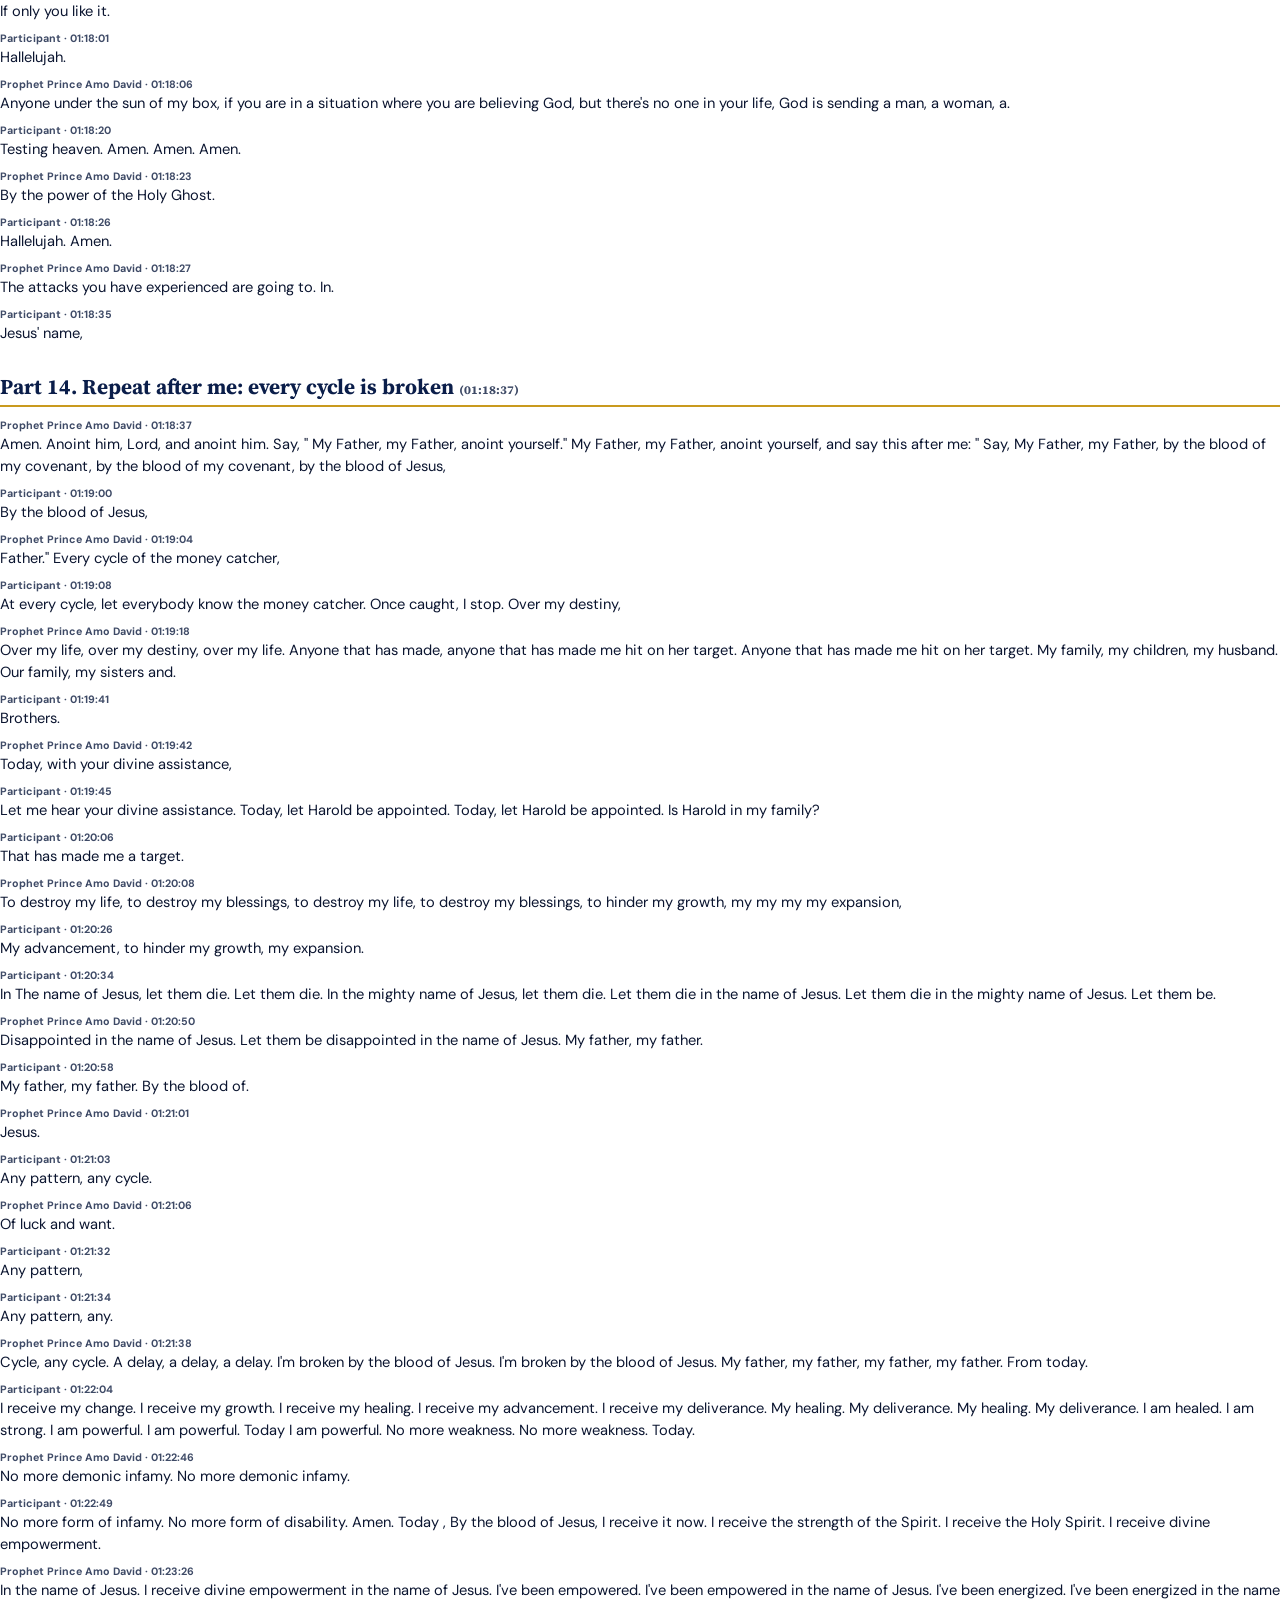
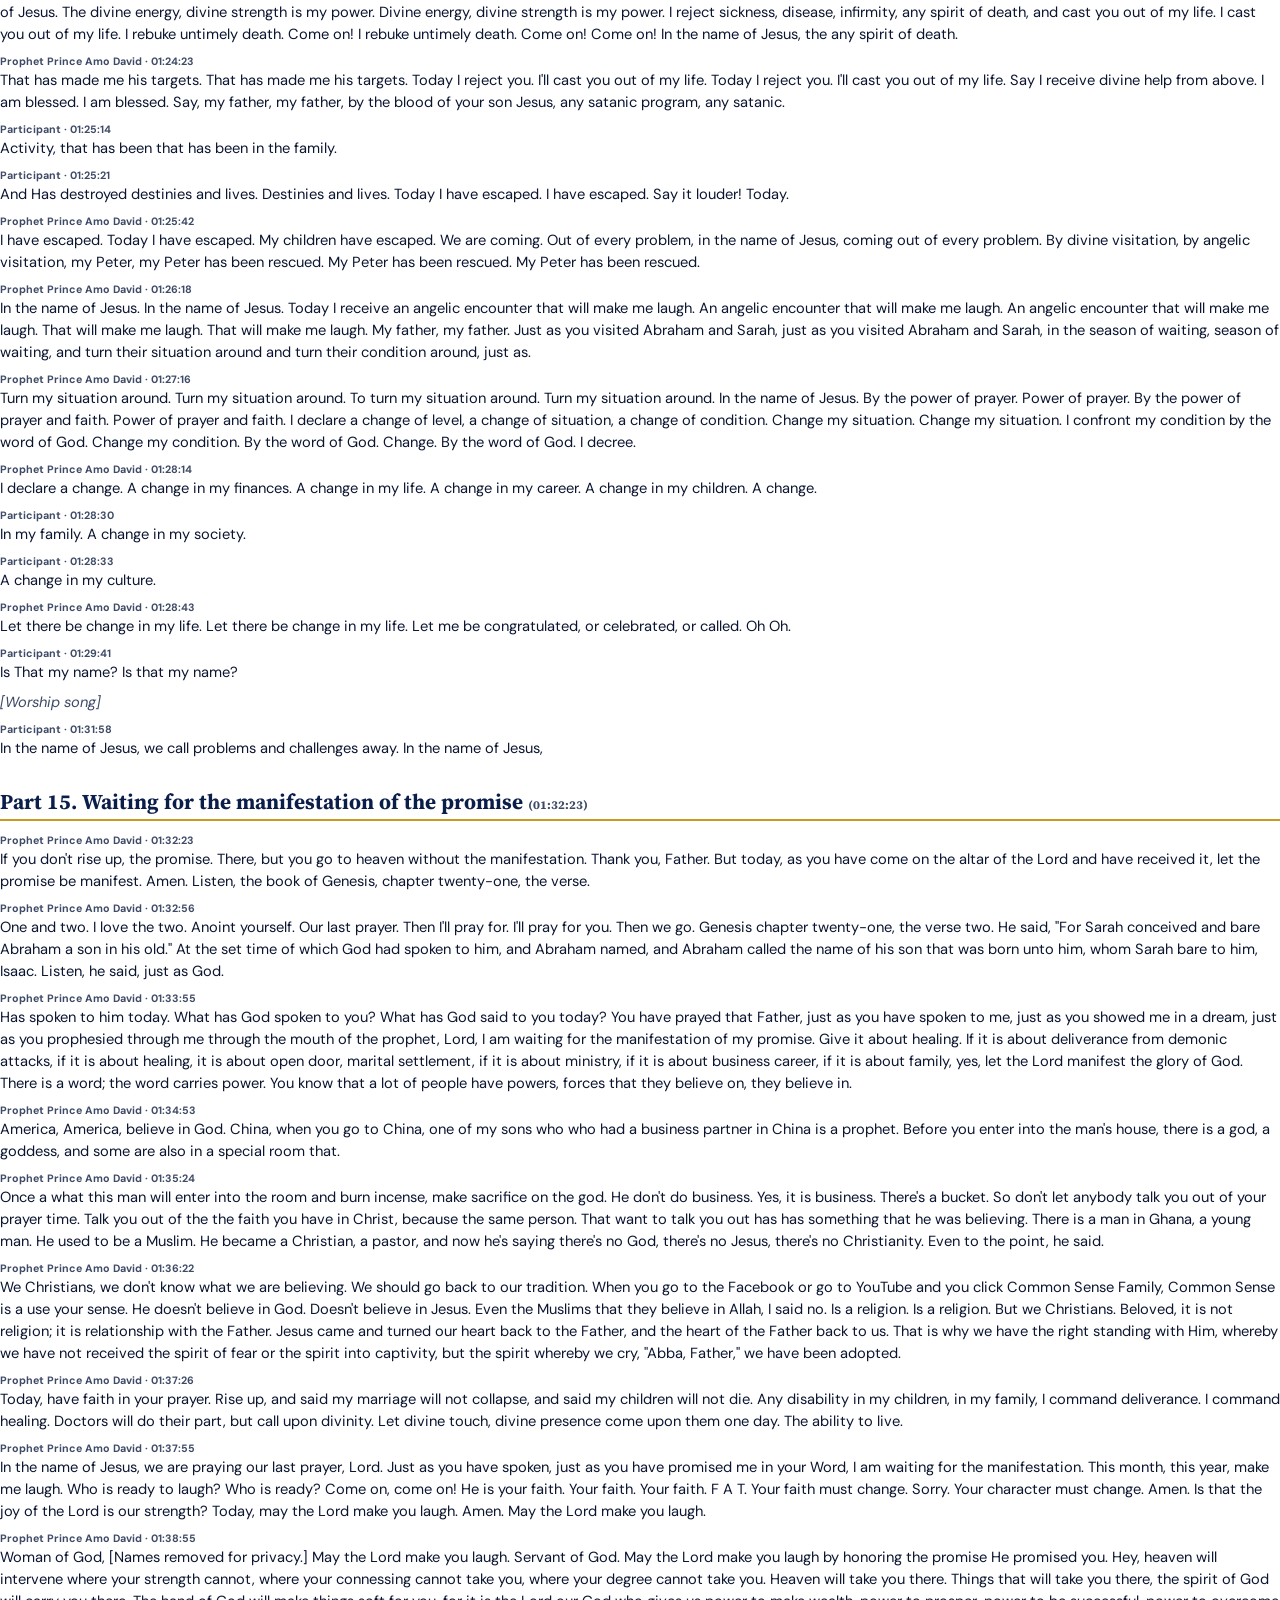
<file: print.html>
<!doctype html>
<html lang="en"><head><meta charset="utf-8"><meta name="viewport" content="width=device-width, initial-scale=1">
<title>Divine Visitation, Deliverance, and Family Prayer — Printable Pack</title>
<link href="https://fonts.googleapis.com/css2?family=Source+Serif+4:opsz,wght@8..60,500;8..60,700&family=DM+Sans:wght@400;500;700&display=swap" rel="stylesheet">
<style>
@page{size:Letter;margin:0.7in 0.7in 0.8in}
body{font-family:"DM Sans",Arial,sans-serif;color:#0B1530;font-size:11pt;line-height:1.5;margin:0}
h1,h2,h3{font-family:"Source Serif 4",Georgia,serif;color:#0B1E4A;line-height:1.2}
h1{font-size:24pt;margin:0 0 6pt} h2{font-size:16pt;border-bottom:2px solid #C99A1E;padding-bottom:4pt;margin:22pt 0 8pt;break-after:avoid} h3{font-size:12.5pt;margin:14pt 0 4pt;break-after:avoid}
.cover{text-align:center;padding-top:1.4in;break-after:page}
.cover .min{letter-spacing:.14em;text-transform:uppercase;font-weight:700;color:#1F4FD1;font-size:10pt}
.cover .open{font-family:"Source Serif 4",serif;font-size:12pt;margin:0 0 30pt}
.verse{font-family:"Source Serif 4",serif;font-size:13pt;border-left:5px solid #C99A1E;background:#F4F7FD;padding:10pt 14pt;text-align:left;margin:20pt auto;max-width:5in}
.lab{font-size:8.5pt;letter-spacing:.14em;text-transform:uppercase;font-weight:700;color:#7A5A00;margin:12pt 0 4pt}
.who{display:block;font-size:8pt;font-weight:700;color:#3E4A66}
.mark{color:#3E4A66;font-style:italic}
p{margin:4pt 0 6pt;orphans:3;widows:3}
.s{border-left:4px solid #1F4FD1;padding:4pt 10pt;margin:6pt 0;font-family:"Source Serif 4",serif;break-inside:avoid}
.s b{font-family:"DM Sans",sans-serif;color:#1F4FD1;display:block;font-size:9.5pt}
.d{margin:6pt 0;padding:6pt 10pt;border:1px solid #C9D4EE;border-radius:6pt;break-inside:avoid}
.d small{display:block;color:#3E4A66;font-size:8pt;font-weight:700}
.note{font-size:9pt;color:#3E4A66}
.sec{break-before:page}
a{color:#1F4FD1}
</style></head><body><div id="out"></div>
<script src="data.js?v=4"></script>
<script>
(function(){
var S=window.STUDY,M=S.meta,h='';
function e(s){return String(s).replace(/[&<>"]/g,function(c){return{'&':'&amp;','<':'&lt;','>':'&gt;','"':'&quot;'}[c];});}
function sc(r){var s=S.scripture[r];return '<div class="s"><b>'+e(s.ref)+' (KJV)</b>'+s.verses.map(function(v){return '<sup>'+v.v+'</sup> '+e(v.t);}).join(' ')+'</div>';}
var main=S.scripture[M.mainRef];
h+='<div class="cover"><div class="min">'+e(M.ministry)+'</div><h1>'+e(M.title)+'</h1><p>Hosted by L137 Deliverance Ministry International · Closing prayer for the children: Pastor Kiky Ocansey<br>'+e(M.date)+'</p><div class="verse">'+e(main.verses.map(function(v){return v.t;}).join(' '))+'<br><b style="font-family:DM Sans;color:#7A5A00">'+e(main.ref)+' (KJV)</b></div><p class="note">Contents: Part One, Original Prophetic Direction (clean public transcript, in order). Part Two, Declarations and Prayers. Part Three, Original Directions. Part Four, Supplementary Biblical Study. Part Five, Personalized Family Prayers.</p></div>';
h+='<h1>Part One · Original Prophetic Direction</h1><p class="note">Clean public transcript. Participants\' names, personal prophecies, and personal conversations are removed for privacy and marked in brackets. Section titles are study labels only. Every other word is as transcribed.</p>';
S.sections.forEach(function(s,i){
  h+='<h2>Part '+(i+1)+'. '+e(s.title)+' <span class="note">('+s.start+')</span></h2>';
  s.blocks.forEach(function(b){ h+= b.who ? '<p><span class="who">'+e(b.who)+' · '+b.ts+'</span>'+e(b.t)+'</p>' : '<p class="mark">'+e(b.t)+'</p>'; });
  if(s.refs.length){ h+='<div class="lab">Scripture read or referred to (KJV)</div>'+s.refs.map(sc).join(''); }
});
h+='<h1 class="sec">Part Two · Declarations and Prayers</h1><p class="note">In the order spoken. Words in [square brackets] were unclear in the recording; the bracketed word is a suggested reading.</p>';
S.decl.forEach(function(d,i){ h+='<div class="d"><small>'+(i+1)+' of '+S.decl.length+' · '+d.type+' · '+e(d.who)+' · '+d.ts+(d.ref?' · '+e(S.scripture[d.ref].ref):'')+'</small>'+e(d.text)+'</div>'; });
h+='<h1 class="sec">Part Three · Original Directions</h1><p class="note">Word for word, in order.</p>';
S.directions.forEach(function(d,i){ h+='<div class="d"><small>'+(i+1)+' of '+S.directions.length+' · '+e(d.who)+' · '+d.ts+'</small>“'+e(d.text)+'”</div>'; });
h+='<h1 class="sec">Part Four · Supplementary Biblical Study</h1><p class="note">Study helps. Not the minister\'s words. Scripture is King James Version.</p>';
['beginner','intermediate','advanced'].forEach(function(k){ var L=S.levels[k]; h+='<h2>'+L.label+'</h2><p class="note">'+e(L.intro)+'</p>';
  L.cards.forEach(function(c,ci){ h+='<h3>'+(ci+1)+'. '+e(c.title)+'</h3>';
   if(c.word) h+='<p><b>'+e(c.word[0])+' '+e(c.word[1])+'.</b> '+e(c.word[2])+'</p>';
   if(c.context) h+='<p><b>Context.</b> '+e(c.context)+'</p>';
   if(c.quote) h+='<p><b>Direct quotation, '+e(c.quote[0])+':</b> “'+e(c.quote[1])+'”</p>';
   if(c.simple) h+='<p><b>What does this mean?</b> '+e(c.simple)+'</p>';
   if(c.meaning) h+='<p>'+e(c.meaning)+'</p>'; if(c.application) h+='<p>'+e(c.application)+'</p>';
   if(c.key) h+='<p><b>Key point:</b> '+e(c.key)+'</p>';
   (c.commentary||[]).forEach(function(q){ var s=S.src[q[2]]; h+='<p>“'+e(q[1])+'” — '+e(q[0])+', <a href="'+s.url+'">'+e(s.url)+'</a></p>'; });
   h+=c.refs.map(sc).join('');
   if(c.src&&c.src.length) h+='<p class="note">Sources: '+c.src.map(function(k){var s=S.src[k];return e(s.name)+' ('+s.url+')';}).join('; ')+'</p>';
  });
  h+='<h3>'+L.label+' quiz</h3>'; S.quiz[k].forEach(function(q,qi){ h+='<p>'+(qi+1)+'. '+e(q.q)+'<br>'+q.o.map(function(o,oi){return String.fromCharCode(65+oi)+'. '+e(o);}).join('&nbsp;&nbsp; ')+'</p>'; });
  h+='<p class="note">Answers: '+S.quiz[k].map(function(q,qi){return (qi+1)+String.fromCharCode(65+q.a)+' ('+e(S.scripture[q.ref].ref)+')';}).join(', ')+'</p>';
});
h+='<h2>Scripture notes</h2><p>2 Kings 4:8-9 (KJV) names Elisha as the man of God the Shunammite woman honored; the service said "the prophet Elijah." 2 Kings 2:19-22 records Elisha healing the waters of Jericho. The names heard as "Ruby" and "Rupi" match Reuben (Genesis 49:3-4; Deuteronomy 33:6). The King James Bible names the angels Michael and Gabriel; the name Raphael is not in the 66 books of the KJV.</p>';
h+='<h1 class="sec">Part Five · Personalized Family Prayers</h1><p class="note">Built from King James Scripture used in the service. Not the minister\'s original declarations. Write your family\'s names in the blanks.</p>';
S.family.forEach(function(p){ h+='<h3>'+e(p.title)+'</h3><p>'+e(p.text.replace(/\{(\w+)\}/g,'________'))+'</p>'+sc(p.ref); });
h+='<p class="note" style="margin-top:20pt">'+e(M.ministry)+' · hosted by L137 Deliverance Ministry International</p>';
document.getElementById('out').innerHTML=h;
})();
</script></body></html>
</file>
<file: style.css>
:root{
  --navy:#0B1E4A; --royal:#1F4FD1; --royal-d:#173C9F; --gold:#C99A1E; --gold-text:#7A5A00; --gold-soft:#FFF6DA;
  --bg:#FFFFFF; --surface:#F4F7FD; --surface2:#E8EEFB; --text:#0B1530; --muted:#3E4A66; --line:#C9D4EE;
  --ok:#1B7A3A; --ok-bg:#E3F5E8; --bad:#B3261E; --bad-bg:#FBE7E5;
  --fs:18px; --serif:"Source Serif 4", Georgia, "Times New Roman", serif; --sans:"DM Sans", system-ui, -apple-system, "Segoe UI", Roboto, Arial, sans-serif;
  --radius:16px; --tap:52px;
}
html[data-theme="night"]{
  --bg:#06122E; --surface:#0E2252; --surface2:#15306E; --text:#F6F8FF; --muted:#C6D0EA; --line:#2B4688;
  --gold-text:#F4CD55; --gold-soft:#2A2A10; --royal:#7EA2FF; --royal-d:#5C86F5; --ok:#7BE59B; --ok-bg:#0F3A22; --bad:#FF9C94; --bad-bg:#45140F;
}
*{box-sizing:border-box}
html{font-size:var(--fs);-webkit-text-size-adjust:100%}
body{margin:0;background:var(--bg);color:var(--text);font-family:var(--sans);line-height:1.6;overflow-x:hidden;padding-bottom:calc(env(safe-area-inset-bottom) + 8px)}
body.has-audio{padding-bottom:180px}
h1,h2,h3{font-family:var(--serif);line-height:1.2;margin:0 0 .5em;overflow-wrap:anywhere}
h1{font-size:1.75rem} h2{font-size:1.45rem} h3{font-size:1.15rem}
p{margin:.5em 0} a{color:var(--royal)}
button,select,input,textarea{font:inherit;color:inherit}
button{cursor:pointer}
:focus-visible{outline:3px solid var(--gold);outline-offset:2px}
.wrap{max-width:760px;margin:0 auto;padding:0 18px}
main{display:block;min-height:70vh;padding:12px 0 28px}

/* top bar */
.topbar{position:sticky;top:0;z-index:20;display:flex;align-items:center;gap:8px;padding:8px 10px;padding-top:calc(env(safe-area-inset-top) + 8px);background:var(--navy);color:#fff;border-bottom:3px solid var(--gold)}
.tb-title{flex:1;min-width:0;font-weight:700;font-size:.85rem;letter-spacing:.06em;text-transform:uppercase;white-space:nowrap;overflow:hidden;text-overflow:ellipsis;text-align:center}
.tb-btn{min-height:44px;min-width:44px;padding:6px 12px;border-radius:12px;border:2px solid rgba(255,255,255,.35);background:transparent;color:#fff;font-weight:700;font-size:.9rem}
.tb-btn.sm{padding:6px 9px}
.tb-tools{display:flex;gap:6px}
@media (max-width:420px){.tb-btn span{display:none}}

/* home */
.opening{padding:22px 0 4px}
.eyebrow{font-size:.72rem;letter-spacing:.18em;text-transform:uppercase;color:var(--gold-text);font-weight:700}
.opening p{font-family:var(--serif);font-size:1.05rem;margin:.4em 0 1em}
.rule{height:3px;border-radius:3px;background:linear-gradient(90deg,var(--royal),var(--gold) 65%,transparent)}
.hero{text-align:center;padding:22px 0 10px}
.hero .ministry{font-weight:700;letter-spacing:.08em;text-transform:uppercase;font-size:.8rem;color:var(--royal)}
.hero h1{font-size:2rem;margin:.4em 0 .3em}
.hero .who{font-size:1.05rem;font-weight:700}
.hero .date{color:var(--muted)}
.verse-hero{margin:18px auto;padding:18px;border-radius:var(--radius);background:var(--surface);border-left:6px solid var(--gold);text-align:left;font-family:var(--serif);font-size:1.12rem}
.verse-hero cite{display:block;font-style:normal;font-family:var(--sans);font-weight:700;color:var(--gold-text);margin-top:6px}
.start{display:block;width:100%;max-width:420px;margin:22px auto 10px;min-height:76px;border:0;border-radius:22px;background:var(--royal);color:#fff;font-size:1.6rem;font-weight:700;letter-spacing:.06em;box-shadow:0 6px 0 var(--royal-d)}
html[data-theme="night"] .start{color:#06122E}
.start:active{transform:translateY(3px);box-shadow:0 3px 0 var(--royal-d)}
.resume{display:block;margin:4px auto;background:none;border:0;color:var(--royal);font-weight:700;text-decoration:underline;min-height:44px}
.studymore{margin:26px 0 8px}
.studymore summary{list-style:none;display:flex;justify-content:center;align-items:center;min-height:var(--tap);border:2px solid var(--line);border-radius:14px;font-weight:700;cursor:pointer}
.studymore summary::-webkit-details-marker{display:none}
.menu{display:grid;grid-template-columns:1fr 1fr;gap:10px;margin-top:12px}
.menu button{min-height:72px;padding:10px;border-radius:14px;border:2px solid var(--line);background:var(--surface);font-weight:700;text-align:left;line-height:1.25}
.menu button small{display:block;font-weight:400;color:var(--muted);font-size:.8rem;margin-top:2px}
@media (max-width:360px){.menu{grid-template-columns:1fr}}

/* guided screens */
.progress{height:8px;background:var(--surface2);border-radius:8px;overflow:hidden;margin:6px 0 4px}
.progress > i{display:block;height:100%;background:linear-gradient(90deg,var(--royal),var(--gold))}
.count{font-size:.85rem;color:var(--muted);font-weight:700}
.part-title{margin-top:8px}
.chips{display:flex;flex-wrap:wrap;gap:6px;margin:8px 0 12px}
.chip{display:inline-block;padding:4px 10px;border-radius:999px;font-size:.72rem;font-weight:700;letter-spacing:.06em;text-transform:uppercase;border:2px solid currentColor}
.chip.READ{color:var(--royal)} .chip.PRAY{color:var(--gold-text)} .chip.REPEAT{color:var(--bad)} .chip.FOLLOW{color:var(--ok)} .chip.THANKS{color:var(--royal)}
.label{font-size:.72rem;letter-spacing:.14em;text-transform:uppercase;font-weight:700;color:var(--gold-text);margin:18px 0 6px}
.box{background:var(--surface);border:1px solid var(--line);border-radius:var(--radius);padding:14px 16px;margin:10px 0}
.box.dir{border-left:6px solid var(--ok)}
.dir-item{margin:8px 0;padding-left:2px}
.dir-item .chip{margin-right:6px}
.tx{margin:0}
.tx .blk{padding:8px 10px;border-radius:10px;margin:2px -10px}
.tx .blk.now{background:var(--gold-soft);outline:2px solid var(--gold)}
.tx .who{display:block;font-size:.72rem;font-weight:700;color:var(--muted);letter-spacing:.04em}
.tx .mark{color:var(--muted);font-style:italic}
.scrip{background:var(--bg);border:2px solid var(--line);border-left:6px solid var(--royal);border-radius:var(--radius);padding:14px 16px;margin:12px 0}
.scrip h3{font-family:var(--sans);font-size:1rem;color:var(--royal);margin:0 0 6px}
.scrip p{font-family:var(--serif);font-size:1.06rem;margin:.25em 0}
.scrip sup{font-family:var(--sans);font-size:.65rem;color:var(--muted);font-weight:700;margin-right:3px}
.scrip.now{outline:3px solid var(--gold)}
.navrow{display:flex;gap:10px;margin:22px 0 6px}
.navrow button{flex:1;min-height:var(--tap);border-radius:14px;border:2px solid var(--royal);background:var(--bg);color:var(--royal);font-weight:700;font-size:1rem}
.navrow button.primary{background:var(--royal);color:#fff}
html[data-theme="night"] .navrow button.primary{color:#06122E}
.navrow button:disabled{opacity:.4}

/* declaration card */
.decl{display:flex;flex-direction:column;text-align:center;padding:14px 0 4px}
.decl .dn{font-weight:700;color:var(--muted);font-size:.9rem}
.decl .kind{display:inline-block;margin:10px auto;padding:6px 14px;border-radius:999px;background:var(--royal);color:#fff;font-weight:700;letter-spacing:.08em;text-transform:uppercase;font-size:.8rem}
html[data-theme="night"] .decl .kind{color:#06122E}
.decl .kind.Prayer{background:var(--gold);color:#1a1300}
.decl .say{font-size:.85rem;font-weight:700;letter-spacing:.12em;color:var(--bad);text-transform:uppercase;margin-top:6px}
.decl blockquote{margin:10px 0 12px;font-family:var(--serif);font-size:1.6rem;line-height:1.35;font-weight:700}
.decl blockquote.now{color:var(--royal)}
.decl .meta{font-size:.85rem;color:var(--muted)}
.decl .reveal{margin:12px auto 0;min-height:44px;padding:6px 14px;border-radius:12px;border:2px solid var(--line);background:var(--surface);font-weight:700}
.decl .scrip{text-align:left}
.silence{height:6px;border-radius:6px;background:var(--surface2);overflow:hidden;margin:10px auto;max-width:320px}
.silence i{display:block;height:100%;width:0;background:var(--gold)}

/* lists, tabs */
.tabs{display:flex;gap:6px;margin:10px 0;flex-wrap:wrap}
.tabs button{flex:1 1 0;min-width:0;min-height:var(--tap);padding:6px 4px;border-radius:12px;border:2px solid var(--line);background:var(--surface);font-weight:700;font-size:.86rem;overflow-wrap:anywhere}
.tabs button[aria-selected="true"]{background:var(--navy);color:#fff;border-color:var(--navy)}
html[data-theme="night"] .tabs button[aria-selected="true"]{background:var(--gold);color:#1a1300;border-color:var(--gold)}
.card{background:var(--surface);border:1px solid var(--line);border-radius:var(--radius);padding:16px;margin:14px 0}
.card h3{margin-bottom:6px}
.k{background:var(--gold-soft);border-left:5px solid var(--gold);padding:8px 12px;border-radius:10px;margin:10px 0}
.k b{color:var(--gold-text)}
.q{border-left:4px solid var(--royal);padding:6px 12px;margin:10px 0;font-family:var(--serif)}
.q cite{display:block;font-family:var(--sans);font-style:normal;font-size:.8rem;color:var(--muted);font-weight:700}
.word{display:flex;gap:10px;align-items:baseline;flex-wrap:wrap}
.word .num{font-weight:700;color:var(--royal)}
.word .tr{font-family:var(--serif);font-size:1.25rem;font-weight:700}
.src{font-size:.82rem;color:var(--muted)}
.btn{display:inline-flex;align-items:center;justify-content:center;gap:6px;min-height:46px;padding:8px 14px;border-radius:12px;border:2px solid var(--royal);background:var(--bg);color:var(--royal);font-weight:700;margin:4px 6px 4px 0}
.btn.solid{background:var(--royal);color:#fff}
html[data-theme="night"] .btn.solid{color:#06122E}
.list{list-style:none;padding:0;margin:0}
.list li{margin:8px 0}
.list button.row{display:block;width:100%;text-align:left;min-height:var(--tap);padding:10px 14px;border-radius:12px;border:1px solid var(--line);background:var(--surface);line-height:1.4}
.list .row small{display:block;color:var(--muted);font-size:.78rem}
.tap-reveal{display:block;width:100%;text-align:left;border:2px dashed var(--line);background:var(--bg);border-radius:12px;padding:12px 14px;min-height:var(--tap);font-weight:700;color:var(--royal)}

/* quiz */
.opt{display:block;width:100%;text-align:left;min-height:var(--tap);margin:8px 0;padding:12px 14px;border-radius:12px;border:2px solid var(--line);background:var(--bg);font-size:1rem;line-height:1.35}
.opt.correct{border-color:var(--ok);background:var(--ok-bg);color:var(--text)}
.opt.wrong{border-color:var(--bad);background:var(--bad-bg);color:var(--text)}
.fb{border-radius:12px;padding:12px 14px;margin:10px 0;font-weight:500}
.fb.good{background:var(--ok-bg);border:2px solid var(--ok)}
.fb.bad{background:var(--bad-bg);border:2px solid var(--bad)}
.score{font-size:2.6rem;font-family:var(--serif);font-weight:700;text-align:center;color:var(--royal)}

/* memory */
.mem{min-height:40vh;display:flex;flex-direction:column;justify-content:center}
.mem .text{font-family:var(--serif);font-size:1.4rem;line-height:1.45}
.mem .blank{display:inline-block;min-width:2.2em;border-bottom:3px solid var(--gold);color:transparent;cursor:pointer;user-select:none}
.mem .blank.show{color:var(--royal);border-color:transparent}

/* family */
.field{margin:10px 0}
.field label{display:block;font-weight:700;margin-bottom:4px}
.field input{width:100%;min-height:var(--tap);padding:10px 12px;border-radius:12px;border:2px solid var(--line);background:var(--bg);font-size:1rem}
.note{font-size:.88rem;color:var(--muted)}
.tag{display:inline-block;font-size:.7rem;font-weight:700;letter-spacing:.1em;text-transform:uppercase;color:var(--gold-text);border:1px solid var(--gold);padding:2px 8px;border-radius:999px}

/* transcript */
.search{width:100%;min-height:var(--tap);padding:10px 14px;border-radius:12px;border:2px solid var(--line);background:var(--bg);font-size:1rem}
mark{background:var(--gold);color:#1a1300;border-radius:3px}
.secthead{margin-top:26px;padding-top:10px;border-top:2px solid var(--line)}

/* audio bar */
.audiobar{position:fixed;left:0;right:0;bottom:0;z-index:30;background:var(--navy);color:#fff;padding:8px 10px calc(env(safe-area-inset-bottom) + 8px);border-top:3px solid var(--gold);box-shadow:0 -6px 20px rgba(0,0,0,.25)}
.ab-status{text-align:center;font-size:.82rem;font-weight:700;min-height:1.3em;white-space:nowrap;overflow:hidden;text-overflow:ellipsis;max-width:760px;margin:0 auto}
.ab-row{display:flex;justify-content:center;gap:6px;max-width:760px;margin:6px auto 0}
.ab-btn{flex:1;max-width:120px;min-height:52px;border-radius:14px;border:2px solid rgba(255,255,255,.4);background:transparent;color:#fff;font-weight:700;font-size:1rem;display:flex;flex-direction:column;align-items:center;justify-content:center;line-height:1.1}
.ab-btn small{font-size:.68rem;font-weight:700;margin-top:3px;letter-spacing:.04em}
.ab-btn.main{background:var(--gold);color:#1a1300;border-color:var(--gold)}
.ab-row.opts{flex-wrap:nowrap;gap:10px;font-size:.78rem;justify-content:center}
.ab-opt{display:flex;align-items:center;gap:6px;min-height:36px}
.ab-opt input{width:22px;height:22px;accent-color:var(--gold)}
.ab-opt select{background:#fff;color:#0B1530;border-radius:8px;border:0;padding:4px 6px;min-height:34px}
.footer{margin:30px 0 10px;text-align:center;font-size:.8rem;color:var(--muted)}

@media print{
  .topbar,.audiobar,.navrow,.btn,.start,.studymore,.search{display:none!important}
  body{padding:0;background:#fff;color:#000}
  .scrip,.box,.card{break-inside:avoid}
}
@media (max-width:480px){
  .opening{padding-top:14px}.opening p{font-size:.95rem;margin:.3em 0 .7em}
  .hero{padding-top:12px}.hero h1{font-size:1.5rem}.verse-hero{font-size:1rem;padding:12px 14px;margin:12px auto}
  .start{margin-top:14px;min-height:68px}
}
.br{color:var(--muted);font-weight:500;font-size:.85em}

/* v4: opening page */
.hero .sub{color:var(--muted);font-size:1rem;margin-top:2px}
.hero .host{font-size:.82rem;color:var(--gold-text);font-weight:700;margin-top:6px}
.three{display:grid;gap:12px;margin:20px auto 8px;max-width:460px}
.big{display:flex;align-items:center;gap:14px;width:100%;min-height:76px;padding:12px 16px;border-radius:18px;border:2px solid var(--line);background:var(--surface);text-align:left;line-height:1.25}
.big .ic{flex:0 0 46px;height:46px;border-radius:50%;display:flex;align-items:center;justify-content:center;font-size:1.25rem;font-weight:700;background:var(--surface2);color:var(--royal)}
.big b{display:block;font-size:1.12rem}
.big small{display:block;color:var(--muted);font-size:.82rem;margin-top:2px}
.big.b1{background:var(--royal);border-color:var(--royal);color:#fff;box-shadow:0 5px 0 var(--royal-d)}
.big.b1 small{color:rgba(255,255,255,.88)}
.big.b1 .ic{background:var(--gold);color:#1a1300}
html[data-theme="night"] .big.b1{color:#06122E}
html[data-theme="night"] .big.b1 small{color:#0B1E4A}
.big:active{transform:translateY(2px)}
.resume-line{font-size:.88rem;color:var(--muted);margin:6px 0 0}
.pdfbtn{display:flex;align-items:center;justify-content:center;max-width:460px;margin:14px auto 0;min-height:var(--tap);border-radius:14px;border:2px solid var(--gold);background:var(--gold-soft);color:var(--gold-text);font-weight:700;text-decoration:none}
.morehead{font-size:1.1rem;margin:26px 0 0;text-align:center}
.svc{margin:20px 0 8px;border:2px solid var(--line);border-radius:14px;padding:0 14px}
.svc summary{min-height:var(--tap);display:flex;align-items:center;font-weight:700;cursor:pointer}
.svc dl{margin:0 0 10px} .svc dt{font-size:.78rem;font-weight:700;color:var(--muted);text-transform:uppercase;letter-spacing:.06em;margin-top:10px} .svc dd{margin:2px 0 0}
.linkbtn{background:none;border:0;color:var(--royal);font-weight:700;text-decoration:underline;min-height:44px;padding:0}
.center{text-align:center}
/* setup */
.setup-h{margin-top:14px}
.choice{display:grid;gap:12px;margin:16px 0}
.choice-btn{min-height:84px;border-radius:18px;border:0;background:var(--royal);color:#fff;text-align:left;padding:14px 18px;box-shadow:0 5px 0 var(--royal-d)}
.choice-btn b{display:block;font-size:1.25rem}.choice-btn small{display:block;font-size:.88rem;opacity:.92}
.choice-btn.alt{background:var(--surface);color:var(--text);border:2px solid var(--line);box-shadow:none}
html[data-theme="night"] .choice-btn:not(.alt){color:#06122E}
.opts-card{padding:14px 16px}
.opt-row{display:flex;gap:12px;align-items:flex-start;padding:10px 0;border-top:1px solid var(--line)}
.opt-row:first-of-type{border-top:0}
.opt-row input{width:24px;height:24px;flex:0 0 24px;margin-top:2px;accent-color:var(--royal)}
.opt-row small{display:block;color:var(--muted);font-size:.85rem}
.opt-row.sel{align-items:center;justify-content:space-between;font-weight:700}
.opt-row.sel select{min-height:40px;border-radius:10px;border:2px solid var(--line);background:var(--surface);padding:4px 8px}
.opt-row.inline{display:inline-flex;border:0;padding:4px 0}
.resume-note{background:var(--gold-soft);border-radius:12px;padding:10px 14px}
/* guided header */
.stephead{display:flex;align-items:center;justify-content:space-between;gap:10px;margin-top:8px}
.stepnum{font-family:var(--serif);font-size:1.35rem;font-weight:700;line-height:1.2}
.stepsec{font-size:.85rem;color:var(--muted);font-weight:700;line-height:1.3}
.startover{flex:0 0 auto;min-height:44px;padding:6px 12px;border-radius:12px;border:2px solid var(--line);background:var(--surface);font-weight:700;font-size:.85rem}
.guide .navrow{margin-top:12px}
.navrow.bottom{margin-top:18px}
/* audio bar with ring */
.ab-row{align-items:center}
.ab-main{position:relative;flex:0 0 74px;width:74px;height:74px;border:0;border-radius:50%;background:var(--gold);color:#1a1300;padding:0}
.ab-main .ring{position:absolute;inset:0;width:100%;height:100%;transform:rotate(-90deg)}
.ab-main .ring circle{fill:none;stroke-width:5}
.ab-main .ring .trk{stroke:rgba(26,19,0,.22)}
.ab-main .ring .bar{stroke:#0B1E4A;stroke-linecap:round;stroke-dasharray:182.21;stroke-dashoffset:182.21;transition:stroke-dashoffset .25s linear}
.ab-in{position:relative;display:flex;flex-direction:column;align-items:center;justify-content:center;height:100%;font-weight:700;font-size:1.25rem;line-height:1}
.ab-in small{font-size:.66rem;margin-top:3px;letter-spacing:.04em}
.ab-btn{max-width:90px}
body.has-audio{padding-bottom:200px}
.ab-row.opts{gap:12px;font-size:.74rem}.ab-opt{white-space:nowrap;gap:5px}
.stepsec{font-size:.92rem;color:var(--text)}
</file>
